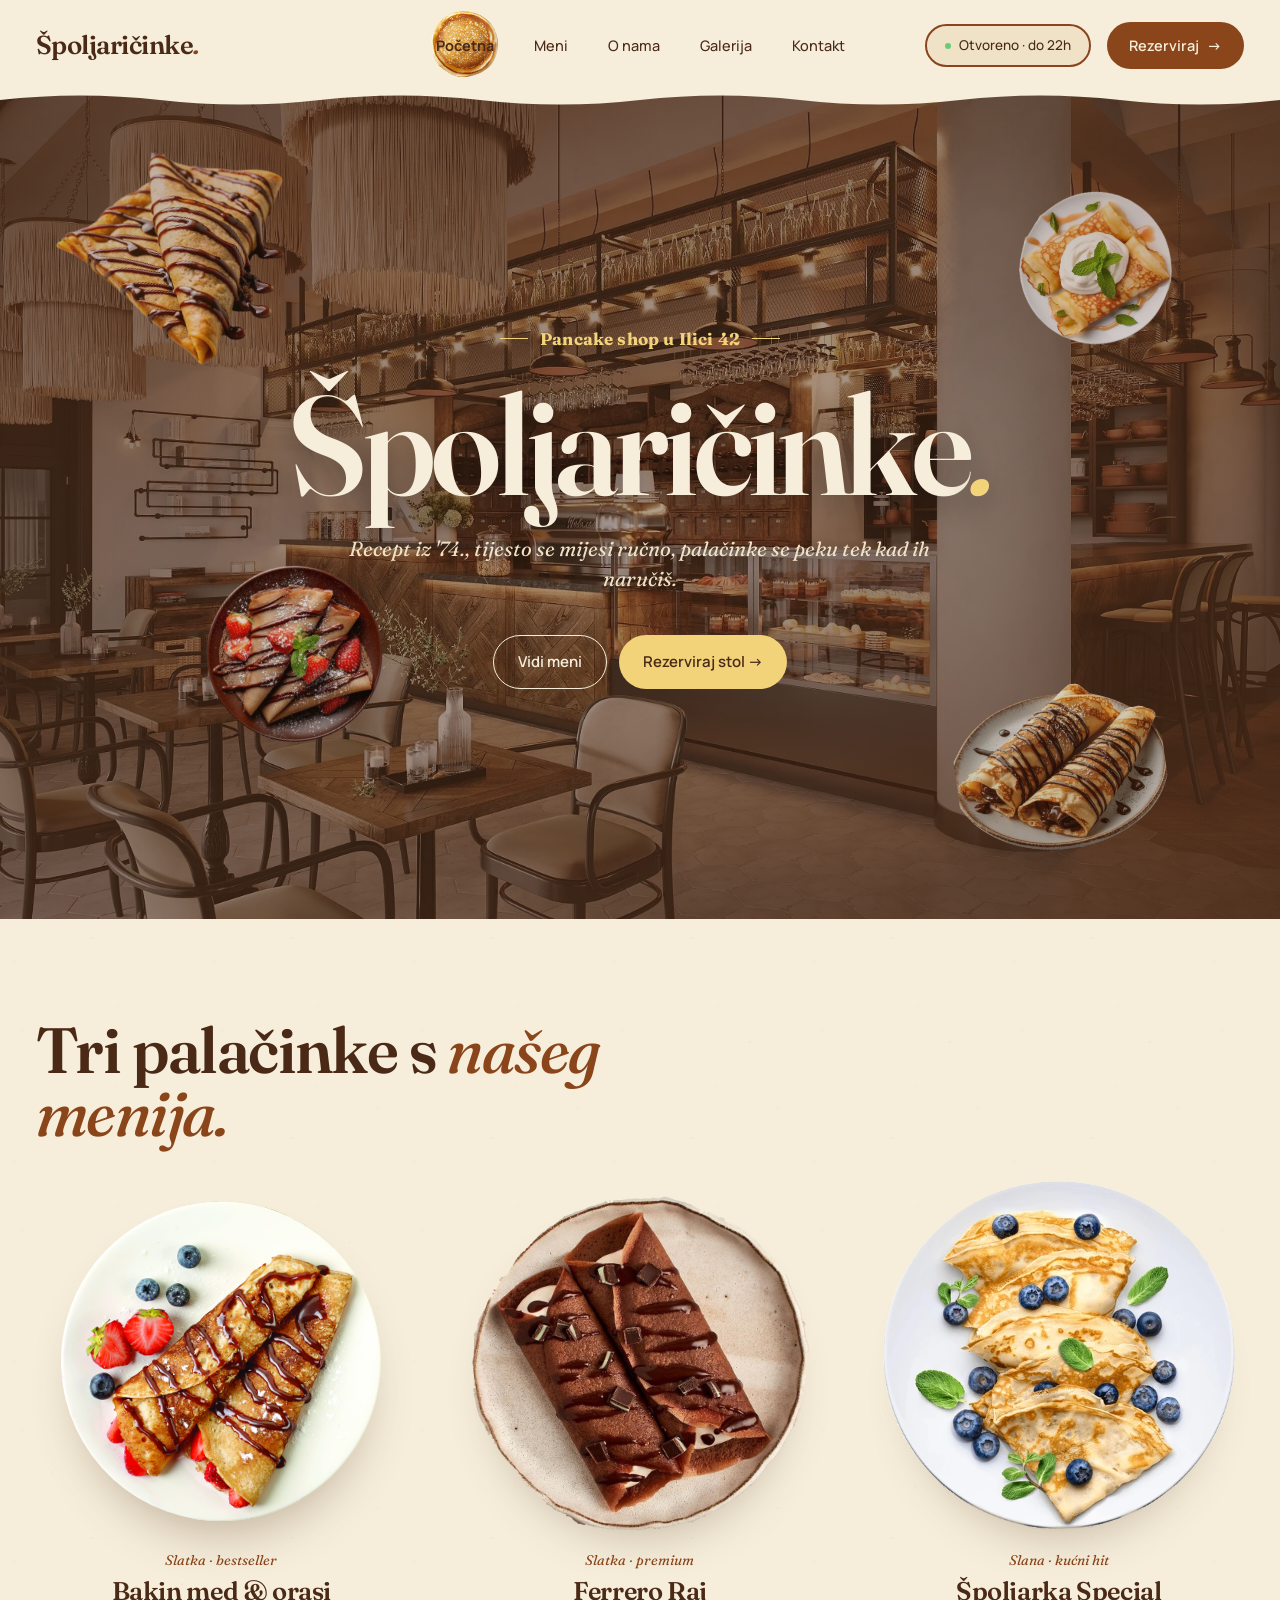
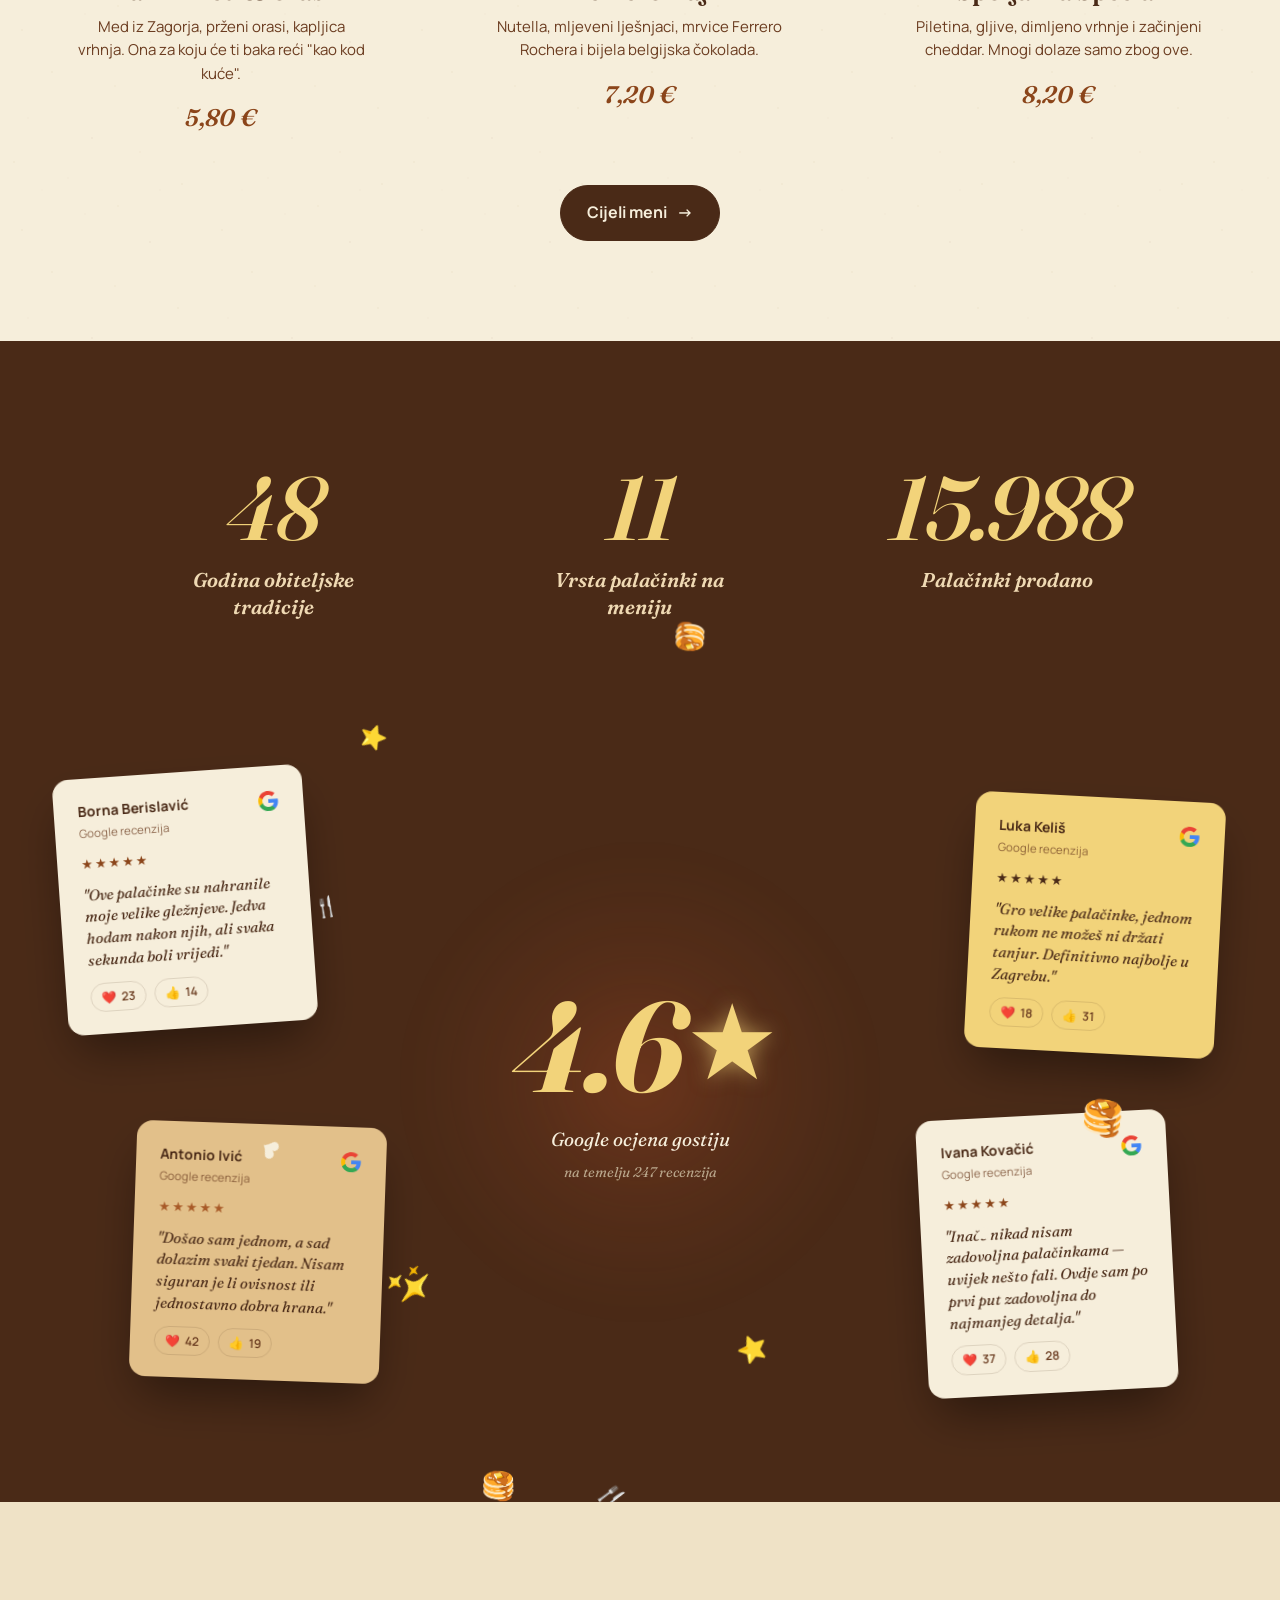
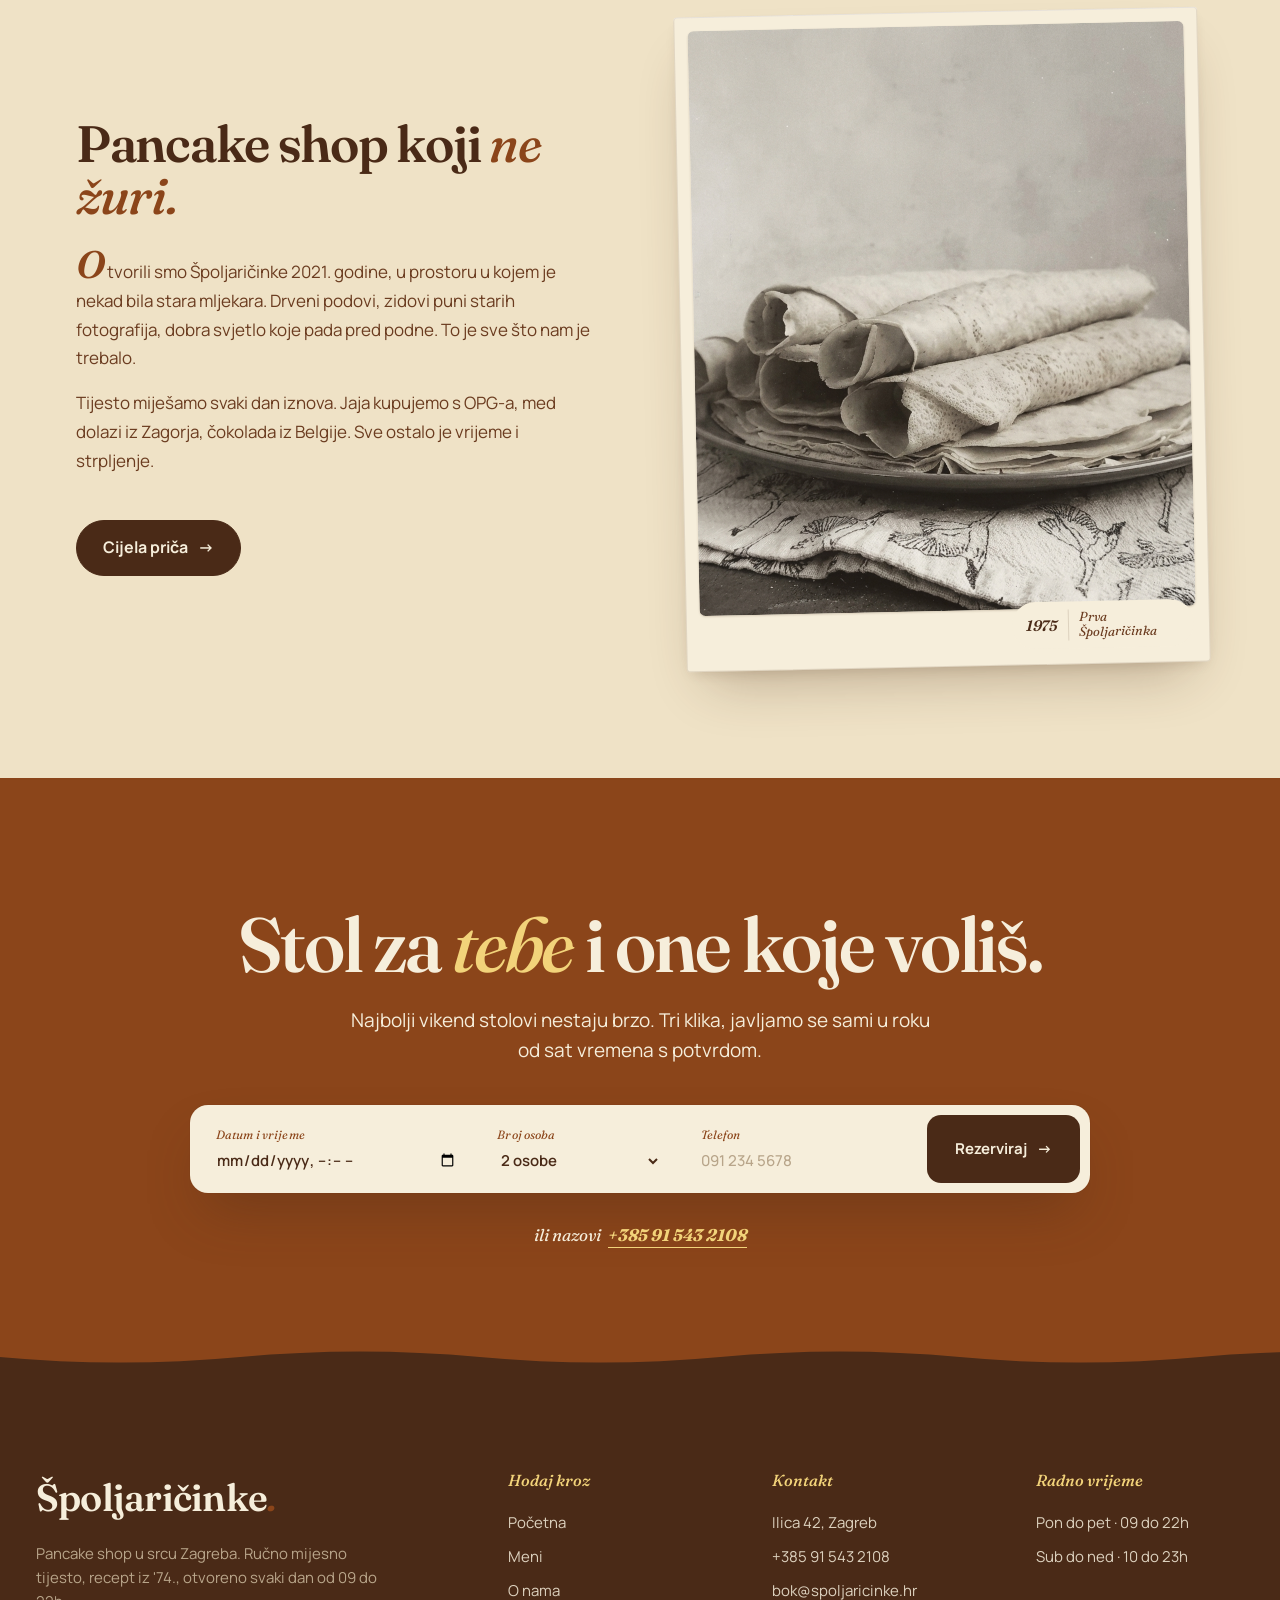
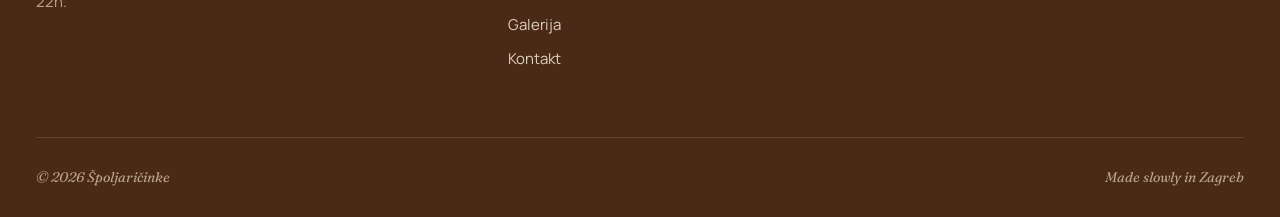
<file: index.html>
<!DOCTYPE html>
<html lang="hr">
<head>
  <meta charset="UTF-8" />
  <meta name="viewport" content="width=device-width, initial-scale=1.0" />
  <title>Špoljaričinke · Pancake shop u Ilici 42</title>
  <link rel="preconnect" href="https://fonts.googleapis.com">
  <link rel="preconnect" href="https://fonts.gstatic.com" crossorigin>
  <link href="https://fonts.googleapis.com/css2?family=Manrope:wght@400;500;600;700&family=Fraunces:ital,opsz,wght@0,9..144,400;0,9..144,500;0,9..144,600;0,9..144,700;1,9..144,500;1,9..144,600&display=swap" rel="stylesheet">
  <link rel="stylesheet" href="style.css" />
</head>
<body>

  <div class="fork-cursor" aria-hidden="true">🍴</div>

  <nav class="main">
    <a href="index.html" class="brand">Špoljaričinke<i>.</i></a>
    <ul class="menu">
      <li><a href="index.html" class="on">Početna</a></li>
      <li><a href="meni.html">Meni</a></li>
      <li><a href="o-nama.html">O nama</a></li>
      <li><a href="galerija.html">Galerija</a></li>
      <li><a href="kontakt.html">Kontakt</a></li>
    </ul>
    <div class="nav-right">
      <span class="nav-status"><span class="dot"></span><span class="status-text">Otvoreno · 09 do 22h</span></span>
      <a href="kontakt.html" class="book">Rezerviraj <span class="arr">→</span></a>
      <button class="hamburger" id="hamburger" aria-label="Otvori izbornik" aria-expanded="false"><span></span><span></span></button>
    </div>
  </nav>
  <div class="mobile-nav" id="mobile-nav" aria-hidden="true">
    <nav class="mobile-nav-links">
      <a href="index.html">Početna</a>
      <a href="meni.html">Meni</a>
      <a href="o-nama.html">O nama</a>
      <a href="galerija.html">Galerija</a>
      <a href="kontakt.html">Kontakt</a>
    </nav>
    <a href="kontakt.html" class="btn mobile-nav-cta">Rezerviraj stol →</a>
    <span class="mobile-nav-status"><span class="dot"></span><span class="status-text">Otvoreno · 09 do 22h</span></span>
  </div>

  <!-- HERO — centered spread -->
  <section class="hero">
    <img class="float p1" src="slike/hero-pg1.png" alt="">
    <img class="float p2" src="slike/hero-pg2.png" alt="">
    <img class="float p3" src="slike/hero-pg3.png" alt="">
    <img class="float p4" src="slike/hero-pg4.png" alt="">

    <div class="hero-content">
      <span class="hero-eyebrow">Pancake shop u Ilici 42</span>
      <h1 class="hero-title">Špoljaričinke<i>.</i></h1>
      <p class="hero-sub">Recept iz '74., tijesto se mijesi ručno, palačinke se peku tek kad ih naručiš.</p>
      <div class="hero-actions">
        <a href="meni.html" class="btn btn-ghost">Vidi meni</a>
        <a href="kontakt.html" class="btn btn-primary">Rezerviraj stol →</a>
      </div>
    </div>
  </section>

  <!-- TODAY (3 featured dishes) -->
  <section class="today">
    <div class="section-head fade-up">
      <h2>Tri palačinke s <i>našeg menija.</i></h2>
    </div>

    <div class="plates fade-up">
      <!-- Replace placeholder with <img loading="lazy" class="plate-img" src="plates/p1.png" alt=""> when ready -->
      <article class="plate">
        <div class="plate-circle">
          <img loading="lazy" class="plate-img" src="slike/palacinka1.png" alt="Bakin med i orasi">
        </div>
        <span class="plate-cat">Slatka · bestseller</span>
        <h3 class="plate-name">Bakin med &amp; orasi</h3>
        <p class="plate-desc">Med iz Zagorja, prženi orasi, kapljica vrhnja. Ona za koju će ti baka reći "kao kod kuće".</p>
        <span class="plate-price">5,80 €</span>
      </article>

      <article class="plate">
        <div class="plate-circle">
          <img loading="lazy" class="plate-img" src="slike/palacinka2.png" alt="Ferrero Raj">
        </div>
        <span class="plate-cat">Slatka · premium</span>
        <h3 class="plate-name">Ferrero Raj</h3>
        <p class="plate-desc">Nutella, mljeveni lješnjaci, mrvice Ferrero Rochera i bijela belgijska čokolada.</p>
        <span class="plate-price">7,20 €</span>
      </article>

      <article class="plate">
        <div class="plate-circle">
          <img loading="lazy" class="plate-img" src="slike/PALACINKA3.png" alt="Špoljarka Special">
        </div>
        <span class="plate-cat">Slana · kućni hit</span>
        <h3 class="plate-name">Špoljarka Special</h3>
        <p class="plate-desc">Piletina, gljive, dimljeno vrhnje i začinjeni cheddar. Mnogi dolaze samo zbog ove.</p>
        <span class="plate-price">8,20 €</span>
      </article>
    </div>

    <div class="today-foot fade-up">
      <a href="meni.html" class="see-all">Cijeli meni <span>→</span></a>
    </div>
  </section>

  <!-- STATS + RATING COLLAGE -->
  <section class="stats">
    <div class="stats-inner">
      <div class="stat fade-up">
        <span class="stat-num" id="stat-years">52</span>
        <span class="stat-label">Godina obiteljske tradicije</span>
      </div>
      <div class="stat fade-up">
        <span class="stat-num" id="stat-types">14</span>
        <span class="stat-label">Vrsta palačinki na meniju</span>
      </div>
      <div class="stat fade-up">
        <span class="stat-num counter" id="counter" data-start="40127">40.127</span>
        <span class="stat-label">Palačinki prodano</span>
      </div>
    </div>

    <div class="rating-block" id="rating-block">
      <div class="review review-1" data-rot="-4">
        <div class="rev-header">
          <div><span class="reviewer">Borna Berislavić</span><span class="rev-source">Google recenzija</span></div>
          <svg class="rev-g" viewBox="0 0 24 24" xmlns="http://www.w3.org/2000/svg"><path d="M22.56 12.25c0-.78-.07-1.53-.2-2.25H12v4.26h5.92c-.26 1.37-1.04 2.53-2.21 3.31v2.77h3.57c2.08-1.92 3.28-4.74 3.28-8.09z" fill="#4285F4"/><path d="M12 23c2.97 0 5.46-.98 7.28-2.66l-3.57-2.77c-.98.66-2.23 1.06-3.71 1.06-2.86 0-5.29-1.93-6.16-4.53H2.18v2.84C3.99 20.53 7.7 23 12 23z" fill="#34A853"/><path d="M5.84 14.09c-.22-.66-.35-1.36-.35-2.09s.13-1.43.35-2.09V7.07H2.18C1.43 8.55 1 10.22 1 12s.43 3.45 1.18 4.93l2.85-2.22.81-.62z" fill="#FBBC05"/><path d="M12 5.38c1.62 0 3.06.56 4.21 1.64l3.15-3.15C17.45 2.09 14.97 1 12 1 7.7 1 3.99 3.47 2.18 7.07l3.66 2.84c.87-2.6 3.3-4.53 6.16-4.53z" fill="#EA4335"/></svg>
        </div>
        <div class="stars">★★★★★</div>
        <p>"Ove palačinke su nahranile moje velike gležnjeve. Jedva hodam nakon njih, ali svaka sekunda boli vrijedi."</p>
        <div class="rev-reactions">
          <button class="rev-react" aria-label="Sviđa mi se">❤️ <span>23</span></button>
          <button class="rev-react" aria-label="Korisno">👍 <span>14</span></button>
        </div>
      </div>
      <div class="review review-2" data-rot="3">
        <div class="rev-header">
          <div><span class="reviewer">Luka Keliš</span><span class="rev-source">Google recenzija</span></div>
          <svg class="rev-g" viewBox="0 0 24 24" xmlns="http://www.w3.org/2000/svg"><path d="M22.56 12.25c0-.78-.07-1.53-.2-2.25H12v4.26h5.92c-.26 1.37-1.04 2.53-2.21 3.31v2.77h3.57c2.08-1.92 3.28-4.74 3.28-8.09z" fill="#4285F4"/><path d="M12 23c2.97 0 5.46-.98 7.28-2.66l-3.57-2.77c-.98.66-2.23 1.06-3.71 1.06-2.86 0-5.29-1.93-6.16-4.53H2.18v2.84C3.99 20.53 7.7 23 12 23z" fill="#34A853"/><path d="M5.84 14.09c-.22-.66-.35-1.36-.35-2.09s.13-1.43.35-2.09V7.07H2.18C1.43 8.55 1 10.22 1 12s.43 3.45 1.18 4.93l2.85-2.22.81-.62z" fill="#FBBC05"/><path d="M12 5.38c1.62 0 3.06.56 4.21 1.64l3.15-3.15C17.45 2.09 14.97 1 12 1 7.7 1 3.99 3.47 2.18 7.07l3.66 2.84c.87-2.6 3.3-4.53 6.16-4.53z" fill="#EA4335"/></svg>
        </div>
        <div class="stars">★★★★★</div>
        <p>"Gro velike palačinke, jednom rukom ne možeš ni držati tanjur. Definitivno najbolje u Zagrebu."</p>
        <div class="rev-reactions">
          <button class="rev-react" aria-label="Sviđa mi se">❤️ <span>18</span></button>
          <button class="rev-react" aria-label="Korisno">👍 <span>31</span></button>
        </div>
      </div>

      <div class="rating-center">
        <span class="rating-num"><span id="rating-value">0.0</span><span class="star">★</span></span>
        <div class="rating-label">Google ocjena gostiju</div>
        <div class="rating-sub">na temelju 247 recenzija</div>
      </div>

      <div class="review review-3" data-rot="2">
        <div class="rev-header">
          <div><span class="reviewer">Antonio Ivić</span><span class="rev-source">Google recenzija</span></div>
          <svg class="rev-g" viewBox="0 0 24 24" xmlns="http://www.w3.org/2000/svg"><path d="M22.56 12.25c0-.78-.07-1.53-.2-2.25H12v4.26h5.92c-.26 1.37-1.04 2.53-2.21 3.31v2.77h3.57c2.08-1.92 3.28-4.74 3.28-8.09z" fill="#4285F4"/><path d="M12 23c2.97 0 5.46-.98 7.28-2.66l-3.57-2.77c-.98.66-2.23 1.06-3.71 1.06-2.86 0-5.29-1.93-6.16-4.53H2.18v2.84C3.99 20.53 7.7 23 12 23z" fill="#34A853"/><path d="M5.84 14.09c-.22-.66-.35-1.36-.35-2.09s.13-1.43.35-2.09V7.07H2.18C1.43 8.55 1 10.22 1 12s.43 3.45 1.18 4.93l2.85-2.22.81-.62z" fill="#FBBC05"/><path d="M12 5.38c1.62 0 3.06.56 4.21 1.64l3.15-3.15C17.45 2.09 14.97 1 12 1 7.7 1 3.99 3.47 2.18 7.07l3.66 2.84c.87-2.6 3.3-4.53 6.16-4.53z" fill="#EA4335"/></svg>
        </div>
        <div class="stars">★★★★★</div>
        <p>"Došao sam jednom, a sad dolazim svaki tjedan. Nisam siguran je li ovisnost ili jednostavno dobra hrana."</p>
        <div class="rev-reactions">
          <button class="rev-react" aria-label="Sviđa mi se">❤️ <span>42</span></button>
          <button class="rev-react" aria-label="Korisno">👍 <span>19</span></button>
        </div>
      </div>
      <div class="review review-4" data-rot="-3">
        <div class="rev-header">
          <div><span class="reviewer">Ivana Kovačić</span><span class="rev-source">Google recenzija</span></div>
          <svg class="rev-g" viewBox="0 0 24 24" xmlns="http://www.w3.org/2000/svg"><path d="M22.56 12.25c0-.78-.07-1.53-.2-2.25H12v4.26h5.92c-.26 1.37-1.04 2.53-2.21 3.31v2.77h3.57c2.08-1.92 3.28-4.74 3.28-8.09z" fill="#4285F4"/><path d="M12 23c2.97 0 5.46-.98 7.28-2.66l-3.57-2.77c-.98.66-2.23 1.06-3.71 1.06-2.86 0-5.29-1.93-6.16-4.53H2.18v2.84C3.99 20.53 7.7 23 12 23z" fill="#34A853"/><path d="M5.84 14.09c-.22-.66-.35-1.36-.35-2.09s.13-1.43.35-2.09V7.07H2.18C1.43 8.55 1 10.22 1 12s.43 3.45 1.18 4.93l2.85-2.22.81-.62z" fill="#FBBC05"/><path d="M12 5.38c1.62 0 3.06.56 4.21 1.64l3.15-3.15C17.45 2.09 14.97 1 12 1 7.7 1 3.99 3.47 2.18 7.07l3.66 2.84c.87-2.6 3.3-4.53 6.16-4.53z" fill="#EA4335"/></svg>
        </div>
        <div class="stars">★★★★★</div>
        <p>"Inače nikad nisam zadovoljna palačinkama — uvijek nešto fali. Ovdje sam po prvi put zadovoljna do najmanjeg detalja."</p>
        <div class="rev-reactions">
          <button class="rev-react" aria-label="Sviđa mi se">❤️ <span>37</span></button>
          <button class="rev-react" aria-label="Korisno">👍 <span>28</span></button>
        </div>
      </div>
    </div>
  </section>

  <!-- STORY PREVIEW -->
  <section class="story">
    <div class="story-text fade-up">
      <h2>Pancake shop koji <i>ne žuri.</i></h2>
      <p>Otvorili smo Špoljaričinke 2021. godine, u prostoru u kojem je nekad bila stara mljekara. Drveni podovi, zidovi puni starih fotografija, dobra svjetlo koje pada pred podne. To je sve što nam je trebalo.</p>
      <p>Tijesto miješamo svaki dan iznova. Jaja kupujemo s OPG-a, med dolazi iz Zagorja, čokolada iz Belgije. Sve ostalo je vrijeme i strpljenje.</p>
      <a href="o-nama.html" class="see-all story-cta">Cijela priča <span>→</span></a>
    </div>

    <div class="story-media fade-up">
      <div class="story-photo">
        <img src="slike/prva-palacinka.png" alt="Prva Špoljaričinka, 1975." style="width:100%;height:100%;object-fit:cover;border-radius:6px;">
        <div class="photo-stamp" aria-hidden="true">
          <span class="stamp-year">1975</span>
          <span class="stamp-label">Prva Špoljaričinka</span>
        </div>
      </div>
    </div>
  </section>

  <!-- CTA — inline reservation -->
  <section class="cta">
    <div class="cta-inner">

      <h2 class="fade-up">Stol za <i>tebe</i> i one koje voliš.</h2>
      <p class="fade-up">Najbolji vikend stolovi nestaju brzo. Tri klika, javljamo se sami u roku od sat vremena s potvrdom.</p>

      <form class="quick-form fade-up" onsubmit="handleQuickBook(event)" novalidate>
        <div class="qf-row">
          <div class="qf-field">
            <label for="qf-date">Datum i vrijeme</label>
            <input type="datetime-local" id="qf-date" required>
          </div>
          <div class="qf-field">
            <label for="qf-people">Broj osoba</label>
            <select id="qf-people">
              <option>1 osoba</option>
              <option selected>2 osobe</option>
              <option>3 osobe</option>
              <option>4 osobe</option>
              <option>5+ osoba</option>
            </select>
          </div>
          <div class="qf-field">
            <label for="qf-phone">Telefon</label>
            <input type="tel" id="qf-phone" placeholder="091 234 5678" required>
          </div>
          <button type="submit" class="qf-submit">
            Rezerviraj
            <span class="qf-arr" aria-hidden="true">→</span>
          </button>
        </div>
        <div class="qf-success" role="status" aria-live="polite">
          ✓ Hvala! Javljamo ti se uskoro s potvrdom.
        </div>
      </form>

      <div class="cta-alt fade-up">
        ili nazovi <a href="tel:+385915432108">+385 91 543 2108</a>
      </div>
    </div>
  </section>

  <!-- FOOTER -->
  <footer>
    <div class="foot-grid">
      <div>
        <div class="foot-brand">Špoljaričinke<i>.</i></div>
        <p class="foot-tag">Pancake shop u srcu Zagreba. Ručno mijesno tijesto, recept iz '74., otvoreno svaki dan od 09 do 22h.</p>
      </div>
      <div class="foot-col">
        <h4>Hodaj kroz</h4>
        <a href="index.html">Početna</a>
        <a href="meni.html">Meni</a>
        <a href="o-nama.html">O nama</a>
        <a href="galerija.html">Galerija</a>
        <a href="kontakt.html">Kontakt</a>
      </div>
      <div class="foot-col">
        <h4>Kontakt</h4>
        <p>Ilica 42, Zagreb</p>
        <p>+385 91 543 2108</p>
        <p>bok@spoljaricinke.hr</p>
      </div>
      <div class="foot-col">
        <h4>Radno vrijeme</h4>
        <p>Pon do pet · 09 do 22h</p>
        <p>Sub do ned · 10 do 23h</p>
      </div>
    </div>
    <div class="foot-bottom">
      <span>© 2026 Špoljaričinke</span>
      <span>Made slowly in Zagreb</span>
    </div>
  </footer>

  <script>
    // Fork cursor — 1:1 follow + pop animation on plate enter
    (function () {
      const fork = document.querySelector('.fork-cursor');
      const plates = document.querySelectorAll('.plate-circle');
      if (!fork || !plates.length) return;

      function setPos(x, y) {
        fork.style.transform = `translate(${x}px, ${y}px) translate(-50%, -55%)`;
      }

      document.addEventListener('mousemove', (e) => setPos(e.clientX, e.clientY));

      plates.forEach(plate => {
        plate.addEventListener('mouseenter', (e) => {
          setPos(e.clientX, e.clientY);
          fork.classList.add('active');
        });
        plate.addEventListener('mouseleave', () => fork.classList.remove('active'));
      });
    })();

    // Inline reservation form submit
    function handleQuickBook(e) {
      e.preventDefault();
      const form = e.target;
      const success = form.querySelector('.qf-success');
      const date = form.querySelector('#qf-date');
      const phone = form.querySelector('#qf-phone');

      if (!date.value || !phone.value) {
        if (!date.value) date.focus();
        else phone.focus();
        return;
      }

      success.classList.add('show');
      form.querySelector('.qf-submit').disabled = true;
      form.querySelector('.qf-submit').textContent = '✓ Poslano';

      setTimeout(() => {
        form.reset();
        success.classList.remove('show');
        const btn = form.querySelector('.qf-submit');
        btn.disabled = false;
        btn.innerHTML = 'Rezerviraj <span class="qf-arr" aria-hidden="true">→</span>';
      }, 4500);
    }

    // Scroll reveals
    const io = new IntersectionObserver((entries) => {
      entries.forEach(e => {
        if (e.isIntersecting) {
          e.target.classList.add('in');
          io.unobserve(e.target);
        }
      });
    }, { threshold: 0.12, rootMargin: '0px 0px -60px 0px' });
    document.querySelectorAll('.fade-up').forEach(el => io.observe(el));

    // Rating count-up + reviews explode from center
    (function () {
      const ratingBlock = document.getElementById('rating-block');
      if (!ratingBlock) return;
      const reduced = window.matchMedia('(prefers-reduced-motion: reduce)').matches;

      function animateRating() {
        const el = document.getElementById('rating-value');
        if (!el) return;
        if (reduced) { el.textContent = '4.9'; return; }
        const target = 4.9;
        const duration = 1600;
        const start = performance.now();
        function step(now) {
          const t = Math.min((now - start) / duration, 1);
          const eased = 1 - Math.pow(1 - t, 3);
          el.textContent = (target * eased).toFixed(1);
          if (t < 1) requestAnimationFrame(step);
          else el.textContent = target.toFixed(1);
        }
        requestAnimationFrame(step);
      }

      function explode() {
        const center = ratingBlock.querySelector('.rating-center');
        const reviews = ratingBlock.querySelectorAll('.review');
        if (reduced) {
          reviews.forEach(r => {
            const rot = r.dataset.rot || 0;
            r.style.transform = `rotate(${rot}deg)`;
            r.style.opacity = '1';
            r.classList.add('placed');
          });
          return;
        }
        const centerRect = center.getBoundingClientRect();
        const cx = centerRect.left + centerRect.width / 2;
        const cy = centerRect.top + centerRect.height / 2;

        reviews.forEach((review, i) => {
          const r = review.getBoundingClientRect();
          const rx = r.left + r.width / 2;
          const ry = r.top + r.height / 2;
          const dx = cx - rx;
          const dy = cy - ry;
          const rot = review.dataset.rot || 0;

          // Initial: at center, scale 0, no rotation
          review.style.transition = 'none';
          review.style.transform = `translate(${dx}px, ${dy}px) scale(0.2) rotate(0deg)`;
          review.style.opacity = '0';
          void review.offsetWidth;

          // Trigger explode after stagger
          setTimeout(() => {
            review.style.transition =
              'transform 1100ms cubic-bezier(0.34, 1.42, 0.56, 1), opacity 480ms ease-out';
            review.style.transform = `translate(0, 0) scale(1) rotate(${rot}deg)`;
            review.style.opacity = '1';
            setTimeout(() => {
              review.classList.add('placed');
              review.style.transition = '';
              review.style.transform = `rotate(${rot}deg)`;
            }, 1120);
          }, 220 + i * 90);
        });

        // Emoji burst
        const emojis = ['🥞','❤️','⭐','🍴','🥞','✨','❤️','🍴','⭐','🥞','✨','🍴'];
        emojis.forEach((emoji, i) => {
          const el = document.createElement('span');
          el.className = 'emoji-particle';
          el.textContent = emoji;
          ratingBlock.appendChild(el);

          const angle = (i / emojis.length) * 360 + (Math.random() * 24 - 12);
          const dist  = 280 + Math.random() * 200;
          const rad   = angle * Math.PI / 180;
          const tx    = Math.cos(rad) * dist;
          const ty    = Math.sin(rad) * dist;
          const rot   = Math.random() * 360 - 180;
          const scale = 0.7 + Math.random() * 0.7;
          const delay = 280 + i * 55 + Math.random() * 80;
          const dur   = 700 + Math.random() * 400;

          el.style.transition = 'none';
          el.style.transform  = 'translate(-50%, -50%) scale(0)';
          el.style.opacity    = '0';
          void el.offsetWidth;

          setTimeout(() => {
            el.style.transition = `transform ${dur}ms cubic-bezier(0.22,1,0.36,1), opacity 280ms ease-out`;
            el.style.transform  = `translate(calc(-50% + ${tx}px), calc(-50% + ${ty}px)) scale(${scale}) rotate(${rot}deg)`;
            el.style.opacity    = '1';
            setTimeout(() => {
              el.style.transition = 'opacity 500ms ease-out';
              el.style.opacity    = '0';
              setTimeout(() => el.remove(), 550);
            }, dur + 600 + Math.random() * 300);
          }, delay);
        });
      }

      const ratingObserver = new IntersectionObserver((entries) => {
        entries.forEach(e => {
          if (e.isIntersecting) {
            animateRating();
            explode();
            ratingObserver.disconnect();
          }
        });
      }, { threshold: 0.25 });

      ratingObserver.observe(ratingBlock);
    })();

    // Stats — count-up + slot machine + live counter
    (function () {
      const statsSection = document.querySelector('.stats-inner');
      const yearEl    = document.getElementById('stat-years');
      const typeEl    = document.getElementById('stat-types');
      const counterEl = document.getElementById('counter');
      if (!statsSection) return;

      const fmt = x => x.toLocaleString('hr-HR');
      let animated = false;

      function countUp(el, target, duration, format, onDone) {
        const t0 = performance.now();
        function step(now) {
          const t = Math.min((now - t0) / duration, 1);
          const e = 1 - Math.pow(1 - t, 3);
          el.textContent = format ? format(Math.round(target * e)) : Math.round(target * e);
          if (t < 1) requestAnimationFrame(step);
          else { el.textContent = format ? format(target) : target; onDone && onDone(); }
        }
        requestAnimationFrame(step);
      }

      function slotMachine(el, target) {
        const nums   = [47, 8, 31, 23, 7, 16, 29, 19, 11, 17, 13, 12, 14];
        const delays = [60, 60, 65, 65, 70, 75, 85, 100, 130, 175, 230, 320, 500];
        let i = 0;
        function next() {
          el.textContent = nums[i];
          if (++i < nums.length) setTimeout(next, delays[i - 1]);
          else el.textContent = target;
        }
        next();
      }

      function startLiveTick(n) {
        function tick() {
          n += 1;
          counterEl.textContent = fmt(n);
          counterEl.classList.remove('tick');
          void counterEl.offsetWidth;
          counterEl.classList.add('tick');
          setTimeout(tick, 45000 + Math.random() * 60000);
        }
        setTimeout(tick, 12000);
      }

      function animate() {
        if (animated) return;
        animated = true;
        if (yearEl)    { yearEl.textContent = '0'; countUp(yearEl, 52, 1600); }
        if (typeEl)    setTimeout(() => { typeEl.textContent = '0'; slotMachine(typeEl, 14); }, 260);
        if (counterEl) {
          const target = parseInt(counterEl.dataset.start, 10);
          counterEl.textContent = '0';
          setTimeout(() => countUp(counterEl, target, 2400, fmt, () => startLiveTick(target)), 520);
        }
      }

      const ob = new IntersectionObserver(entries => {
        if (entries[0].isIntersecting) { animate(); ob.disconnect(); }
      }, { threshold: 0.4 });
      ob.observe(statsSection);
    })();
  </script>

  <script>
    document.querySelectorAll('.rev-react').forEach(btn => {
      btn.addEventListener('click', () => {
        const count = btn.querySelector('span');
        const active = btn.classList.toggle('active');
        count.textContent = parseInt(count.textContent) + (active ? 1 : -1);
      });
    });
  </script>
  <script src="nav.js"></script>
</body>
</html>
</file>
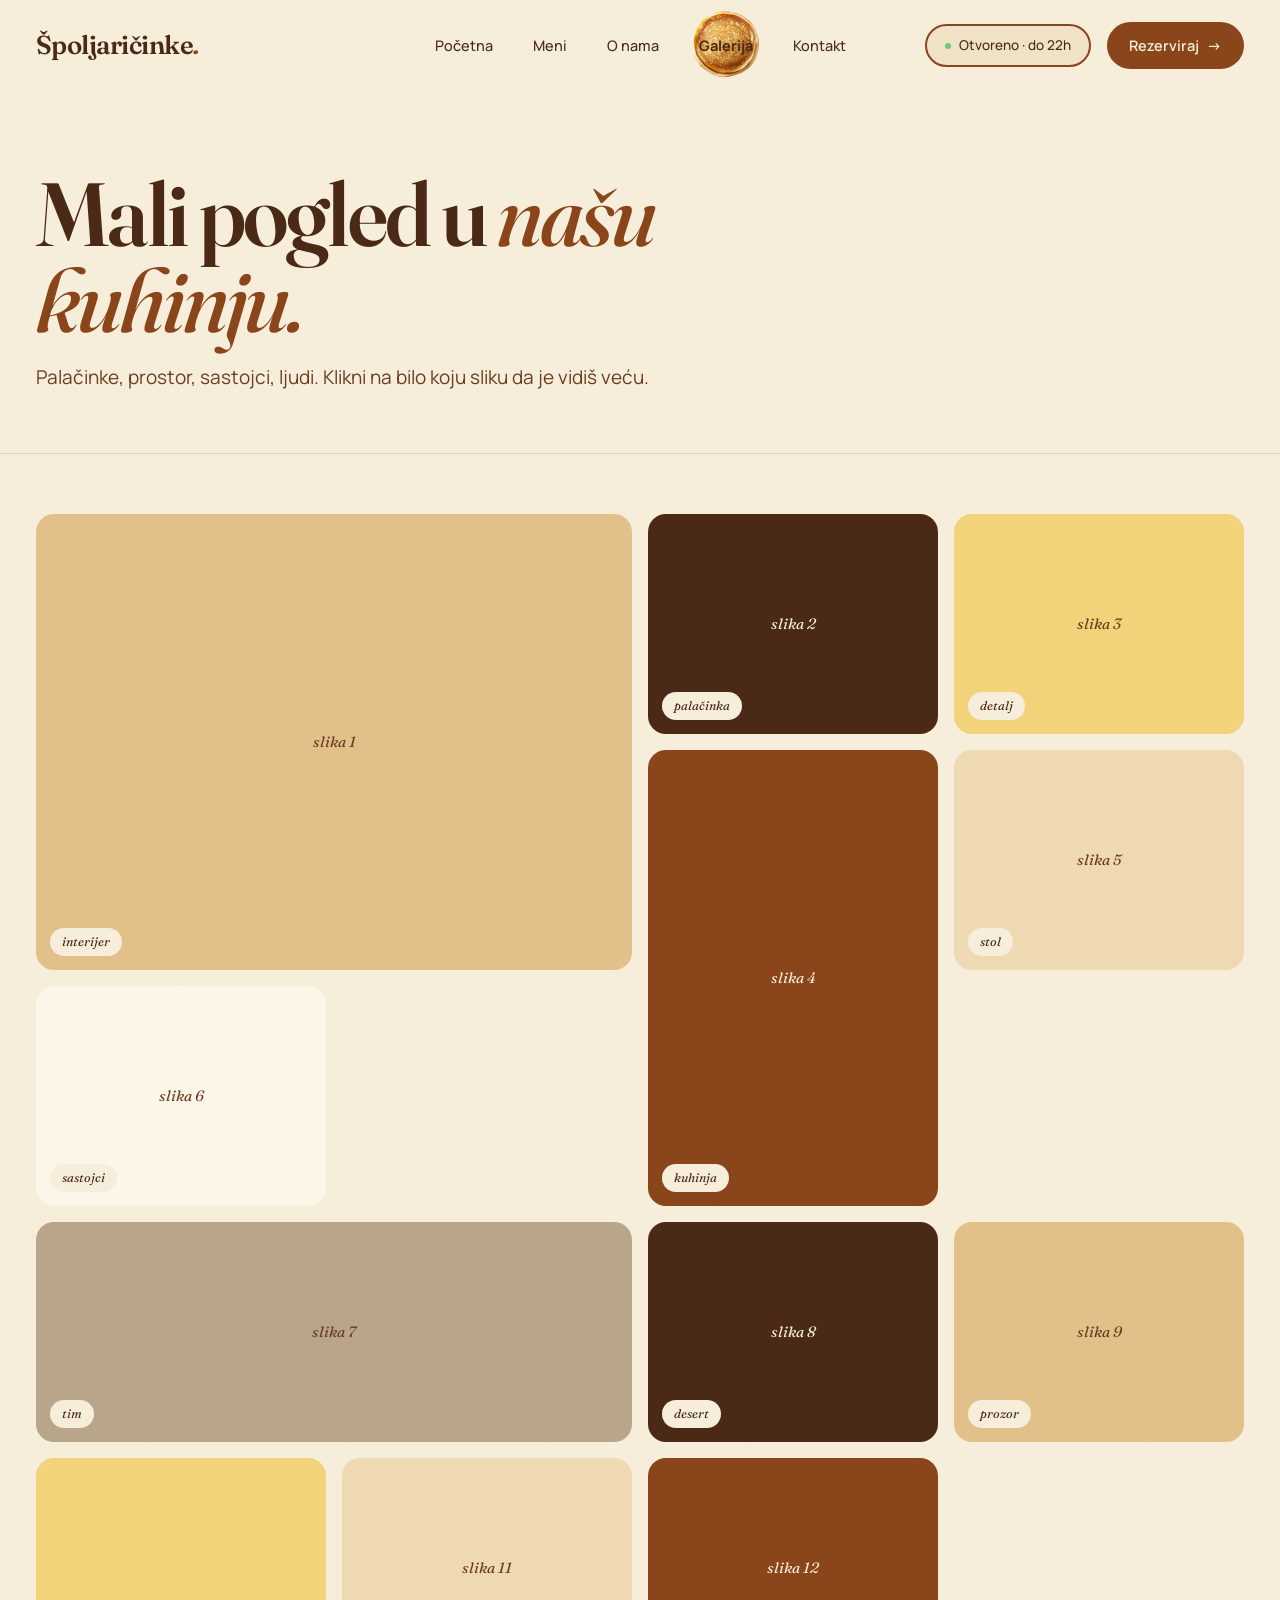
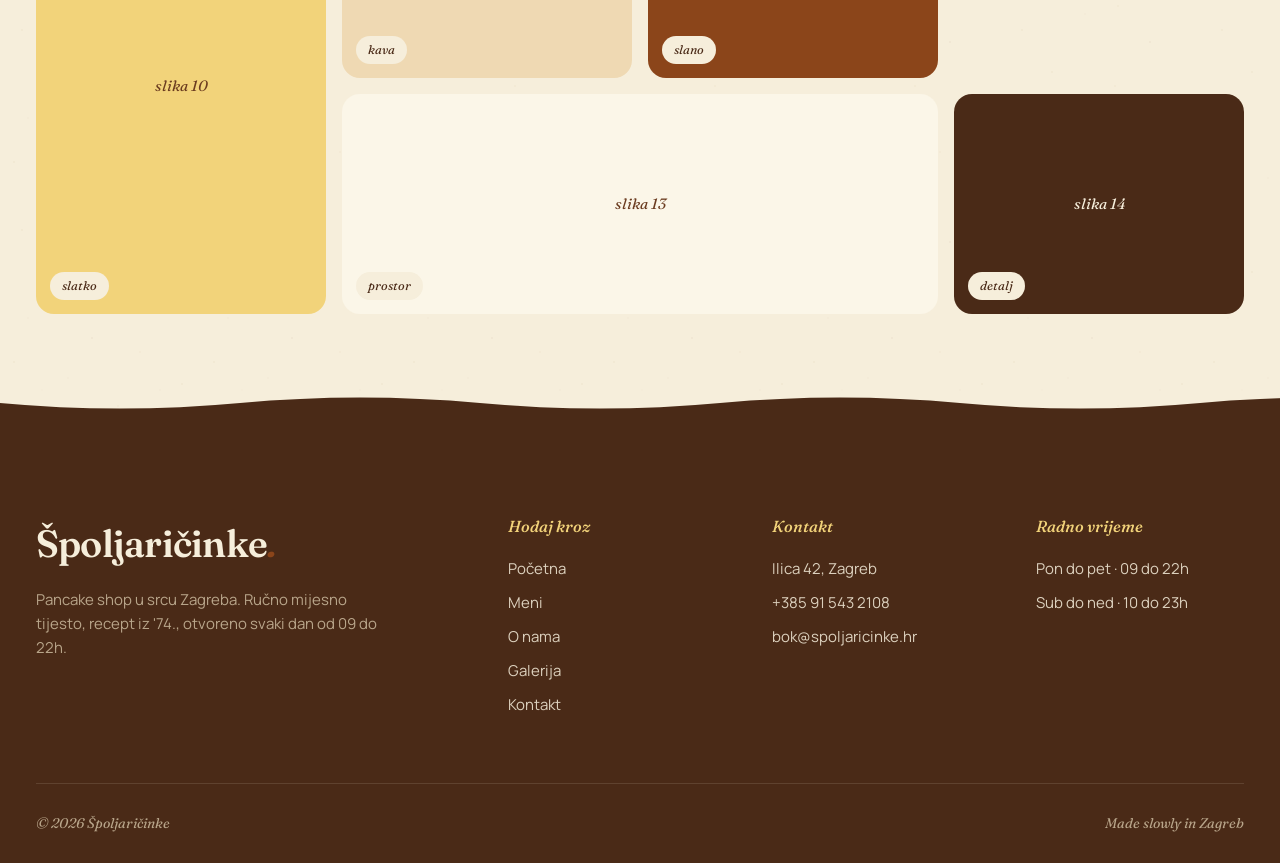
<file: galerija.html>
<!DOCTYPE html>
<html lang="hr">
<head>
  <meta charset="UTF-8" />
  <meta name="viewport" content="width=device-width, initial-scale=1.0" />
  <title>Galerija · Špoljaričinke</title>
  <link rel="preconnect" href="https://fonts.googleapis.com">
  <link rel="preconnect" href="https://fonts.gstatic.com" crossorigin>
  <link href="https://fonts.googleapis.com/css2?family=Manrope:wght@400;500;600;700&family=Fraunces:ital,opsz,wght@0,9..144,400;0,9..144,500;0,9..144,600;0,9..144,700;1,9..144,500;1,9..144,600&display=swap" rel="stylesheet">
  <link rel="stylesheet" href="style.css" />
</head>
<body>

  <nav class="main">
    <a href="index.html" class="brand">Špoljaričinke<i>.</i></a>
    <ul class="menu">
      <li><a href="index.html">Početna</a></li>
      <li><a href="meni.html">Meni</a></li>
      <li><a href="o-nama.html">O nama</a></li>
      <li><a href="galerija.html" class="on">Galerija</a></li>
      <li><a href="kontakt.html">Kontakt</a></li>
    </ul>
    <div class="nav-right">
      <span class="nav-status"><span class="dot"></span><span class="status-text">Otvoreno · 09 do 22h</span></span>
      <a href="kontakt.html" class="book">Rezerviraj <span class="arr">→</span></a>
      <button class="hamburger" id="hamburger" aria-label="Otvori izbornik" aria-expanded="false"><span></span><span></span></button>
    </div>
  </nav>
  <div class="mobile-nav" id="mobile-nav" aria-hidden="true">
    <nav class="mobile-nav-links">
      <a href="index.html">Početna</a>
      <a href="meni.html">Meni</a>
      <a href="o-nama.html">O nama</a>
      <a href="galerija.html">Galerija</a>
      <a href="kontakt.html">Kontakt</a>
    </nav>
    <a href="kontakt.html" class="btn mobile-nav-cta">Rezerviraj stol →</a>
    <span class="mobile-nav-status"><span class="dot"></span><span class="status-text">Otvoreno · 09 do 22h</span></span>
  </div>

  <header class="page-hero">
    <h1>Mali pogled u <i>našu kuhinju.</i></h1>
    <p>Palačinke, prostor, sastojci, ljudi. Klikni na bilo koju sliku da je vidiš veću.</p>
  </header>

  <main class="gallery-page">
    <div class="gallery-grid" id="gallery">

      <div class="gallery-item big tone-sand fade-up" data-tag="Interijer" data-caption="Veliki stol u sredini, gdje svjetlo pada pred podne.">
        <span>slika 1</span>
        <span class="gallery-tag">interijer</span>
      </div>
      <div class="gallery-item tone-ink fade-up" data-tag="Palačinka" data-caption="Ferrero Raj, svježe spremljen.">
        <span>slika 2</span>
        <span class="gallery-tag">palačinka</span>
      </div>
      <div class="gallery-item tone-butter fade-up" data-tag="Detalj" data-caption="Kapljica meda iz Zagorja.">
        <span>slika 3</span>
        <span class="gallery-tag">detalj</span>
      </div>
      <div class="gallery-item tall tone-caramel fade-up" data-tag="Kuhinja" data-caption="Tijesto miješamo svaki dan iznova.">
        <span>slika 4</span>
        <span class="gallery-tag">kuhinja</span>
      </div>
      <div class="gallery-item tone-soft fade-up" data-tag="Stol" data-caption="Drveni podovi koji škripe na pravim mjestima.">
        <span>slika 5</span>
        <span class="gallery-tag">stol</span>
      </div>
      <div class="gallery-item tone-cream fade-up" data-tag="Sastojci" data-caption="Med iz Zagorja, jaja s OPG-a.">
        <span>slika 6</span>
        <span class="gallery-tag">sastojci</span>
      </div>
      <div class="gallery-item wide tone-muted fade-up" data-tag="Tim" data-caption="Tim koji ostaje u kuhinji i nakon smjene.">
        <span>slika 7</span>
        <span class="gallery-tag">tim</span>
      </div>
      <div class="gallery-item tone-ink fade-up" data-tag="Desert" data-caption="Banana Split, kao u djetinjstvu.">
        <span>slika 8</span>
        <span class="gallery-tag">desert</span>
      </div>
      <div class="gallery-item tone-sand fade-up" data-tag="Prozor" data-caption="Pogled prema Ilici, ujutro.">
        <span>slika 9</span>
        <span class="gallery-tag">prozor</span>
      </div>
      <div class="gallery-item tall tone-butter fade-up" data-tag="Slatko" data-caption="Šumsko voće, malo šlaga, savršen ljetni tanjur.">
        <span>slika 10</span>
        <span class="gallery-tag">slatko</span>
      </div>
      <div class="gallery-item tone-soft fade-up" data-tag="Kava" data-caption="Cappuccino sa svježom pjenom.">
        <span>slika 11</span>
        <span class="gallery-tag">kava</span>
      </div>
      <div class="gallery-item tone-caramel fade-up" data-tag="Slano" data-caption="Špoljarka Special, kućni hit od prvog dana.">
        <span>slika 12</span>
        <span class="gallery-tag">slano</span>
      </div>
      <div class="gallery-item wide tone-cream fade-up" data-tag="Prostor" data-caption="Mali stolovi za one koji dolaze sami, s knjigom.">
        <span>slika 13</span>
        <span class="gallery-tag">prostor</span>
      </div>
      <div class="gallery-item tone-ink fade-up" data-tag="Detalj" data-caption="Svjetlost preko drvenih ploča stola.">
        <span>slika 14</span>
        <span class="gallery-tag">detalj</span>
      </div>

    </div>
  </main>

  <!-- LIGHTBOX -->
  <div class="lightbox" id="lightbox" role="dialog" aria-modal="true" aria-hidden="true">
    <button class="lb-close" id="lb-close" aria-label="Zatvori">✕</button>
    <button class="lb-prev" id="lb-prev" aria-label="Prethodna">←</button>
    <button class="lb-next" id="lb-next" aria-label="Sljedeća">→</button>
    <div class="lb-counter"><b id="lb-current">1</b> / <span id="lb-total">14</span></div>
    <div class="lb-stage">
      <div class="lb-image" id="lb-image"></div>
      <div class="lb-tag" id="lb-tag"></div>
      <div class="lb-caption" id="lb-caption"></div>
    </div>
  </div>

  <footer>
    <div class="foot-grid">
      <div>
        <div class="foot-brand">Špoljaričinke<i>.</i></div>
        <p class="foot-tag">Pancake shop u srcu Zagreba. Ručno mijesno tijesto, recept iz '74., otvoreno svaki dan od 09 do 22h.</p>
      </div>
      <div class="foot-col">
        <h4>Hodaj kroz</h4>
        <a href="index.html">Početna</a>
        <a href="meni.html">Meni</a>
        <a href="o-nama.html">O nama</a>
        <a href="galerija.html">Galerija</a>
        <a href="kontakt.html">Kontakt</a>
      </div>
      <div class="foot-col">
        <h4>Kontakt</h4>
        <p>Ilica 42, Zagreb</p>
        <p>+385 91 543 2108</p>
        <p>bok@spoljaricinke.hr</p>
      </div>
      <div class="foot-col">
        <h4>Radno vrijeme</h4>
        <p>Pon do pet · 09 do 22h</p>
        <p>Sub do ned · 10 do 23h</p>
      </div>
    </div>
    <div class="foot-bottom">
      <span>© 2026 Špoljaričinke</span>
      <span>Made slowly in Zagreb</span>
    </div>
  </footer>

  <script>
    // Scroll reveal
    const io = new IntersectionObserver((entries) => {
      entries.forEach((e, i) => {
        if (e.isIntersecting) {
          setTimeout(() => e.target.classList.add('in'), i * 40);
          io.unobserve(e.target);
        }
      });
    }, { threshold: 0.1, rootMargin: '0px 0px -40px 0px' });
    document.querySelectorAll('.fade-up').forEach(el => io.observe(el));

    // Lightbox
    (function () {
      const items = document.querySelectorAll('.gallery-item');
      const lb = document.getElementById('lightbox');
      if (!items.length || !lb) return;

      const lbImage = document.getElementById('lb-image');
      const lbCaption = document.getElementById('lb-caption');
      const lbTag = document.getElementById('lb-tag');
      const lbCurrent = document.getElementById('lb-current');
      const lbTotal = document.getElementById('lb-total');
      const lbClose = document.getElementById('lb-close');
      const lbPrev = document.getElementById('lb-prev');
      const lbNext = document.getElementById('lb-next');

      let currentIndex = 0;
      lbTotal.textContent = items.length;

      function update() {
        const item = items[currentIndex];
        const tag = item.dataset.tag || '';
        const caption = item.dataset.caption || '';
        const imgEl = item.querySelector('img');

        // Force reflow for re-animation
        lbImage.style.animation = 'none';
        void lbImage.offsetWidth;
        lbImage.style.animation = '';

        if (imgEl) {
          lbImage.innerHTML = `<img src="${imgEl.src}" alt="${tag}">`;
        } else {
          // Carry the tone class from original to placeholder
          const toneClass = Array.from(item.classList).find(c => c.startsWith('tone-')) || 'tone-sand';
          lbImage.innerHTML = `<div class="lb-placeholder ${toneClass}" style="width:100%;height:100%;display:flex;align-items:center;justify-content:center;background:${getComputedStyle(item).backgroundColor};color:${getComputedStyle(item).color};">[ slika ${currentIndex + 1} ]</div>`;
        }

        lbTag.textContent = tag;
        lbCaption.textContent = caption;
        lbCurrent.textContent = currentIndex + 1;
      }

      function open(i) {
        currentIndex = i;
        update();
        lb.classList.add('open');
        lb.setAttribute('aria-hidden', 'false');
        document.body.classList.add('lb-open');
        lbClose.focus();
      }

      function close() {
        lb.classList.remove('open');
        lb.setAttribute('aria-hidden', 'true');
        document.body.classList.remove('lb-open');
      }

      function prev() {
        currentIndex = (currentIndex - 1 + items.length) % items.length;
        update();
      }

      function next() {
        currentIndex = (currentIndex + 1) % items.length;
        update();
      }

      items.forEach((item, i) => {
        item.addEventListener('click', () => open(i));
      });

      lbClose.addEventListener('click', close);
      lbPrev.addEventListener('click', prev);
      lbNext.addEventListener('click', next);

      lb.addEventListener('click', (e) => {
        if (e.target === lb) close();
      });

      document.addEventListener('keydown', (e) => {
        if (!lb.classList.contains('open')) return;
        if (e.key === 'Escape') close();
        if (e.key === 'ArrowLeft') prev();
        if (e.key === 'ArrowRight') next();
      });
    })();
  </script>

  <script src="nav.js"></script>
</body>
</html>
</file>
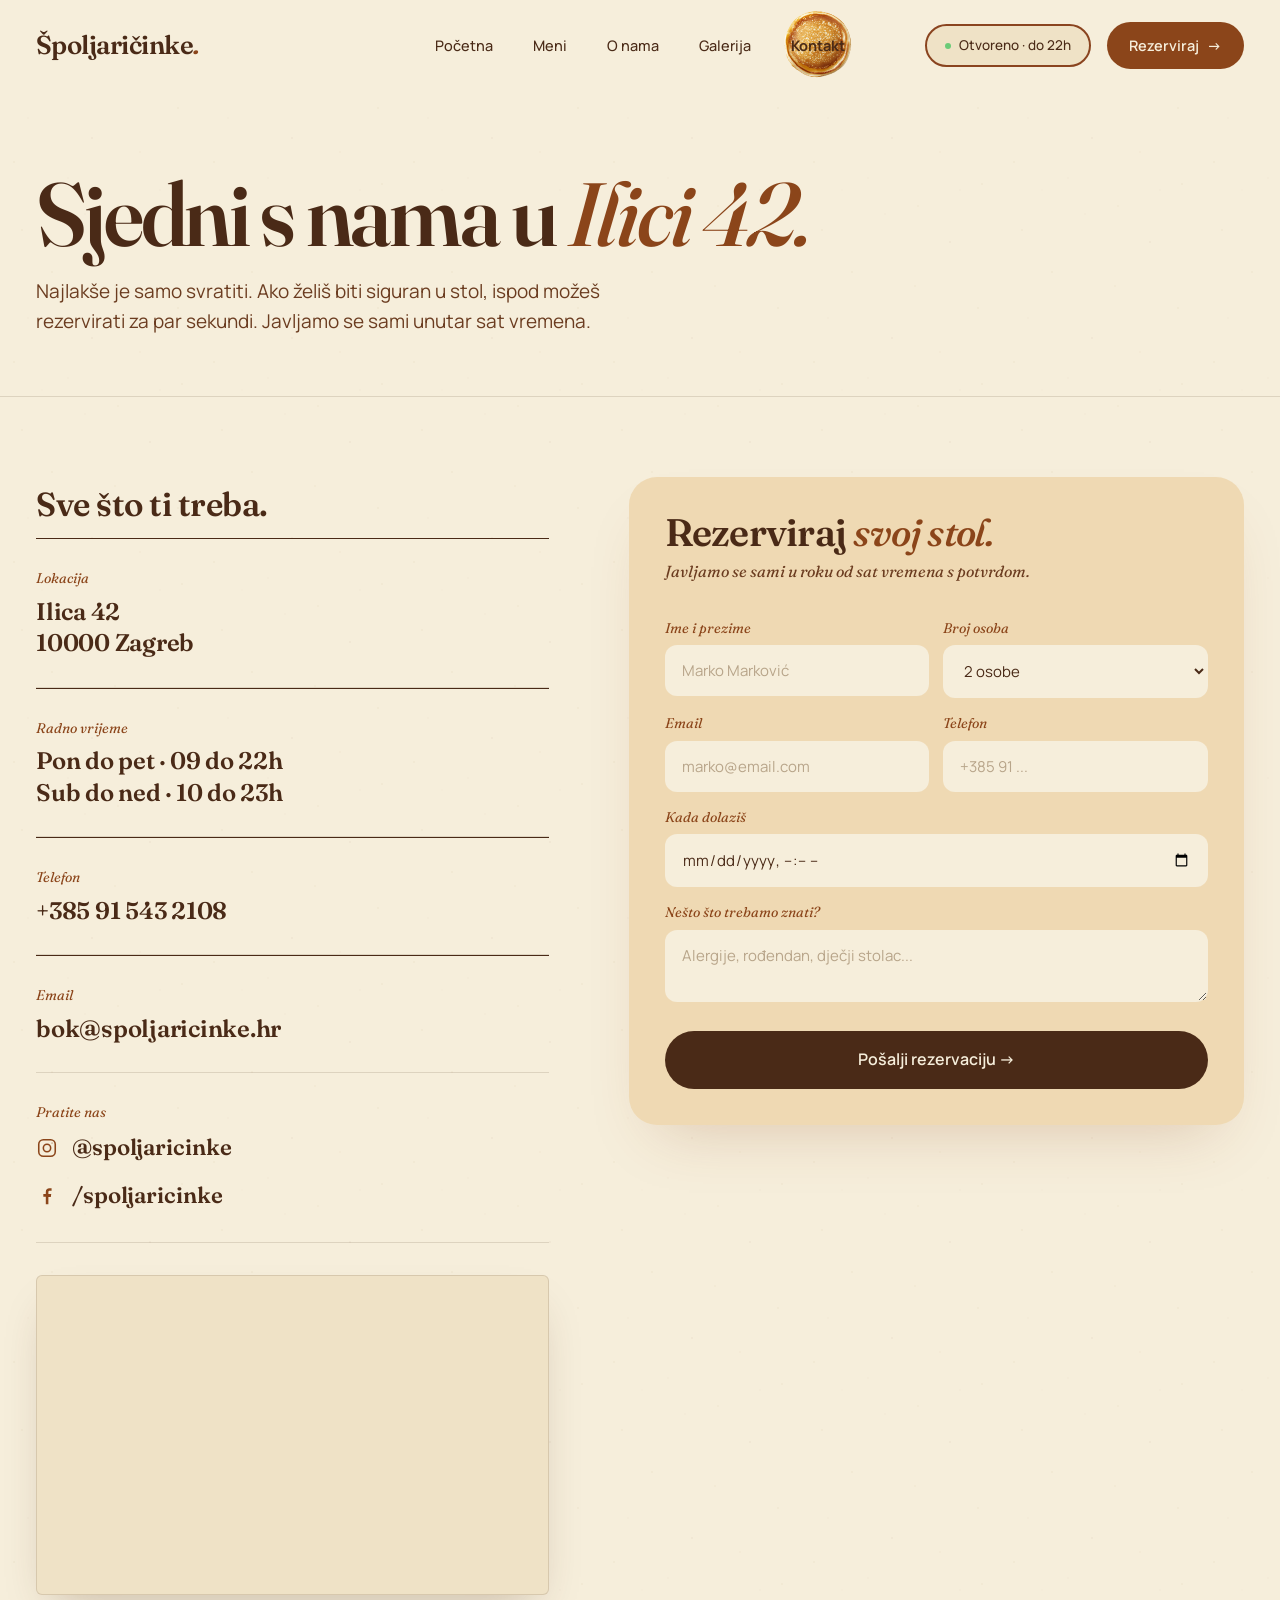
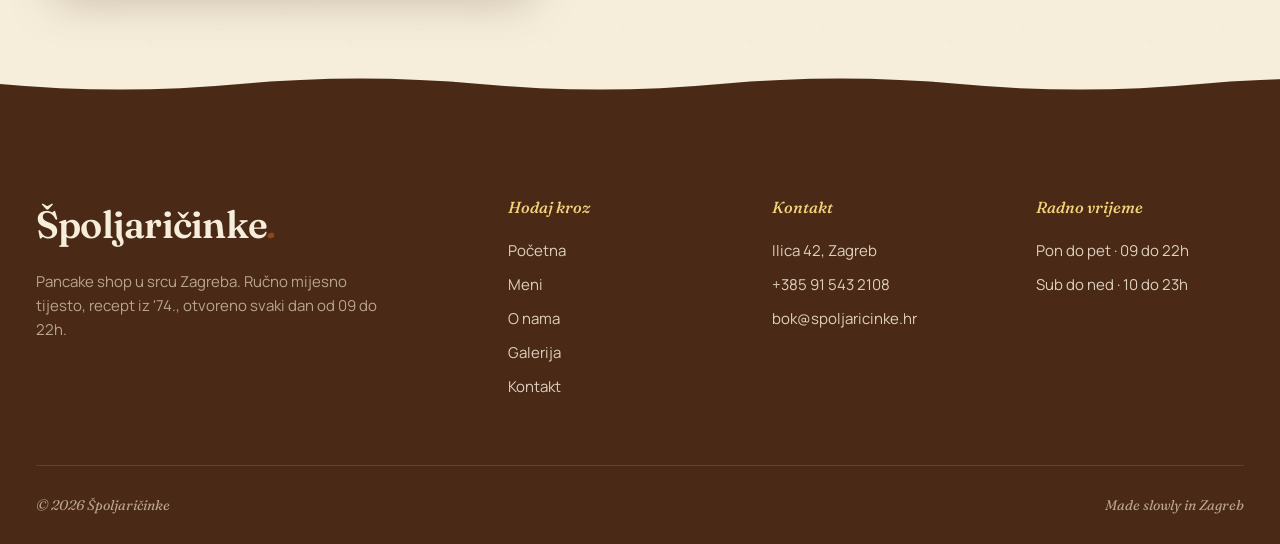
<file: kontakt.html>
<!DOCTYPE html>
<html lang="hr">
<head>
  <meta charset="UTF-8" />
  <meta name="viewport" content="width=device-width, initial-scale=1.0" />
  <title>Kontakt · Špoljaričinke</title>
  <link rel="preconnect" href="https://fonts.googleapis.com">
  <link rel="preconnect" href="https://fonts.gstatic.com" crossorigin>
  <link href="https://fonts.googleapis.com/css2?family=Manrope:wght@400;500;600;700&family=Fraunces:ital,opsz,wght@0,9..144,400;0,9..144,500;0,9..144,600;0,9..144,700;1,9..144,500;1,9..144,600&display=swap" rel="stylesheet">
  <link rel="stylesheet" href="style.css" />
</head>
<body>

  <nav class="main">
    <a href="index.html" class="brand">Špoljaričinke<i>.</i></a>
    <ul class="menu">
      <li><a href="index.html">Početna</a></li>
      <li><a href="meni.html">Meni</a></li>
      <li><a href="o-nama.html">O nama</a></li>
      <li><a href="galerija.html">Galerija</a></li>
      <li><a href="kontakt.html" class="on">Kontakt</a></li>
    </ul>
    <div class="nav-right">
      <span class="nav-status"><span class="dot"></span><span class="status-text">Otvoreno · 09 do 22h</span></span>
      <a href="#form" class="book">Rezerviraj <span class="arr">→</span></a>
    </div>
  </nav>
  <div class="mobile-nav" id="mobile-nav" aria-hidden="true">
    <nav class="mobile-nav-links">
      <a href="index.html">Početna</a>
      <a href="meni.html">Meni</a>
      <a href="o-nama.html">O nama</a>
      <a href="galerija.html">Galerija</a>
      <a href="kontakt.html">Kontakt</a>
    </nav>
    <a href="kontakt.html" class="btn mobile-nav-cta">Rezerviraj stol →</a>
    <span class="mobile-nav-status"><span class="dot"></span><span class="status-text">Otvoreno · 09 do 22h</span></span>
  </div>

  <header class="page-hero">
    <h1>Sjedni s nama u <i>Ilici 42.</i></h1>
    <p>Najlakše je samo svratiti. Ako želiš biti siguran u stol, ispod možeš rezervirati za par sekundi. Javljamo se sami unutar sat vremena.</p>
  </header>

  <main class="contact-page">

    <section class="contact-info fade-up">
      <h2>Sve što ti treba.</h2>

      <a href="https://maps.google.com" target="_blank" rel="noopener">
        <div class="contact-block">
          <span class="k">Lokacija</span>
          <span class="v">Ilica 42<br>10000 Zagreb</span>
        </div>
      </a>

      <div class="contact-block">
        <span class="k">Radno vrijeme</span>
        <span class="v">Pon do pet · 09 do 22h<br>Sub do ned · 10 do 23h</span>
      </div>

      <a href="tel:+385915432108">
        <div class="contact-block">
          <span class="k">Telefon</span>
          <span class="v">+385 91 543 2108</span>
        </div>
      </a>

      <a href="mailto:bok@spoljaricinke.hr">
        <div class="contact-block">
          <span class="k">Email</span>
          <span class="v">bok@spoljaricinke.hr</span>
        </div>
      </a>

      <div class="contact-block">
        <span class="k">Pratite nas</span>
        <div class="socials">
          <a href="https://instagram.com/spoljaricinke" target="_blank" rel="noopener" class="social">
            <svg viewBox="0 0 24 24" fill="none" stroke="currentColor" stroke-width="1.7" stroke-linecap="round" stroke-linejoin="round" aria-hidden="true">
              <rect x="3" y="3" width="18" height="18" rx="5"/>
              <circle cx="12" cy="12" r="4"/>
              <circle cx="17.5" cy="6.5" r="0.6" fill="currentColor" stroke="none"/>
            </svg>
            <span>@spoljaricinke</span>
          </a>
          <a href="https://facebook.com/spoljaricinke" target="_blank" rel="noopener" class="social">
            <svg viewBox="0 0 24 24" fill="currentColor" aria-hidden="true">
              <path d="M13.5 21v-8h2.7l.4-3.1h-3.1V7.9c0-.9.25-1.5 1.55-1.5H17V3.6c-.3-.04-1.25-.13-2.36-.13-2.34 0-3.94 1.43-3.94 4.06v2.27H8v3.1h2.7V21h2.8z"/>
            </svg>
            <span>/spoljaricinke</span>
          </a>
        </div>
      </div>

      <div class="map-embed">
        <iframe
          src="https://maps.google.com/maps?q=Ilica%2042%2C%20Zagreb&t=&z=16&ie=UTF8&iwloc=&output=embed"
          loading="lazy"
          referrerpolicy="no-referrer-when-downgrade"
          title="Špoljaričinke · Ilica 42, Zagreb"
          allowfullscreen></iframe>
      </div>
    </section>

    <section id="form" class="form-card fade-up">
      <h2>Rezerviraj <i>svoj stol.</i></h2>
      <p class="form-sub">Javljamo se sami u roku od sat vremena s potvrdom.</p>

      <form id="resv-form" onsubmit="event.preventDefault(); this.hidden=true; var s=document.getElementById('resv-success'); s.hidden=false; s.focus(); s.scrollIntoView({behavior:'smooth',block:'nearest'});">
        <div class="form-row">
          <div class="form-group">
            <label for="name">Ime i prezime</label>
            <input type="text" id="name" required placeholder="Marko Marković" />
          </div>
          <div class="form-group">
            <label for="people">Broj osoba</label>
            <select id="people">
              <option>1 osoba</option>
              <option selected>2 osobe</option>
              <option>3 osobe</option>
              <option>4 osobe</option>
              <option>5+ osoba</option>
            </select>
          </div>
        </div>

        <div class="form-row">
          <div class="form-group">
            <label for="email">Email</label>
            <input type="email" id="email" required placeholder="marko@email.com" />
          </div>
          <div class="form-group">
            <label for="phone">Telefon</label>
            <input type="tel" id="phone" placeholder="+385 91 ..." />
          </div>
        </div>

        <div class="form-group">
          <label for="date">Kada dolaziš</label>
          <input type="datetime-local" id="date" required />
        </div>

        <div class="form-group">
          <label for="message">Nešto što trebamo znati?</label>
          <textarea id="message" placeholder="Alergije, rođendan, dječji stolac..."></textarea>
        </div>

        <button type="submit" class="form-submit">Pošalji rezervaciju →</button>
      </form>

      <div id="resv-success" class="form-success" hidden tabindex="-1" role="status" aria-live="polite">
        <h3>Hvala!</h3>
        <p>Javljamo ti se uskoro s potvrdom rezervacije.</p>
      </div>
    </section>

  </main>

  <footer>
    <div class="foot-grid">
      <div>
        <div class="foot-brand">Špoljaričinke<i>.</i></div>
        <p class="foot-tag">Pancake shop u srcu Zagreba. Ručno mijesno tijesto, recept iz '74., otvoreno svaki dan od 09 do 22h.</p>
      </div>
      <div class="foot-col">
        <h4>Hodaj kroz</h4>
        <a href="index.html">Početna</a>
        <a href="meni.html">Meni</a>
        <a href="o-nama.html">O nama</a>
        <a href="galerija.html">Galerija</a>
        <a href="kontakt.html">Kontakt</a>
      </div>
      <div class="foot-col">
        <h4>Kontakt</h4>
        <p>Ilica 42, Zagreb</p>
        <p>+385 91 543 2108</p>
        <p>bok@spoljaricinke.hr</p>
      </div>
      <div class="foot-col">
        <h4>Radno vrijeme</h4>
        <p>Pon do pet · 09 do 22h</p>
        <p>Sub do ned · 10 do 23h</p>
      </div>
    </div>
    <div class="foot-bottom">
      <span>© 2026 Špoljaričinke</span>
      <span>Made slowly in Zagreb</span>
    </div>
  </footer>

  <script>
    const io = new IntersectionObserver((entries) => {
      entries.forEach(e => {
        if (e.isIntersecting) { e.target.classList.add('in'); io.unobserve(e.target); }
      });
    }, { threshold: 0.12, rootMargin: '0px 0px -60px 0px' });
    document.querySelectorAll('.fade-up').forEach(el => io.observe(el));
  </script>

  <script src="nav.js"></script>
</body>
</html>
</file>
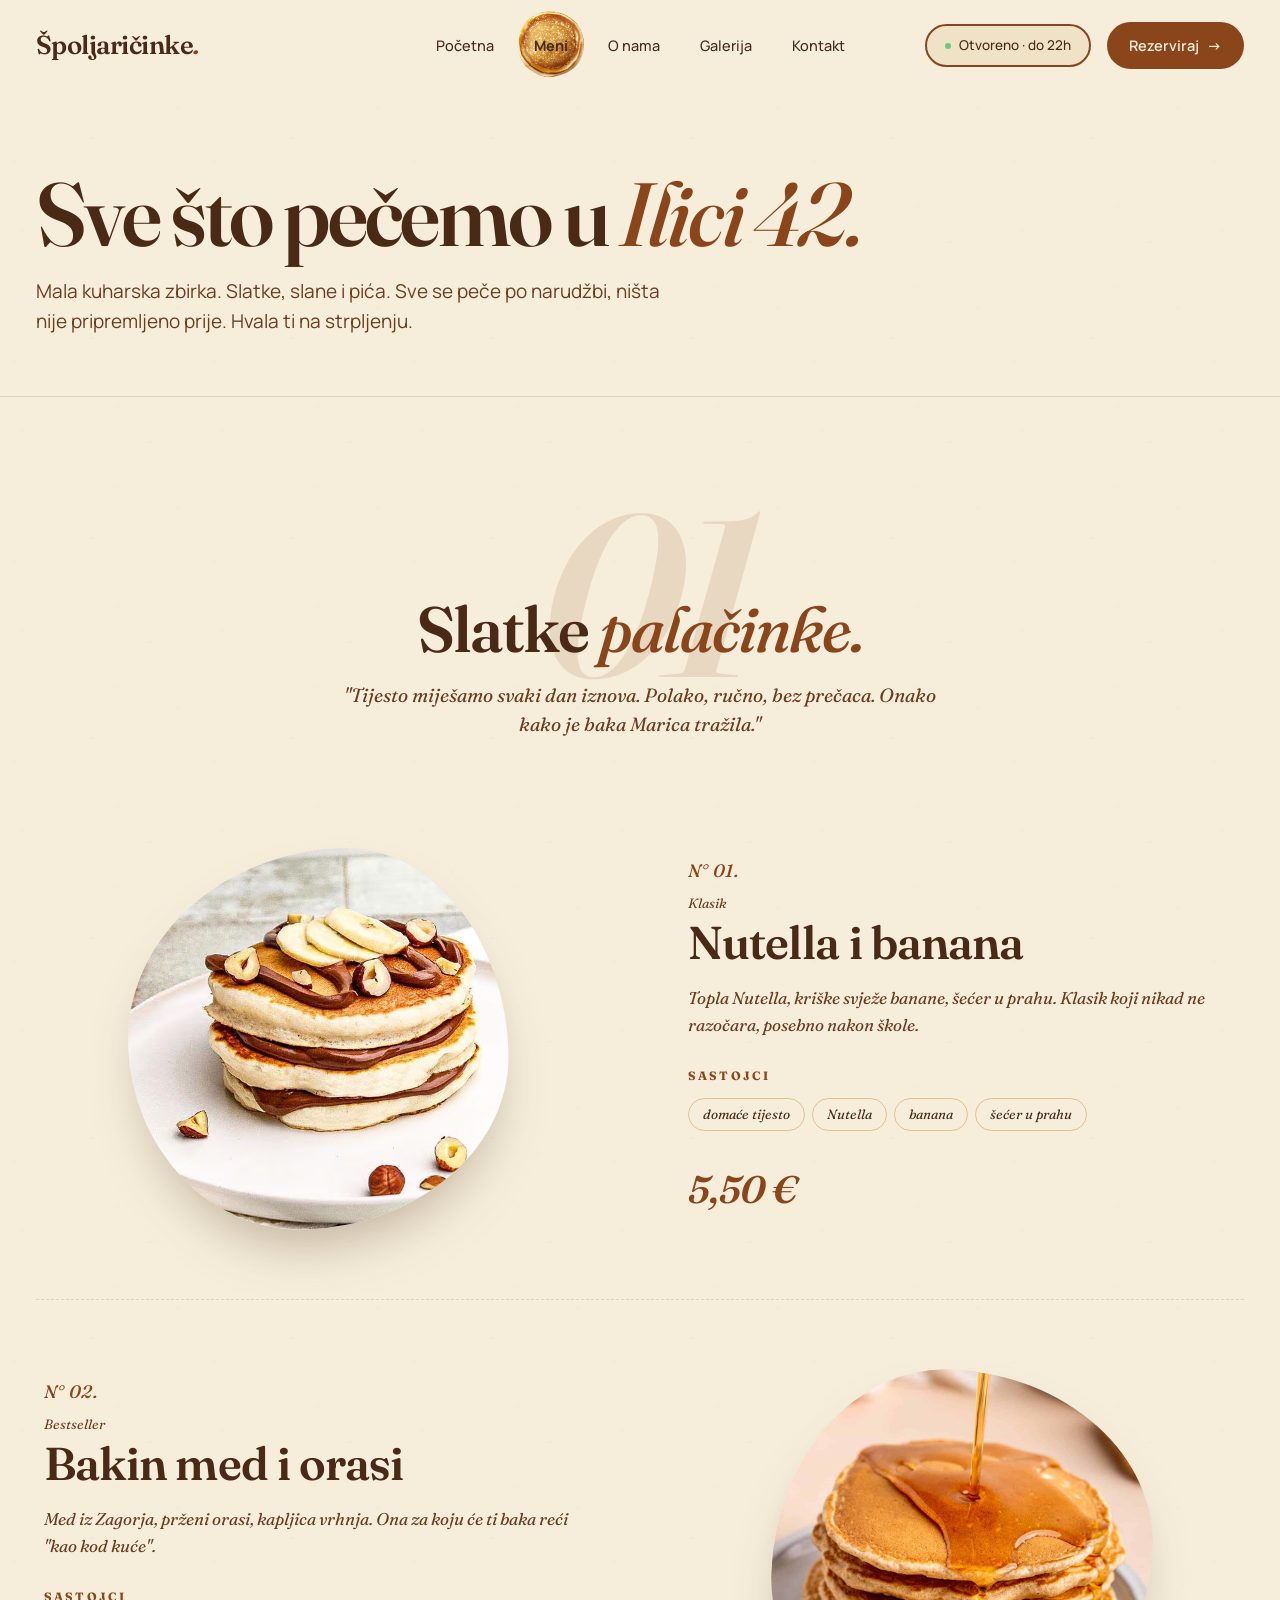
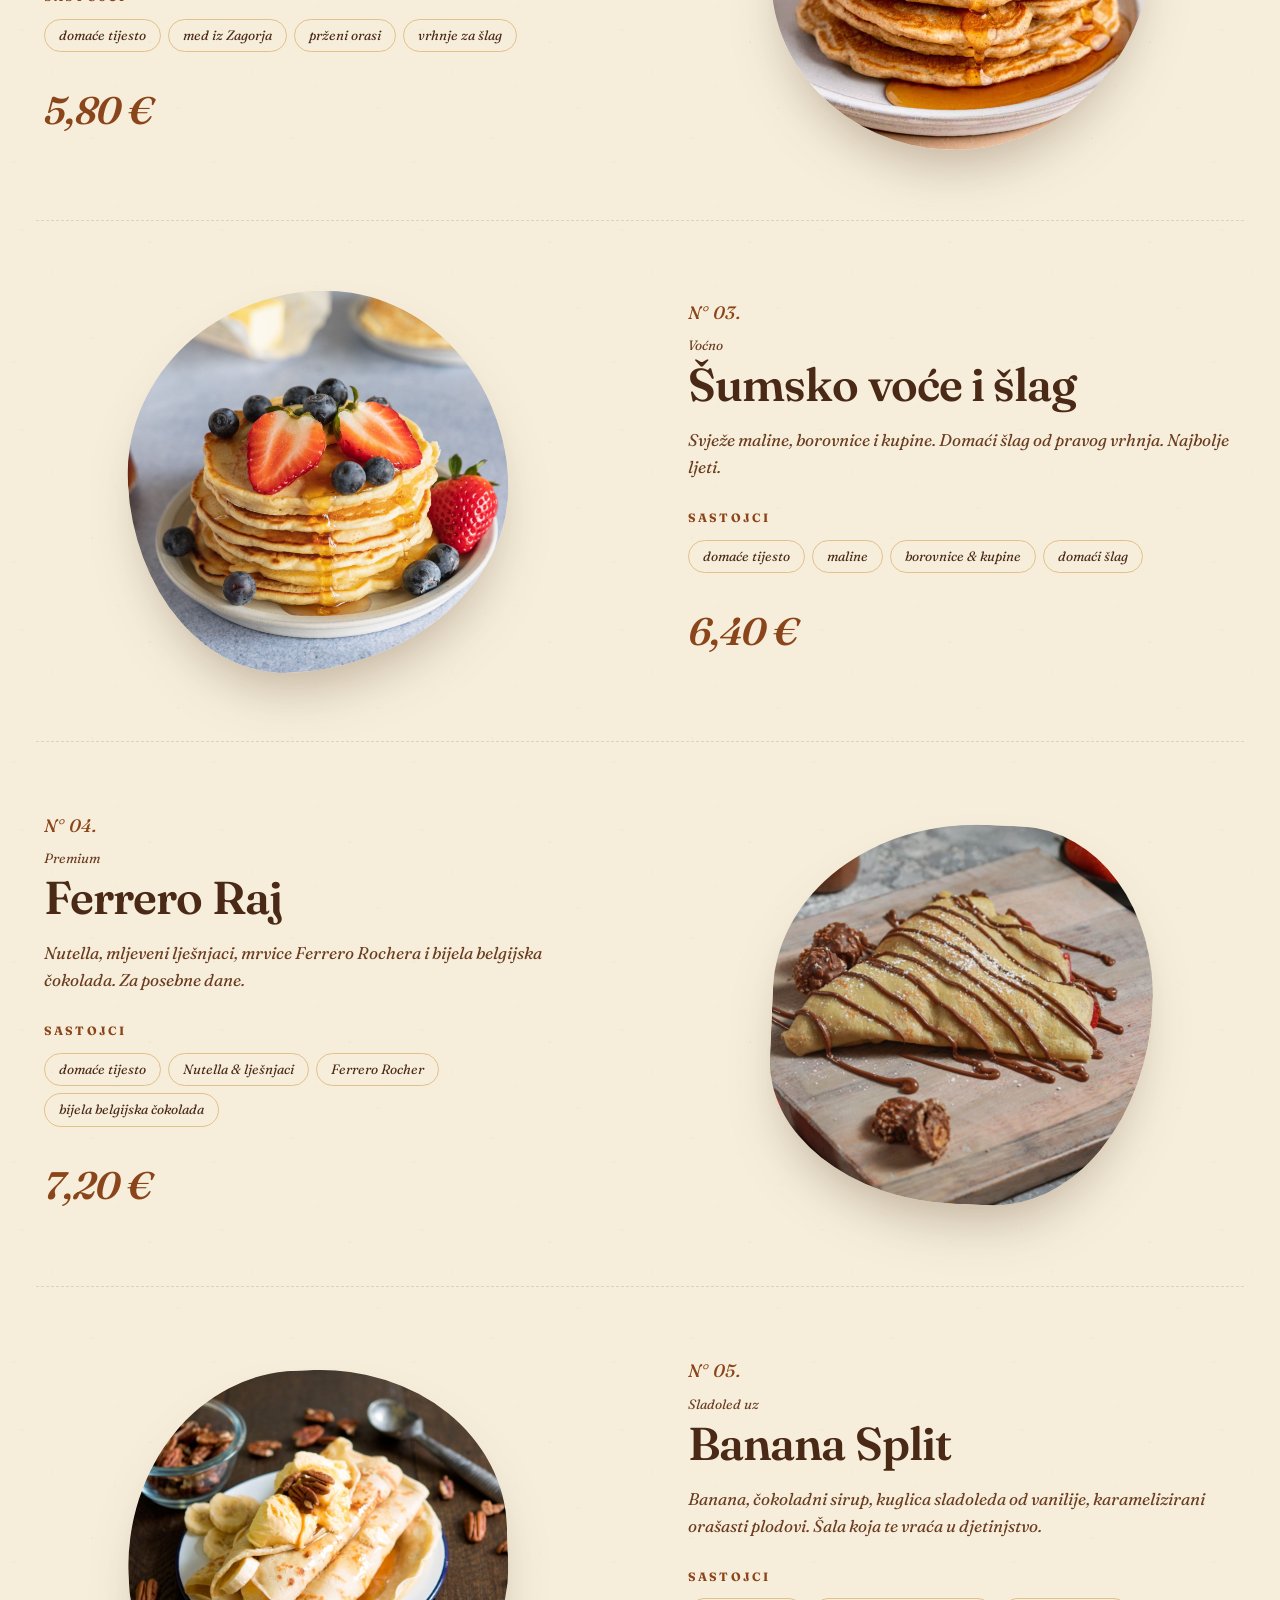
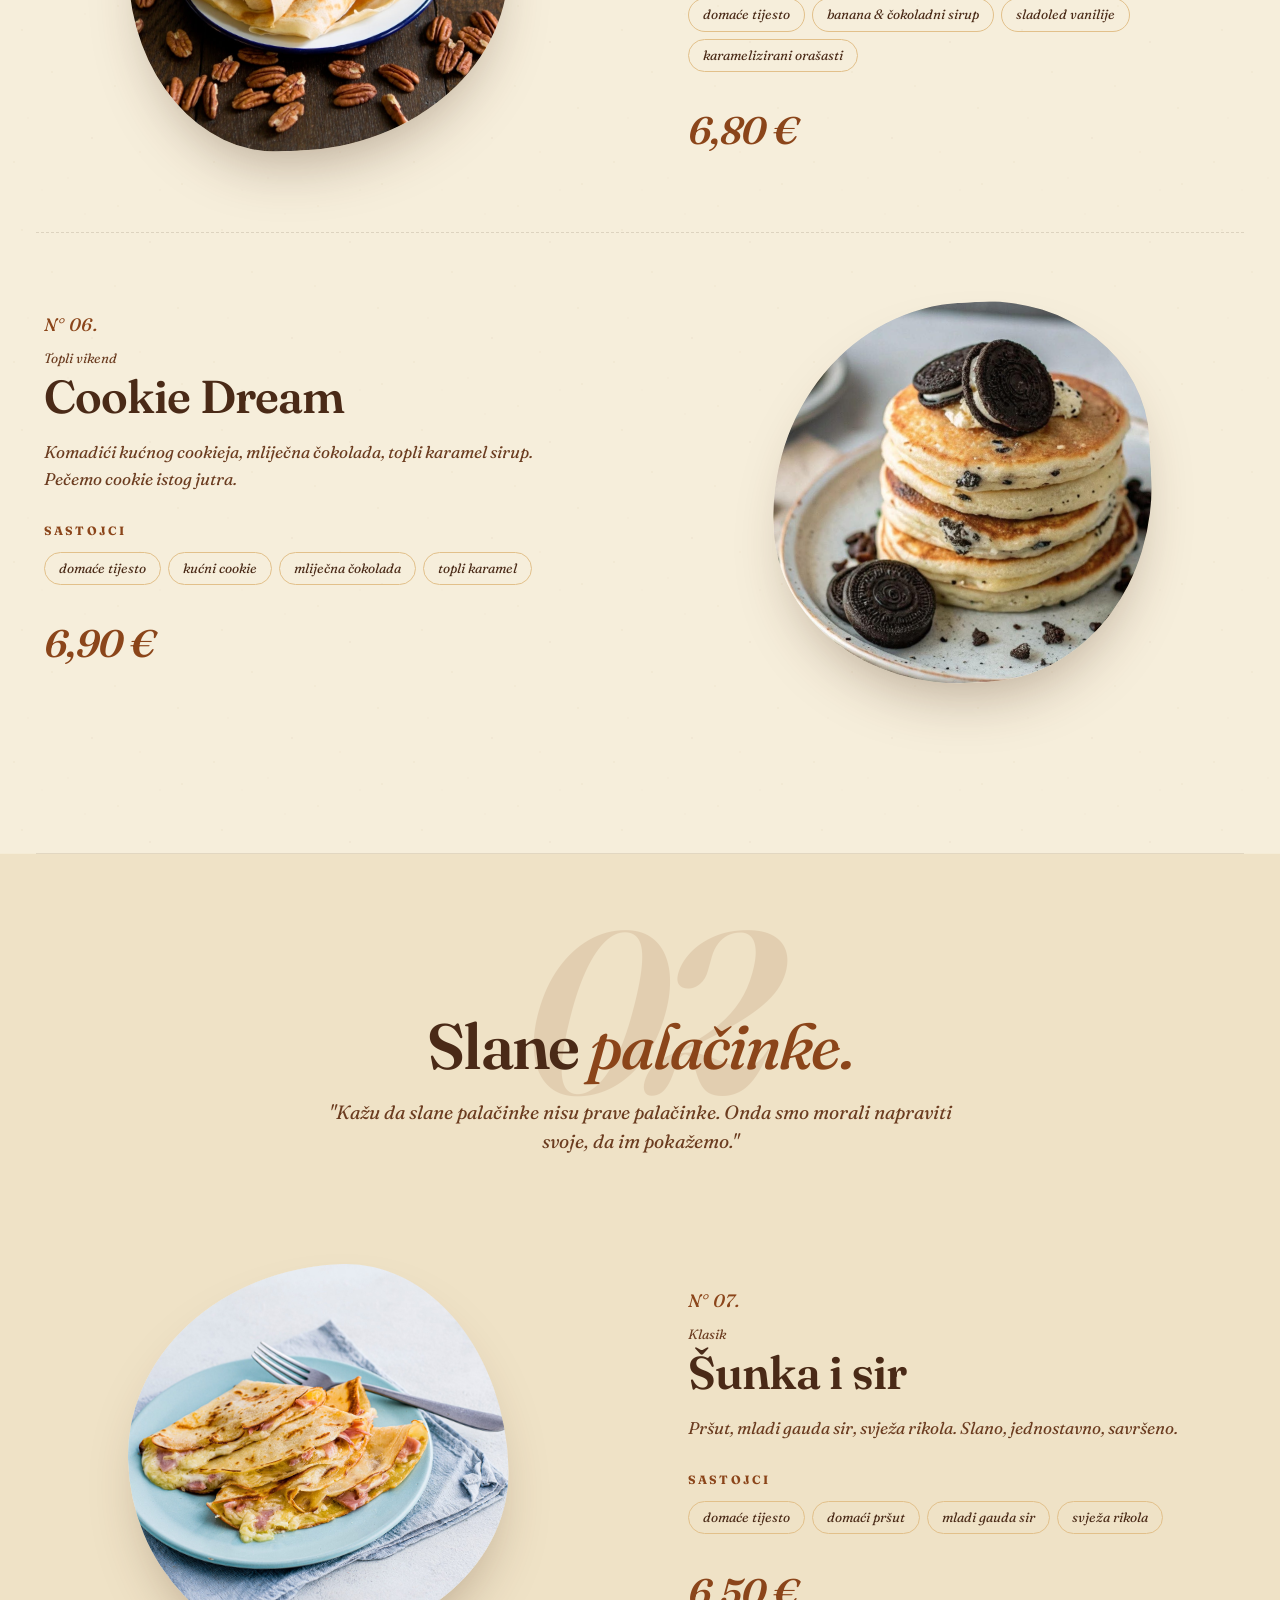
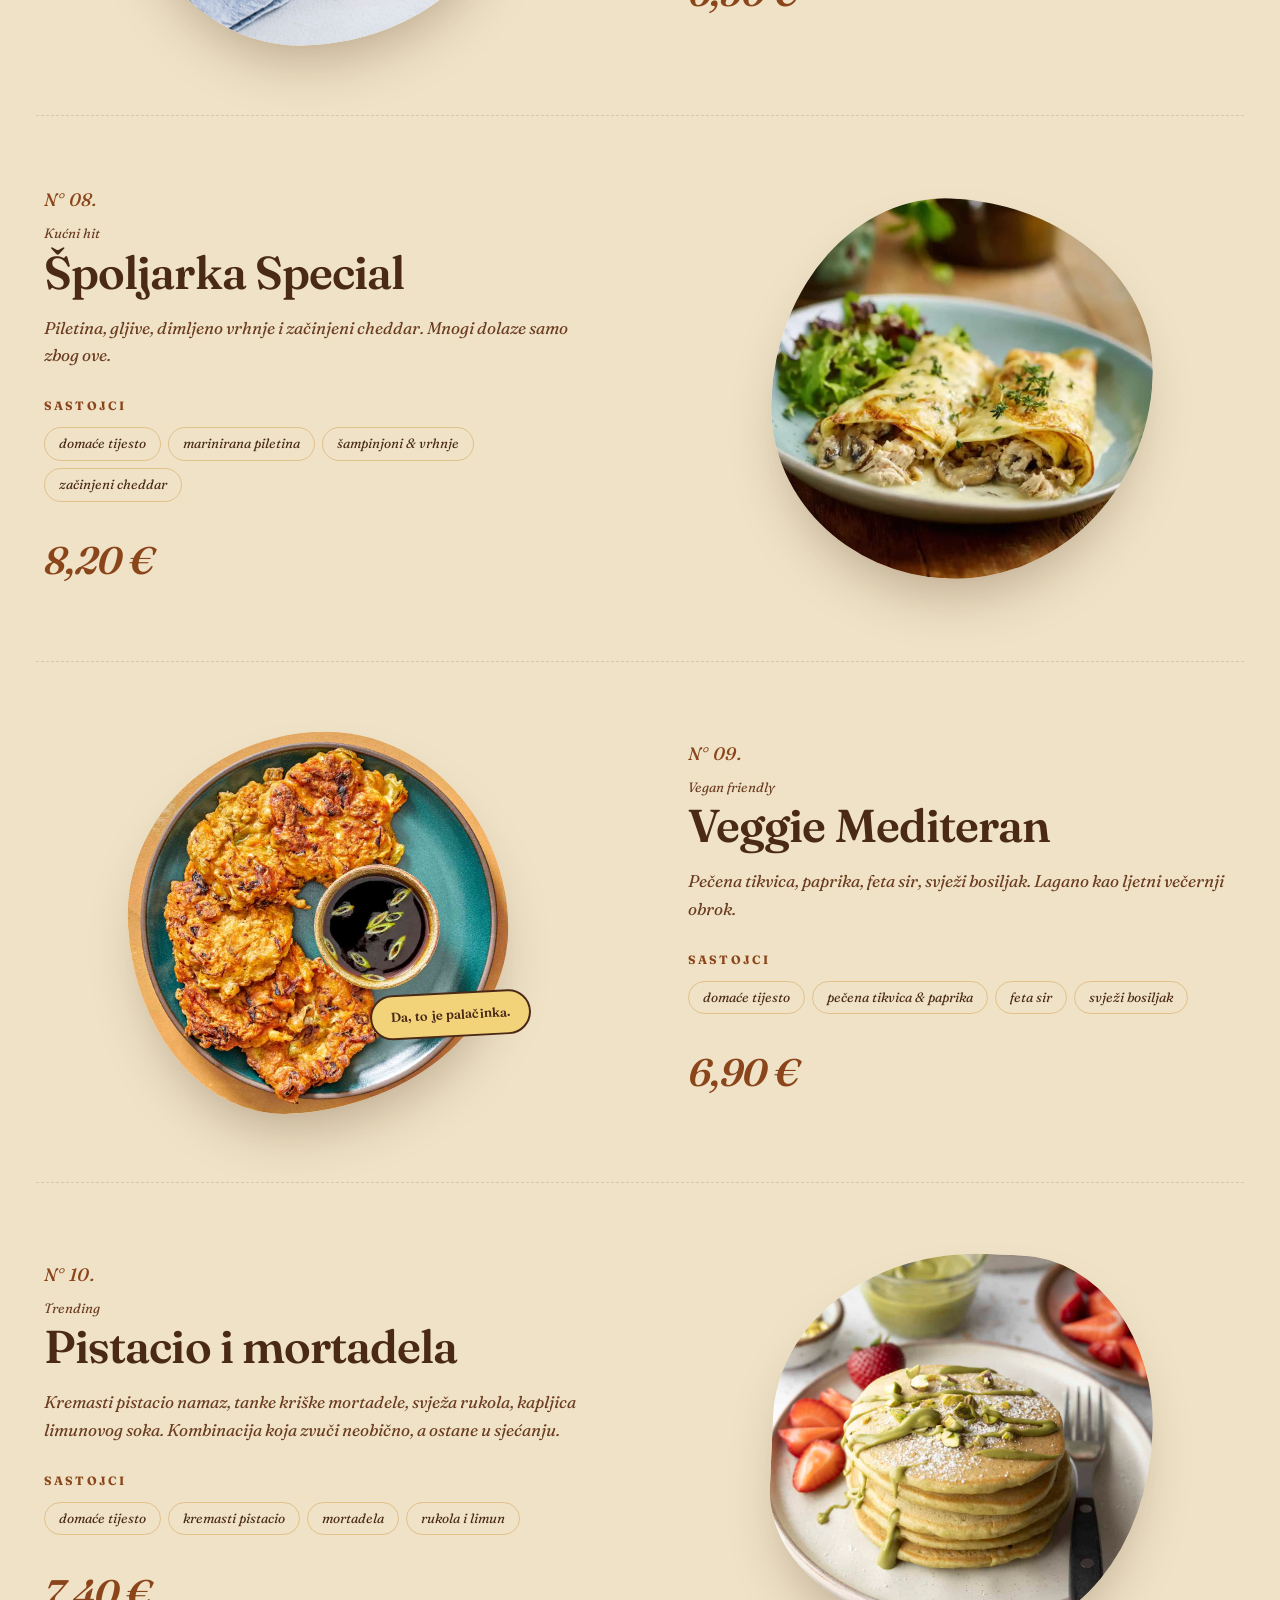
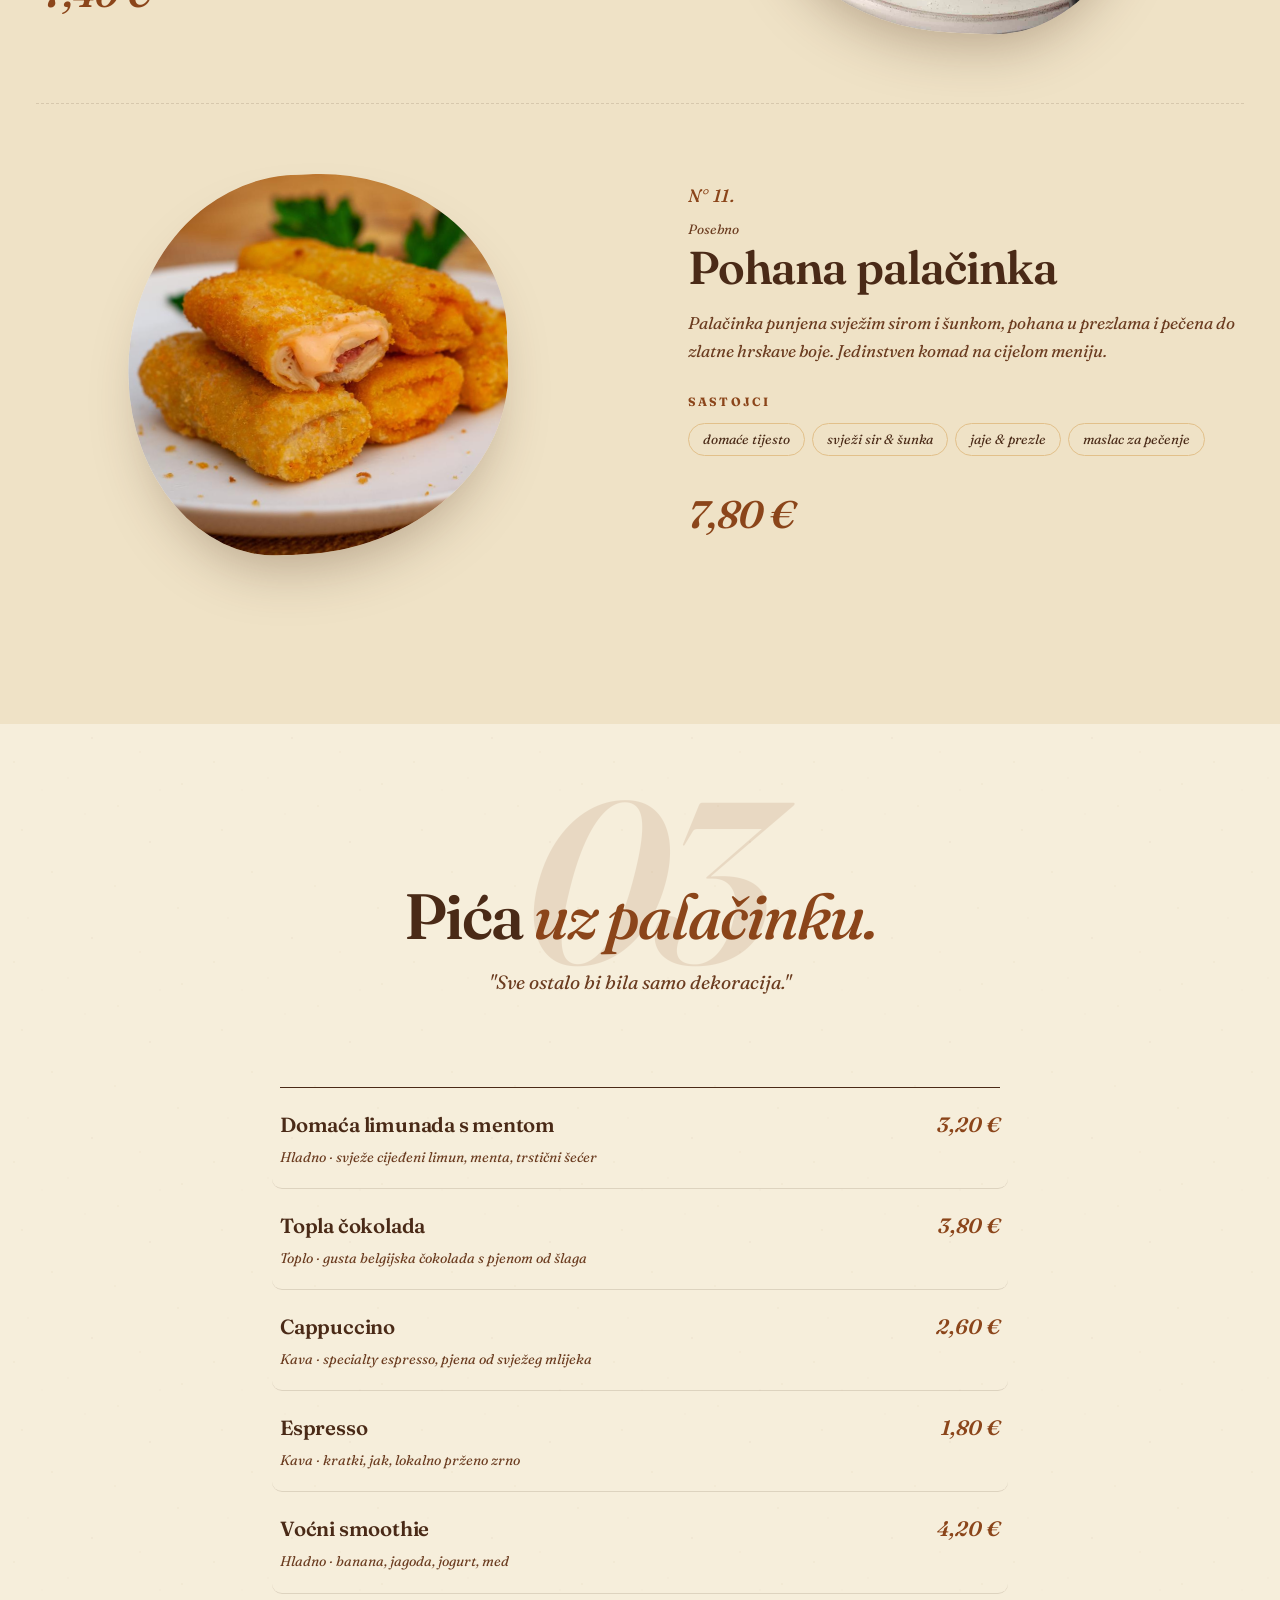
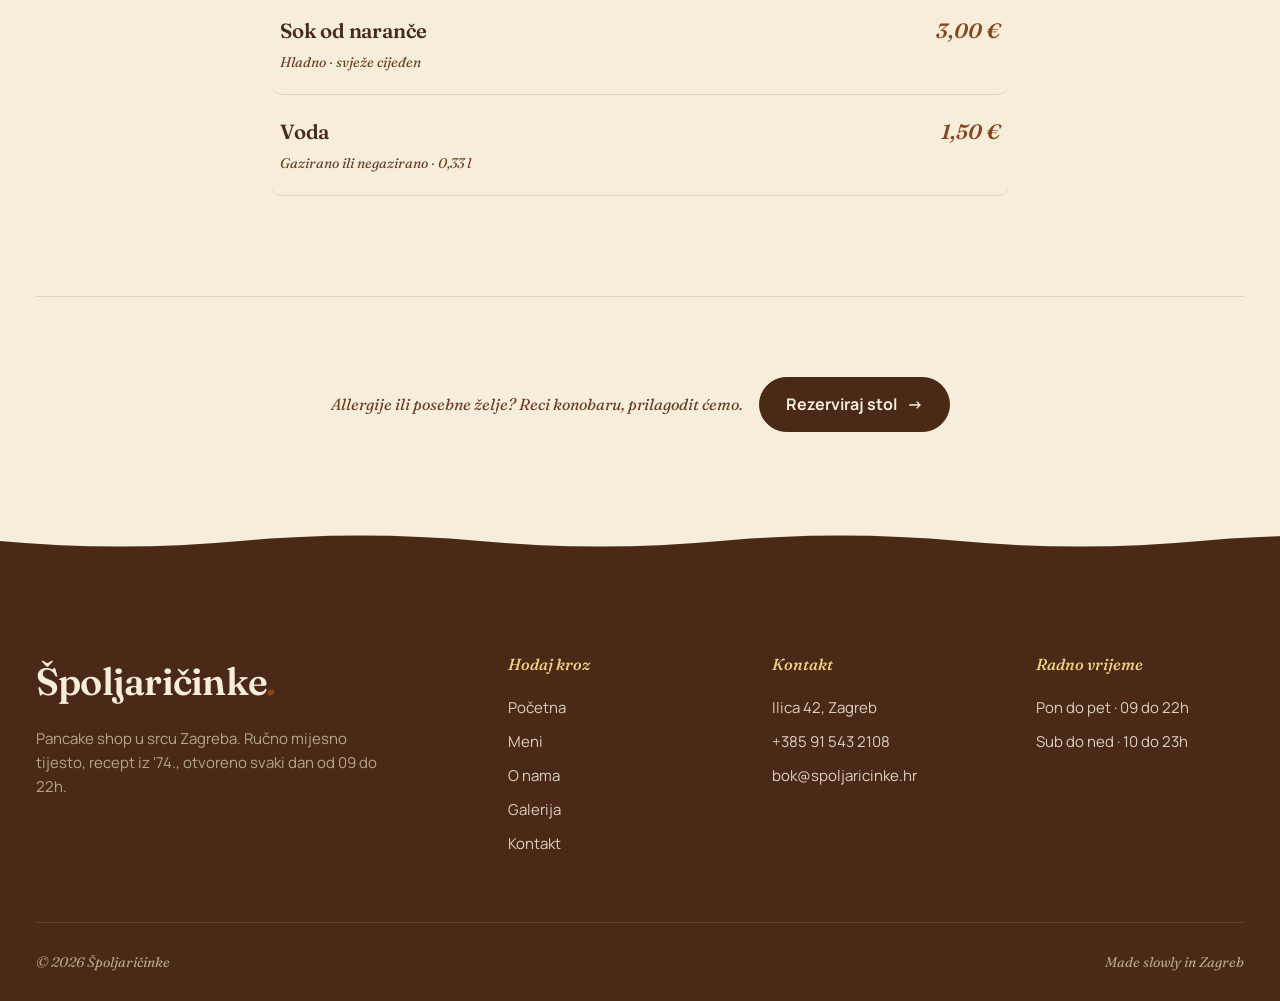
<file: meni.html>
<!DOCTYPE html>
<html lang="hr">
<head>
  <meta charset="UTF-8" />
  <meta name="viewport" content="width=device-width, initial-scale=1.0" />
  <title>Meni · Špoljaričinke</title>
  <link rel="preconnect" href="https://fonts.googleapis.com">
  <link rel="preconnect" href="https://fonts.gstatic.com" crossorigin>
  <link href="https://fonts.googleapis.com/css2?family=Manrope:wght@400;500;600;700&family=Fraunces:ital,opsz,wght@0,9..144,400;0,9..144,500;0,9..144,600;0,9..144,700;1,9..144,500;1,9..144,600&display=swap" rel="stylesheet">
  <link rel="stylesheet" href="style.css" />
</head>
<body>

  <nav class="main">
    <a href="index.html" class="brand">Špoljaričinke<i>.</i></a>
    <ul class="menu">
      <li><a href="index.html">Početna</a></li>
      <li><a href="meni.html" class="on">Meni</a></li>
      <li><a href="o-nama.html">O nama</a></li>
      <li><a href="galerija.html">Galerija</a></li>
      <li><a href="kontakt.html">Kontakt</a></li>
    </ul>
    <div class="nav-right">
      <span class="nav-status"><span class="dot"></span><span class="status-text">Otvoreno · 09 do 22h</span></span>
      <a href="kontakt.html" class="book">Rezerviraj <span class="arr">→</span></a>
      <button class="hamburger" id="hamburger" aria-label="Otvori izbornik" aria-expanded="false"><span></span><span></span></button>
    </div>
  </nav>
  <div class="mobile-nav" id="mobile-nav" aria-hidden="true">
    <nav class="mobile-nav-links">
      <a href="index.html">Početna</a>
      <a href="meni.html">Meni</a>
      <a href="o-nama.html">O nama</a>
      <a href="galerija.html">Galerija</a>
      <a href="kontakt.html">Kontakt</a>
    </nav>
    <a href="kontakt.html" class="btn mobile-nav-cta">Rezerviraj stol →</a>
    <span class="mobile-nav-status"><span class="dot"></span><span class="status-text">Otvoreno · 09 do 22h</span></span>
  </div>

  <header class="page-hero">
    <h1>Sve što pečemo u <i>Ilici 42.</i></h1>
    <p>Mala kuharska zbirka. Slatke, slane i pića. Sve se peče po narudžbi, ništa nije pripremljeno prije. Hvala ti na strpljenju.</p>
  </header>

  <main class="cookbook">

    <!-- 01 — SLATKE -->
    <section class="cb-section fade-up">
      <div class="cb-section-head">
        <span class="cb-section-num">01</span>
        <h2>Slatke <i>palačinke.</i></h2>
        <p class="quote">"Tijesto miješamo svaki dan iznova. Polako, ručno, bez prečaca. Onako kako je baka Marica tražila."</p>
      </div>

      <article class="cb-recipe">
        <div class="cb-recipe-img"><img src="slike/meni-nutella.avif" alt="Nutella i banana" loading="lazy" style="object-position: 35% center;"></div>
        <div class="cb-recipe-body">
          <span class="cb-recipe-num">N° 01.</span>
          <span class="cb-recipe-cat">Klasik</span>
          <h3>Nutella i banana</h3>
          <p class="cb-recipe-desc">Topla Nutella, kriške svježe banane, šećer u prahu. Klasik koji nikad ne razočara, posebno nakon škole.</p>
          <div class="cb-ingredients">
            <span class="cb-ing-title">Sastojci</span>
            <ul>
              <li>domaće tijesto</li>
              <li>Nutella</li>
              <li>banana</li>
              <li>šećer u prahu</li>
            </ul>
          </div>
          <span class="cb-price">5,50 €</span>
        </div>
      </article>

      <article class="cb-recipe">
        <div class="cb-recipe-img"><img src="slike/meni-med.jpg" alt="Bakin med i orasi" loading="lazy"></div>
        <div class="cb-recipe-body">
          <span class="cb-recipe-num">N° 02.</span>
          <span class="cb-recipe-cat">Bestseller</span>
          <h3>Bakin med i orasi</h3>
          <p class="cb-recipe-desc">Med iz Zagorja, prženi orasi, kapljica vrhnja. Ona za koju će ti baka reći "kao kod kuće".</p>
          <div class="cb-ingredients">
            <span class="cb-ing-title">Sastojci</span>
            <ul>
              <li>domaće tijesto</li>
              <li>med iz Zagorja</li>
              <li>prženi orasi</li>
              <li>vrhnje za šlag</li>
            </ul>
          </div>
          <span class="cb-price">5,80 €</span>
        </div>
      </article>

      <article class="cb-recipe">
        <div class="cb-recipe-img"><img src="slike/meni-sumsko.jpg" alt="Sumsko voce i slag" loading="lazy" style="object-position: 75% center;"></div>
        <div class="cb-recipe-body">
          <span class="cb-recipe-num">N° 03.</span>
          <span class="cb-recipe-cat">Voćno</span>
          <h3>Šumsko voće i šlag</h3>
          <p class="cb-recipe-desc">Svježe maline, borovnice i kupine. Domaći šlag od pravog vrhnja. Najbolje ljeti.</p>
          <div class="cb-ingredients">
            <span class="cb-ing-title">Sastojci</span>
            <ul>
              <li>domaće tijesto</li>
              <li>maline</li>
              <li>borovnice &amp; kupine</li>
              <li>domaći šlag</li>
            </ul>
          </div>
          <span class="cb-price">6,40 €</span>
        </div>
      </article>

      <article class="cb-recipe">
        <div class="cb-recipe-img"><img src="slike/meni-ferrero.png" alt="Ferrero Raj" loading="lazy"></div>
        <div class="cb-recipe-body">
          <span class="cb-recipe-num">N° 04.</span>
          <span class="cb-recipe-cat">Premium</span>
          <h3>Ferrero Raj</h3>
          <p class="cb-recipe-desc">Nutella, mljeveni lješnjaci, mrvice Ferrero Rochera i bijela belgijska čokolada. Za posebne dane.</p>
          <div class="cb-ingredients">
            <span class="cb-ing-title">Sastojci</span>
            <ul>
              <li>domaće tijesto</li>
              <li>Nutella &amp; lješnjaci</li>
              <li>Ferrero Rocher</li>
              <li>bijela belgijska čokolada</li>
            </ul>
          </div>
          <span class="cb-price">7,20 €</span>
        </div>
      </article>

      <article class="cb-recipe">
        <div class="cb-recipe-img"><img src="slike/meni-banana.jpg" alt="Banana Split" loading="lazy"></div>
        <div class="cb-recipe-body">
          <span class="cb-recipe-num">N° 05.</span>
          <span class="cb-recipe-cat">Sladoled uz</span>
          <h3>Banana Split</h3>
          <p class="cb-recipe-desc">Banana, čokoladni sirup, kuglica sladoleda od vanilije, karamelizirani orašasti plodovi. Šala koja te vraća u djetinjstvo.</p>
          <div class="cb-ingredients">
            <span class="cb-ing-title">Sastojci</span>
            <ul>
              <li>domaće tijesto</li>
              <li>banana &amp; čokoladni sirup</li>
              <li>sladoled vanilije</li>
              <li>karamelizirani orašasti</li>
            </ul>
          </div>
          <span class="cb-price">6,80 €</span>
        </div>
      </article>

      <article class="cb-recipe">
        <div class="cb-recipe-img"><img src="slike/meni-cookie.png" alt="Cookie Dream" loading="lazy" style="object-position: 30% center;"></div>
        <div class="cb-recipe-body">
          <span class="cb-recipe-num">N° 06.</span>
          <span class="cb-recipe-cat">Topli vikend</span>
          <h3>Cookie Dream</h3>
          <p class="cb-recipe-desc">Komadići kućnog cookieja, mliječna čokolada, topli karamel sirup. Pečemo cookie istog jutra.</p>
          <div class="cb-ingredients">
            <span class="cb-ing-title">Sastojci</span>
            <ul>
              <li>domaće tijesto</li>
              <li>kućni cookie</li>
              <li>mliječna čokolada</li>
              <li>topli karamel</li>
            </ul>
          </div>
          <span class="cb-price">6,90 €</span>
        </div>
      </article>
    </section>

    <!-- 02 — SLANE -->
    <section class="cb-section fade-up">
      <div class="cb-section-head">
        <span class="cb-section-num">02</span>
        <h2>Slane <i>palačinke.</i></h2>
        <p class="quote">"Kažu da slane palačinke nisu prave palačinke. Onda smo morali napraviti svoje, da im pokažemo."</p>
      </div>

      <article class="cb-recipe">
        <div class="cb-recipe-img"><img src="slike/meni-sunka.jpg" alt="Sunka i sir" loading="lazy"></div>
        <div class="cb-recipe-body">
          <span class="cb-recipe-num">N° 07.</span>
          <span class="cb-recipe-cat">Klasik</span>
          <h3>Šunka i sir</h3>
          <p class="cb-recipe-desc">Pršut, mladi gauda sir, svježa rikola. Slano, jednostavno, savršeno.</p>
          <div class="cb-ingredients">
            <span class="cb-ing-title">Sastojci</span>
            <ul>
              <li>domaće tijesto</li>
              <li>domaći pršut</li>
              <li>mladi gauda sir</li>
              <li>svježa rikola</li>
            </ul>
          </div>
          <span class="cb-price">6,50 €</span>
        </div>
      </article>

      <article class="cb-recipe">
        <div class="cb-recipe-img"><img src="slike/meni-spoljaricinka.webp" alt="Spoljarka Special" loading="lazy"></div>
        <div class="cb-recipe-body">
          <span class="cb-recipe-num">N° 08.</span>
          <span class="cb-recipe-cat">Kućni hit</span>
          <h3>Špoljarka Special</h3>
          <p class="cb-recipe-desc">Piletina, gljive, dimljeno vrhnje i začinjeni cheddar. Mnogi dolaze samo zbog ove.</p>
          <div class="cb-ingredients">
            <span class="cb-ing-title">Sastojci</span>
            <ul>
              <li>domaće tijesto</li>
              <li>marinirana piletina</li>
              <li>šampinjoni &amp; vrhnje</li>
              <li>začinjeni cheddar</li>
            </ul>
          </div>
          <span class="cb-price">8,20 €</span>
        </div>
      </article>

      <article class="cb-recipe">
        <div class="cb-recipe-img" style="position:relative;">
          <img src="slike/meni-veggie.jpg" alt="Veggie Mediteran" loading="lazy">
          <span class="recipe-badge">Da, to je palačinka.</span>
        </div>
        <div class="cb-recipe-body">
          <span class="cb-recipe-num">N° 09.</span>
          <span class="cb-recipe-cat">Vegan friendly</span>
          <h3>Veggie Mediteran</h3>
          <p class="cb-recipe-desc">Pečena tikvica, paprika, feta sir, svježi bosiljak. Lagano kao ljetni večernji obrok.</p>
          <div class="cb-ingredients">
            <span class="cb-ing-title">Sastojci</span>
            <ul>
              <li>domaće tijesto</li>
              <li>pečena tikvica &amp; paprika</li>
              <li>feta sir</li>
              <li>svježi bosiljak</li>
            </ul>
          </div>
          <span class="cb-price">6,90 €</span>
        </div>
      </article>

      <article class="cb-recipe">
        <div class="cb-recipe-img"><img src="slike/meni-pistacio.jpg" alt="Pistacio i mortadela" loading="lazy"></div>
        <div class="cb-recipe-body">
          <span class="cb-recipe-num">N° 10.</span>
          <span class="cb-recipe-cat">Trending</span>
          <h3>Pistacio i mortadela</h3>
          <p class="cb-recipe-desc">Kremasti pistacio namaz, tanke kriške mortadele, svježa rukola, kapljica limunovog soka. Kombinacija koja zvuči neobično, a ostane u sjećanju.</p>
          <div class="cb-ingredients">
            <span class="cb-ing-title">Sastojci</span>
            <ul>
              <li>domaće tijesto</li>
              <li>kremasti pistacio</li>
              <li>mortadela</li>
              <li>rukola i limun</li>
            </ul>
          </div>
          <span class="cb-price">7,40 €</span>
        </div>
      </article>

      <article class="cb-recipe">
        <div class="cb-recipe-img"><img src="slike/meni-pohana.jpg" alt="Pohana palacinka" loading="lazy"></div>
        <div class="cb-recipe-body">
          <span class="cb-recipe-num">N° 11.</span>
          <span class="cb-recipe-cat">Posebno</span>
          <h3>Pohana palačinka</h3>
          <p class="cb-recipe-desc">Palačinka punjena svježim sirom i šunkom, pohana u prezlama i pečena do zlatne hrskave boje. Jedinstven komad na cijelom meniju.</p>
          <div class="cb-ingredients">
            <span class="cb-ing-title">Sastojci</span>
            <ul>
              <li>domaće tijesto</li>
              <li>svježi sir &amp; šunka</li>
              <li>jaje &amp; prezle</li>
              <li>maslac za pečenje</li>
            </ul>
          </div>
          <span class="cb-price">7,80 €</span>
        </div>
      </article>
    </section>

    <!-- 03 — PIĆA -->
    <section class="cb-section fade-up">
      <div class="cb-section-head">
        <span class="cb-section-num">03</span>
        <h2>Pića <i>uz palačinku.</i></h2>
        <p class="quote">"Sve ostalo bi bila samo dekoracija."</p>
      </div>

      <div class="drink-list">
        <div class="drink-item">
          <div class="drink-info">
            <h4>Domaća limunada s mentom</h4>
            <p>Hladno · svježe cijeđeni limun, menta, trstični šećer</p>
          </div>
          <span class="drink-price">3,20 €</span>
        </div>
        <div class="drink-item">
          <div class="drink-info">
            <h4>Topla čokolada</h4>
            <p>Toplo · gusta belgijska čokolada s pjenom od šlaga</p>
          </div>
          <span class="drink-price">3,80 €</span>
        </div>
        <div class="drink-item">
          <div class="drink-info">
            <h4>Cappuccino</h4>
            <p>Kava · specialty espresso, pjena od svježeg mlijeka</p>
          </div>
          <span class="drink-price">2,60 €</span>
        </div>
        <div class="drink-item">
          <div class="drink-info">
            <h4>Espresso</h4>
            <p>Kava · kratki, jak, lokalno prženo zrno</p>
          </div>
          <span class="drink-price">1,80 €</span>
        </div>
        <div class="drink-item">
          <div class="drink-info">
            <h4>Voćni smoothie</h4>
            <p>Hladno · banana, jagoda, jogurt, med</p>
          </div>
          <span class="drink-price">4,20 €</span>
        </div>
        <div class="drink-item">
          <div class="drink-info">
            <h4>Sok od naranče</h4>
            <p>Hladno · svježe cijeđen</p>
          </div>
          <span class="drink-price">3,00 €</span>
        </div>
        <div class="drink-item">
          <div class="drink-info">
            <h4>Voda</h4>
            <p>Gazirano ili negazirano · 0,33 l</p>
          </div>
          <span class="drink-price">1,50 €</span>
        </div>
      </div>
    </section>

    <div class="today-foot fade-up" style="margin-top: 80px;">
      <span class="note">Allergije ili posebne želje? Reci konobaru, prilagodit ćemo.</span>
      <a href="kontakt.html" class="see-all">Rezerviraj stol <span>→</span></a>
    </div>

  </main>

  <footer>
    <div class="foot-grid">
      <div>
        <div class="foot-brand">Špoljaričinke<i>.</i></div>
        <p class="foot-tag">Pancake shop u srcu Zagreba. Ručno mijesno tijesto, recept iz '74., otvoreno svaki dan od 09 do 22h.</p>
      </div>
      <div class="foot-col">
        <h4>Hodaj kroz</h4>
        <a href="index.html">Početna</a>
        <a href="meni.html">Meni</a>
        <a href="o-nama.html">O nama</a>
        <a href="galerija.html">Galerija</a>
        <a href="kontakt.html">Kontakt</a>
      </div>
      <div class="foot-col">
        <h4>Kontakt</h4>
        <p>Ilica 42, Zagreb</p>
        <p>+385 91 543 2108</p>
        <p>bok@spoljaricinke.hr</p>
      </div>
      <div class="foot-col">
        <h4>Radno vrijeme</h4>
        <p>Pon do pet · 09 do 22h</p>
        <p>Sub do ned · 10 do 23h</p>
      </div>
    </div>
    <div class="foot-bottom">
      <span>© 2026 Špoljaričinke</span>
      <span>Made slowly in Zagreb</span>
    </div>
  </footer>

  <script>
    const io = new IntersectionObserver((entries) => {
      entries.forEach(e => {
        if (e.isIntersecting) { e.target.classList.add('in'); io.unobserve(e.target); }
      });
    }, { threshold: 0.05, rootMargin: '0px 0px -40px 0px' });
    document.querySelectorAll('.fade-up').forEach(el => io.observe(el));
  </script>

  <script src="nav.js"></script>
</body>
</html>
</file>
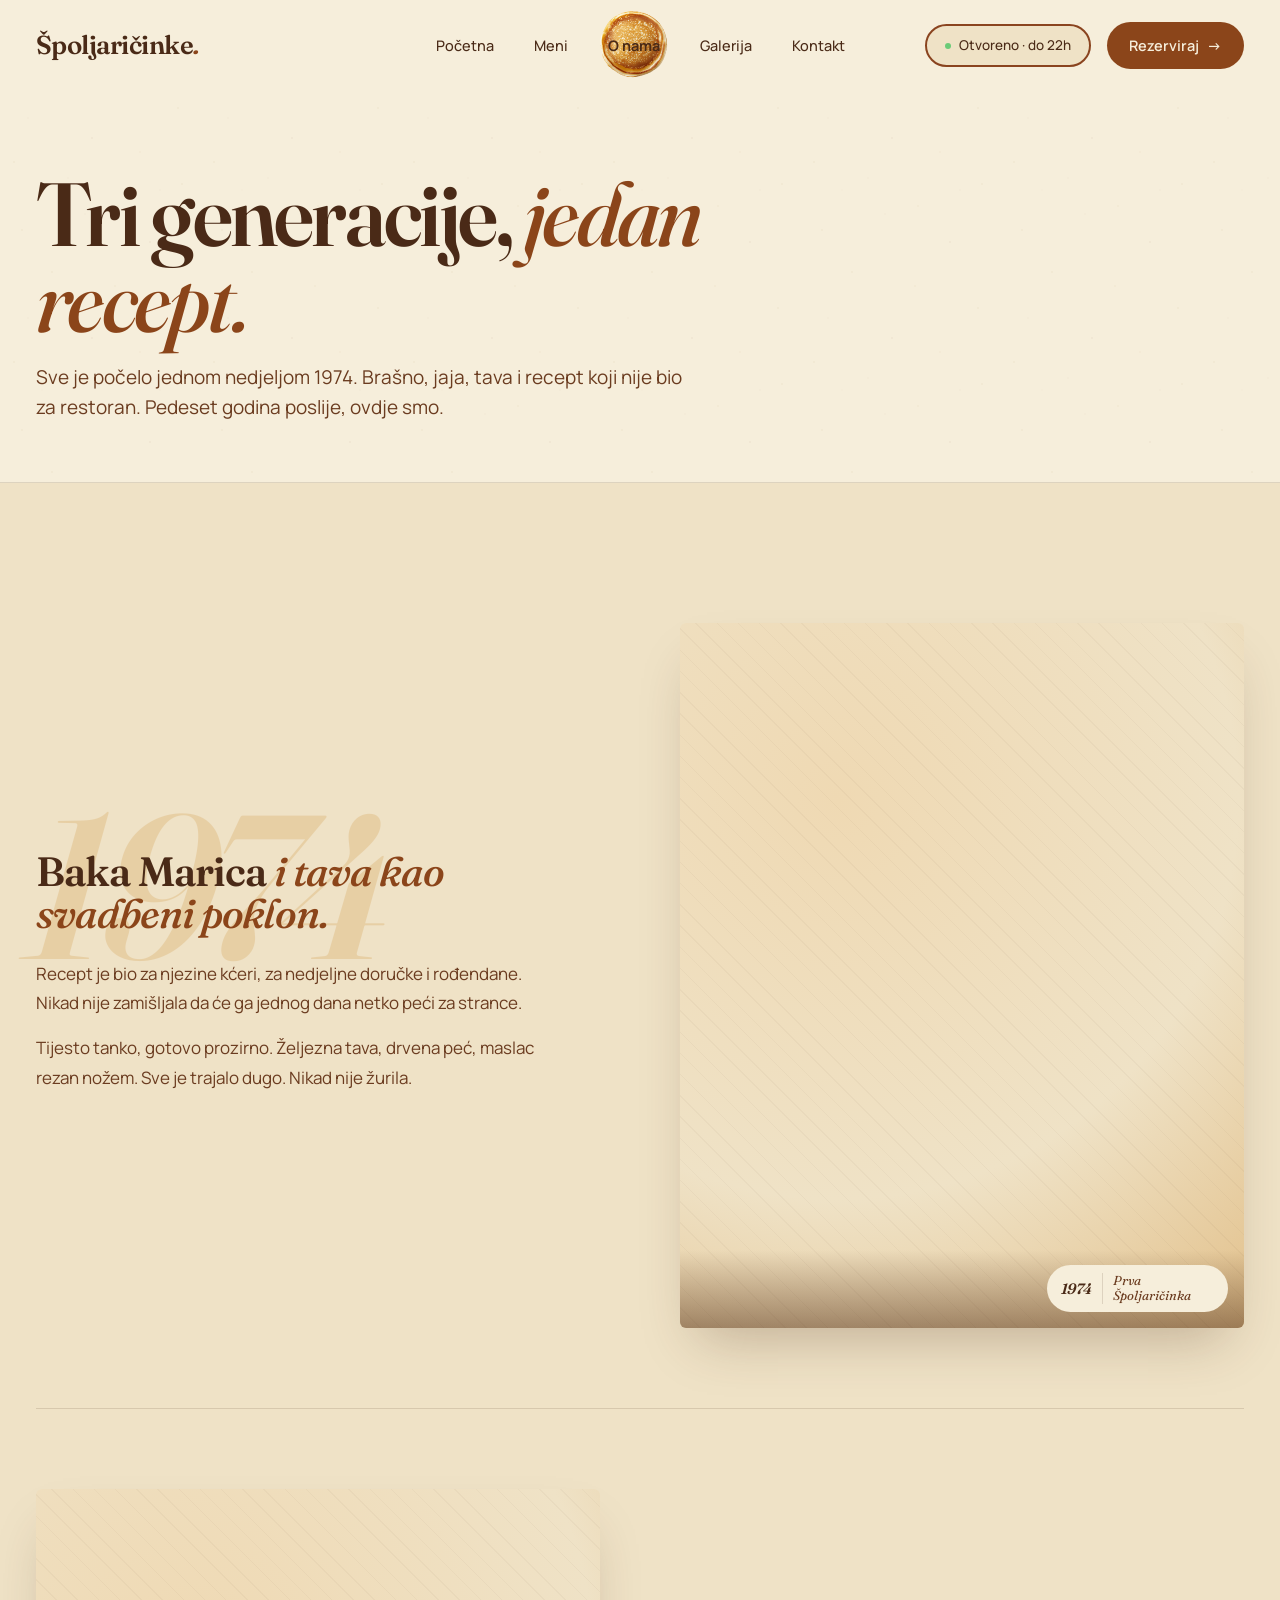
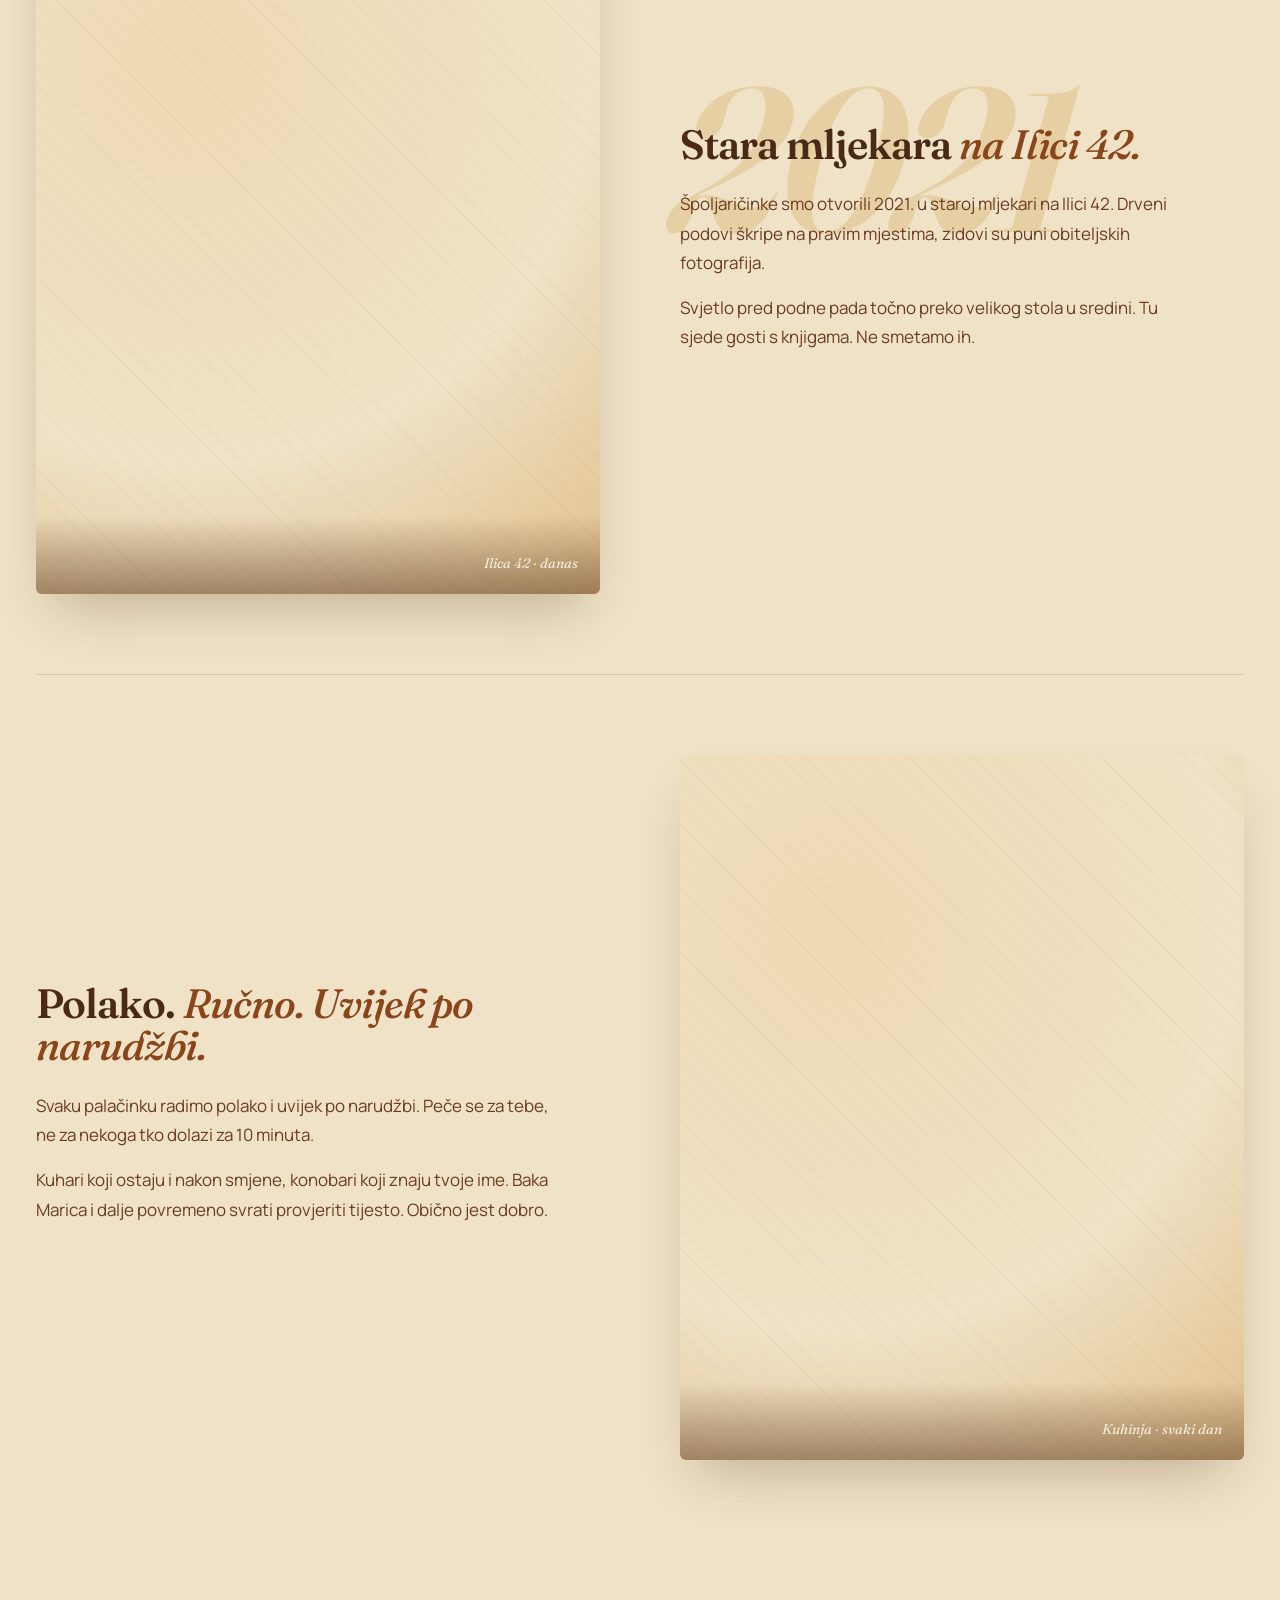
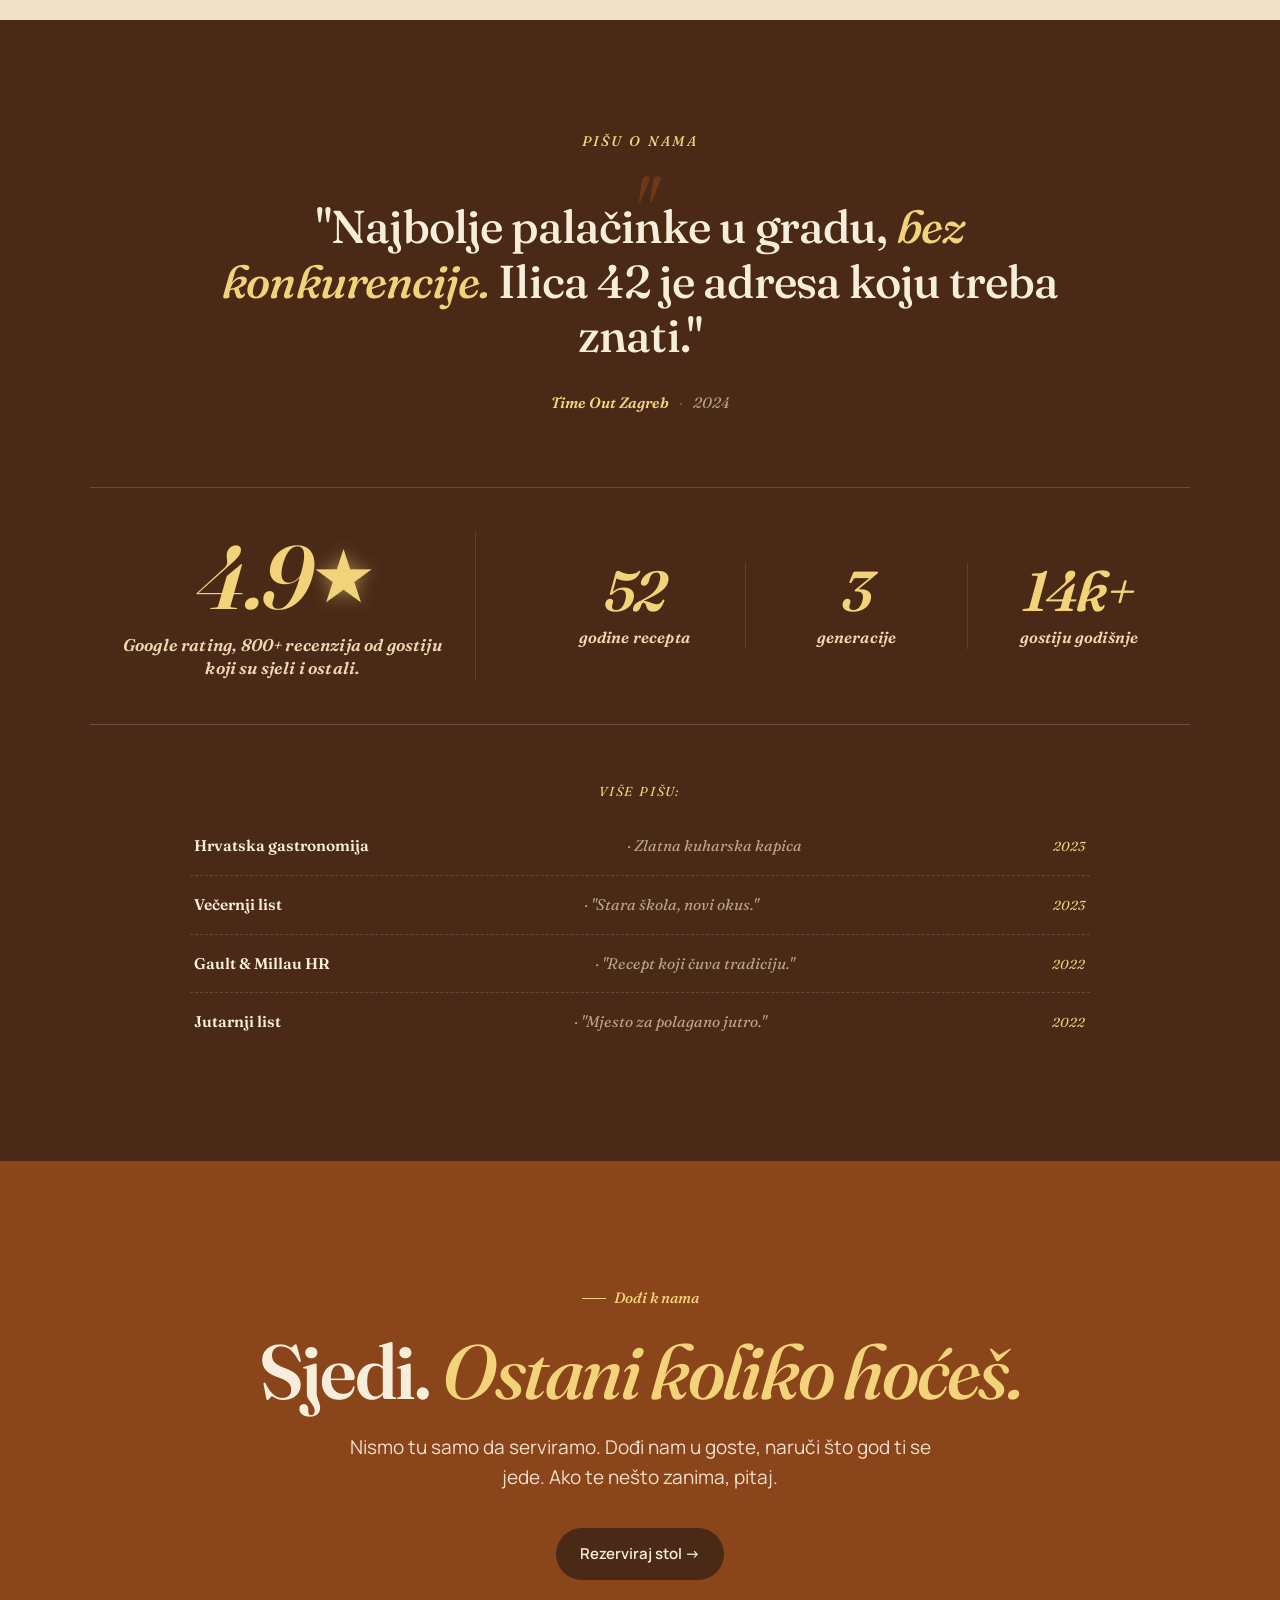
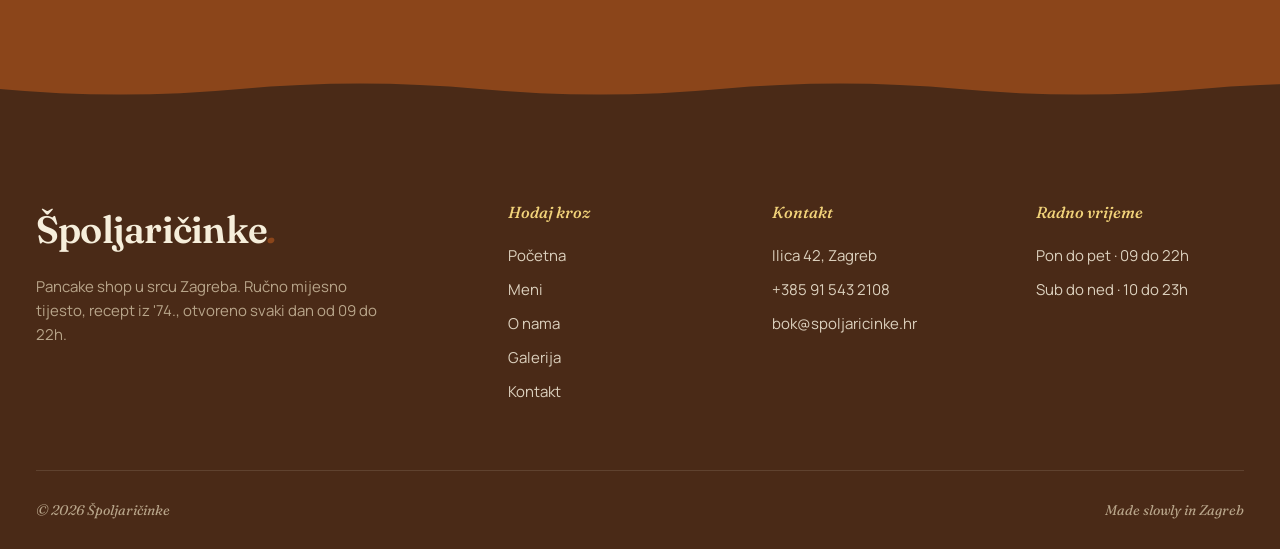
<file: o-nama.html>
<!DOCTYPE html>
<html lang="hr">
<head>
  <meta charset="UTF-8" />
  <meta name="viewport" content="width=device-width, initial-scale=1.0" />
  <title>O nama · Špoljaričinke</title>
  <link rel="preconnect" href="https://fonts.googleapis.com">
  <link rel="preconnect" href="https://fonts.gstatic.com" crossorigin>
  <link href="https://fonts.googleapis.com/css2?family=Manrope:wght@400;500;600;700&family=Fraunces:ital,opsz,wght@0,9..144,400;0,9..144,500;0,9..144,600;0,9..144,700;1,9..144,500;1,9..144,600&display=swap" rel="stylesheet">
  <link rel="stylesheet" href="style.css" />
</head>
<body>

  <nav class="main">
    <a href="index.html" class="brand">Špoljaričinke<i>.</i></a>
    <ul class="menu">
      <li><a href="index.html">Početna</a></li>
      <li><a href="meni.html">Meni</a></li>
      <li><a href="o-nama.html" class="on">O nama</a></li>
      <li><a href="galerija.html">Galerija</a></li>
      <li><a href="kontakt.html">Kontakt</a></li>
    </ul>
    <div class="nav-right">
      <span class="nav-status"><span class="dot"></span><span class="status-text">Otvoreno · 09 do 22h</span></span>
      <a href="kontakt.html" class="book">Rezerviraj <span class="arr">→</span></a>
      <button class="hamburger" id="hamburger" aria-label="Otvori izbornik" aria-expanded="false"><span></span><span></span></button>
    </div>
  </nav>
  <div class="mobile-nav" id="mobile-nav" aria-hidden="true">
    <nav class="mobile-nav-links">
      <a href="index.html">Početna</a>
      <a href="meni.html">Meni</a>
      <a href="o-nama.html">O nama</a>
      <a href="galerija.html">Galerija</a>
      <a href="kontakt.html">Kontakt</a>
    </nav>
    <a href="kontakt.html" class="btn mobile-nav-cta">Rezerviraj stol →</a>
    <span class="mobile-nav-status"><span class="dot"></span><span class="status-text">Otvoreno · 09 do 22h</span></span>
  </div>

  <header class="page-hero">
    <h1>Tri generacije, <i>jedan recept.</i></h1>
    <p>Sve je počelo jednom nedjeljom 1974. Brašno, jaja, tava i recept koji nije bio za restoran. Pedeset godina poslije, ovdje smo.</p>
  </header>

  <!-- Alternating story splits -->
  <div class="story-splits-wrap">

    <!-- 1974: Baka Marica -->
    <section class="story-split-row fade-up">
      <div class="split-text">
        <span class="split-year" aria-hidden="true">1974</span>
        <h2>Baka Marica <i>i tava kao svadbeni poklon.</i></h2>
        <p>Recept je bio za njezine kćeri, za nedjeljne doručke i rođendane. Nikad nije zamišljala da će ga jednog dana netko peći za strance.</p>
        <p>Tijesto tanko, gotovo prozirno. Željezna tava, drvena peć, maslac rezan nožem. Sve je trajalo dugo. Nikad nije žurila.</p>
      </div>
      <figure class="split-photo">
        <div class="about-photo">
          <span class="ph-label">Baka Marica · 1974.</span>
        </div>
        <div class="photo-stamp" aria-hidden="true">
          <span class="stamp-year">1974</span>
          <span class="stamp-label">Prva Špoljaričinka</span>
        </div>
      </figure>
    </section>

    <!-- 2021: Prostor — photo left, text right -->
    <section class="story-split-row flip fade-up">
      <div class="split-text">
        <span class="split-year" aria-hidden="true">2021</span>
        <h2>Stara mljekara <i>na Ilici 42.</i></h2>
        <p>Špoljaričinke smo otvorili 2021. u staroj mljekari na Ilici 42. Drveni podovi škripe na pravim mjestima, zidovi su puni obiteljskih fotografija.</p>
        <p>Svjetlo pred podne pada točno preko velikog stola u sredini. Tu sjede gosti s knjigama. Ne smetamo ih.</p>
      </div>
      <figure class="split-photo">
        <div class="about-photo">
          <span class="ph-label">Ilica 42 · danas</span>
        </div>
      </figure>
    </section>

    <!-- Filozofija + Tim -->
    <section class="story-split-row fade-up">
      <div class="split-text">
        <h2>Polako. <i>Ručno. Uvijek po narudžbi.</i></h2>
        <p>Svaku palačinku radimo polako i uvijek po narudžbi. Peče se za tebe, ne za nekoga tko dolazi za 10 minuta.</p>
        <p>Kuhari koji ostaju i nakon smjene, konobari koji znaju tvoje ime. Baka Marica i dalje povremeno svrati provjeriti tijesto. Obično jest dobro.</p>
      </div>
      <figure class="split-photo">
        <div class="about-photo">
          <span class="ph-label">Kuhinja · svaki dan</span>
        </div>
      </figure>
    </section>

  </div>

  <!-- Pišu o nama — layered with hero quote + numbers + press list -->
  <div class="recognitions fade-up">
    <div class="recog-inner">
      <span class="recog-eyebrow">Pišu o nama</span>

      <!-- Hero quote -->
      <blockquote class="recog-hero">
        <p>"Najbolje palačinke u gradu, <i>bez konkurencije.</i> Ilica 42 je adresa koju treba znati."</p>
        <cite><span class="recog-pub">Time Out Zagreb</span><span class="recog-dot">·</span><span class="recog-year">2024</span></cite>
      </blockquote>

      <!-- Numbers row — featured rating + 3 supporting stats -->
      <div class="recog-numbers">
        <div class="recog-stat recog-stat--featured">
          <span class="recog-stat-num">4.9<span class="recog-stat-star">★</span></span>
          <span class="recog-stat-label">Google rating, 800+ recenzija od gostiju koji su sjeli i ostali.</span>
        </div>
        <div class="recog-stat-group">
          <div class="recog-stat">
            <span class="recog-stat-num">52</span>
            <span class="recog-stat-label">godine recepta</span>
          </div>
          <div class="recog-stat">
            <span class="recog-stat-num">3</span>
            <span class="recog-stat-label">generacije</span>
          </div>
          <div class="recog-stat">
            <span class="recog-stat-num">14k+</span>
            <span class="recog-stat-label">gostiju godišnje</span>
          </div>
        </div>
      </div>

      <!-- Press list -->
      <div class="recog-list">
        <span class="recog-list-label">Više pišu:</span>
        <ul>
          <li><b>Hrvatska gastronomija</b> · Zlatna kuharska kapica <span>2023</span></li>
          <li><b>Večernji list</b> · "Stara škola, novi okus." <span>2023</span></li>
          <li><b>Gault &amp; Millau HR</b> · "Recept koji čuva tradiciju." <span>2022</span></li>
          <li><b>Jutarnji list</b> · "Mjesto za polagano jutro." <span>2022</span></li>
        </ul>
      </div>
    </div>
  </div>

  <!-- CTA -->
  <div class="cta">
    <div class="cta-inner">
      <span class="eyebrow">Dođi k nama</span>
      <h2>Sjedi. <i>Ostani koliko hoćeš.</i></h2>
      <p>Nismo tu samo da serviramo. Dođi nam u goste, naruči što god ti se jede. Ako te nešto zanima, pitaj.</p>
      <a href="kontakt.html" class="btn btn-primary">Rezerviraj stol →</a>
    </div>
  </div>

  <footer>
    <div class="foot-grid">
      <div>
        <div class="foot-brand">Špoljaričinke<i>.</i></div>
        <p class="foot-tag">Pancake shop u srcu Zagreba. Ručno mijesno tijesto, recept iz '74., otvoreno svaki dan od 09 do 22h.</p>
      </div>
      <div class="foot-col">
        <h4>Hodaj kroz</h4>
        <a href="index.html">Početna</a>
        <a href="meni.html">Meni</a>
        <a href="o-nama.html">O nama</a>
        <a href="galerija.html">Galerija</a>
        <a href="kontakt.html">Kontakt</a>
      </div>
      <div class="foot-col">
        <h4>Kontakt</h4>
        <p>Ilica 42, Zagreb</p>
        <p>+385 91 543 2108</p>
        <p>bok@spoljaricinke.hr</p>
      </div>
      <div class="foot-col">
        <h4>Radno vrijeme</h4>
        <p>Pon do pet · 09 do 22h</p>
        <p>Sub do ned · 10 do 23h</p>
      </div>
    </div>
    <div class="foot-bottom">
      <span>© 2026 Špoljaričinke</span>
      <span>Made slowly in Zagreb</span>
    </div>
  </footer>

  <script>
    const io = new IntersectionObserver((entries) => {
      entries.forEach(e => {
        if (e.isIntersecting) { e.target.classList.add('in'); io.unobserve(e.target); }
      });
    }, { threshold: 0.12, rootMargin: '0px 0px -60px 0px' });
    document.querySelectorAll('.fade-up').forEach(el => io.observe(el));
  </script>

  <script src="nav.js"></script>
</body>
</html>
</file>
<file: style.css>
/* =====================================
   ŠPOLJARIČINKE — Pancake bistro
   ===================================== */

:root {
  /* Brand palette */
  --bone:      #F6EEDB;   /* cream page background */
  --bone-2:    #EFE2C6;   /* darker cream / card bg */
  --cream:     #FBF6E8;   /* lightest tint */
  --ink:       #4A2A17;   /* dark brown text + dark sections */
  --ink-2:     #6B3C20;   /* slightly lighter brown text */
  --persim:    #8B451A;   /* caramel accent (replaces orange) */
  --persim-2:  #A85A28;   /* caramel hover */
  --butter:    #F2D37A;   /* gold highlight */
  --peach:     #E2C08A;   /* sand accent */
  --peach-2:   #EFD9B3;   /* soft sand for hover/cards */
  --mint:      #B8A58A;   /* muted secondary */
  --soft:      #B8A58A;
  --line:      rgba(74, 42, 23, 0.14);
  --line-2:    rgba(74, 42, 23, 0.08);

  --r-sm: 10px;
  --r-md: 18px;
  --r-lg: 28px;

  --ease: cubic-bezier(0.22, 1, 0.36, 1);
}

* { margin: 0; padding: 0; box-sizing: border-box; }

html { scroll-behavior: smooth; overflow-x: clip; }

body {
  font-family: 'Manrope', system-ui, sans-serif;
  background-color: var(--bone);
  background-image:
    url("data:image/svg+xml;utf8,<svg xmlns='http://www.w3.org/2000/svg' width='200' height='200' viewBox='0 0 200 200'><g fill='%238A441F'><circle cx='22' cy='30' r='1' opacity='0.045'/><circle cx='85' cy='14' r='0.8' opacity='0.04'/><circle cx='150' cy='42' r='1.1' opacity='0.05'/><circle cx='52' cy='72' r='1' opacity='0.045'/><circle cx='115' cy='86' r='0.9' opacity='0.045'/><circle cx='178' cy='108' r='1' opacity='0.045'/><circle cx='28' cy='118' r='0.8' opacity='0.04'/><circle cx='92' cy='138' r='1.1' opacity='0.05'/><circle cx='140' cy='152' r='0.9' opacity='0.04'/><circle cx='14' cy='162' r='1' opacity='0.045'/><circle cx='68' cy='178' r='0.8' opacity='0.04'/><circle cx='182' cy='184' r='1' opacity='0.045'/><circle cx='42' cy='190' r='0.7' opacity='0.04'/><circle cx='118' cy='6' r='0.9' opacity='0.045'/><circle cx='160' cy='190' r='0.8' opacity='0.04'/></g></svg>");
  background-repeat: repeat;
  background-size: 200px 200px;
  color: var(--ink);
  line-height: 1.6;
  -webkit-font-smoothing: antialiased;
}


.serif { font-family: 'Fraunces', serif; font-weight: 600; }

a { color: inherit; text-decoration: none; }
button { font: inherit; border: none; background: none; cursor: pointer; }

/* Keyboard focus — visible across all interactive elements */
a:focus-visible,
button:focus-visible,
input:focus-visible,
select:focus-visible,
textarea:focus-visible,
[tabindex]:focus-visible {
  outline: 2px solid var(--persim);
  outline-offset: 3px;
  border-radius: 4px;
}

.book:focus-visible,
.btn:focus-visible,
.form-submit:focus-visible,
.qf-submit:focus-visible,
.menu a:focus-visible {
  outline-offset: 4px;
}

/* =====================================
   NAV
   ===================================== */
nav.main {
  position: sticky;
  top: 0;
  z-index: 50;
  background: var(--bone);
  padding: 22px 36px;
  display: grid;
  grid-template-columns: 1fr auto 1fr;
  align-items: center;
  gap: 24px;
  transition: box-shadow 320ms var(--ease);
  animation: nav-enter 480ms var(--ease) both;
}

nav.main.scrolled {
  box-shadow: 0 4px 28px -8px rgba(74, 42, 23, 0.14);
}

@keyframes nav-enter {
  from { opacity: 0; transform: translateY(-10px); }
  to   { opacity: 1; transform: translateY(0); }
}

nav.main::after {
  content: '';
  position: absolute;
  left: 0;
  right: 0;
  top: 100%;
  height: 18px;
  background-image: url("data:image/svg+xml,<svg xmlns='http://www.w3.org/2000/svg' viewBox='0 0 320 18' preserveAspectRatio='none'><path fill='%23F6EEDB' d='M0,0 H320 V9 Q240,18 160,9 Q80,0 0,9 Z'/></svg>");
  background-repeat: repeat-x;
  background-size: 320px 18px;
  pointer-events: none;
}

.brand {
  font-family: 'Fraunces', serif;
  font-weight: 600;
  font-size: 26px;
  letter-spacing: -0.02em;
  transition: opacity 220ms var(--ease);
}

.brand:hover { opacity: 0.72; }

.brand i { font-style: italic; color: var(--persim); }

.menu {
  display: flex;
  gap: 4px;
  list-style: none;
}

.menu a {
  position: relative;
  font-size: 14.5px;
  font-weight: 500;
  padding: 8px 18px;
  border-radius: 999px;
  transition: background 220ms var(--ease), color 220ms var(--ease), transform 260ms var(--ease);
  z-index: 1;
}

.menu a:hover { background: var(--bone-2); transform: translateY(-1px); }

.menu a.on {
  background: transparent;
  color: var(--ink);
  font-weight: 700;
}

.menu a.on::before {
  content: '';
  position: absolute;
  left: 50%;
  top: 50%;
  width: calc(100% + 28px);
  min-width: 74px;
  max-width: 92px;
  aspect-ratio: 1 / 1;
  transform: translate(-50%, -50%) rotate(-4deg) scale(1);
  background-image: url('slike/navbar_selector.png');
  background-repeat: no-repeat;
  background-position: center;
  background-size: contain;
  mix-blend-mode: multiply;
  z-index: -1;
  pointer-events: none;
  animation: pancake-pop 620ms cubic-bezier(0.34, 1.56, 0.64, 1) both;
}

@keyframes pancake-pop {
  0%   { transform: translate(-50%, -50%) rotate(20deg) scale(0); opacity: 0; }
  60%  { opacity: 1; }
  100% { transform: translate(-50%, -50%) rotate(-4deg) scale(1); opacity: 1; }
}

@media (prefers-reduced-motion: reduce) {
  .menu a.on::before { animation: none; }
}

.nav-right {
  display: flex;
  align-items: center;
  gap: 16px;
  justify-content: flex-end;
}

.nav-status {
  display: inline-flex;
  align-items: center;
  gap: 8px;
  padding: 9px 18px;
  border: 2px solid #8A441F;
  border-radius: 999px;
  font-family: 'Manrope', sans-serif;
  font-weight: 500;
  font-size: 13.5px;
  color: var(--ink);
  background: var(--bone-2);
  transition: border-color 280ms var(--ease), background 280ms var(--ease), color 280ms var(--ease);
  white-space: nowrap;
}

.nav-status.closed {
  border-color: #8A441F;
  background: var(--bone-2);
  color: var(--persim);
}

.nav-status .dot {
  width: 6px;
  height: 6px;
  background: #6BCB77;
  border-radius: 50%;
  flex-shrink: 0;
  animation: pulse 2s var(--ease) infinite;
  transition: background 280ms var(--ease);
}

.nav-status.closed .dot {
  background: #E85D2F;
  animation: none;
}

@keyframes pulse { 50% { opacity: 0.4; } }

.book {
  background: var(--persim);
  color: var(--bone);
  padding: 12px 22px;
  border-radius: 999px;
  font-weight: 600;
  font-size: 14.5px;
  display: inline-flex;
  align-items: center;
  gap: 8px;
  transition: transform 280ms var(--ease), background 280ms var(--ease);
}

.book:hover { background: var(--ink); transform: translateY(-1px); }
.book .arr { display: inline-block; transition: transform 280ms var(--ease); }
.book:hover .arr { transform: translateX(3px); }

/* =====================================
   COMMON
   ===================================== */
.wrap {
  max-width: 1320px;
  margin: 0 auto;
  padding: 0 36px;
}

.eyebrow {
  display: inline-flex;
  align-items: center;
  gap: 8px;
  font-family: 'Fraunces', serif;
  font-style: italic;
  font-weight: 500;
  font-size: 15px;
  color: var(--persim);
  margin-bottom: 14px;
}

.eyebrow::before {
  content: '';
  width: 24px;
  height: 1.5px;
  background: var(--persim);
  display: inline-block;
}

.btn {
  display: inline-flex;
  align-items: center;
  gap: 8px;
  padding: 14px 24px;
  border-radius: 999px;
  font-weight: 600;
  font-size: 15px;
  transition: background 280ms var(--ease), color 280ms var(--ease), transform 280ms var(--ease);
}

.btn-primary { background: var(--ink); color: var(--bone); }
.btn-primary:hover { background: var(--persim); transform: translateY(-2px); }

.btn-ghost { background: transparent; color: var(--ink); border: 1.5px solid var(--ink); }
.btn-ghost:hover { background: var(--ink); color: var(--bone); transform: translateY(-2px); }

/* =====================================
   HOME — HERO (centered spread, photo bg)
   ===================================== */
.hero {
  position: relative;
  padding: 120px 36px 120px;
  margin: 0;
  min-height: 92vh;
  display: flex;
  flex-direction: column;
  align-items: center;
  justify-content: center;
  text-align: center;
  overflow: hidden;
  color: var(--bone);

  background:
    linear-gradient(135deg, rgba(74, 42, 23, 0.62), rgba(74, 42, 23, 0.40) 50%, rgba(74, 42, 23, 0.72)),
    url('slike/hero-bg.webp') center/cover no-repeat,
    linear-gradient(135deg, #3A1F0F 0%, #5C2E16 45%, #8B451A 100%);
}

/* Soft vignette for focus on the title */
.hero::after {
  content: '';
  position: absolute;
  inset: 0;
  background: radial-gradient(ellipse 70% 50% at 50% 50%, transparent 0%, rgba(74, 42, 23, 0.35) 100%);
  pointer-events: none;
  z-index: 2;
}

.hero-content { position: relative; z-index: 4; }

.hero-content {
  position: relative;
  z-index: 3;
}

.hero-eyebrow {
  display: inline-flex;
  align-items: center;
  gap: 12px;
  font-family: 'Fraunces', serif;
  font-style: normal;
  font-weight: 700;
  font-size: 17px;
  letter-spacing: 0.01em;
  color: var(--butter);
  margin-bottom: 28px;
}

.hero-eyebrow::before,
.hero-eyebrow::after {
  content: '';
  width: 28px;
  height: 1.5px;
  background: var(--butter);
}

.hero-title {
  font-family: 'Fraunces', serif;
  font-weight: 600;
  font-size: clamp(3.6rem, 11vw, 12rem);
  line-height: 0.92;
  letter-spacing: -0.035em;
  color: var(--bone);
  margin: 0 auto 24px;
  max-width: 18ch;
  text-shadow: 0 8px 30px rgba(0, 0, 0, 0.35);
}

.hero-title i {
  font-style: italic;
  color: var(--butter);
  font-weight: 500;
}

.hero-sub {
  font-family: 'Fraunces', serif;
  font-style: italic;
  font-size: clamp(1.1rem, 1.6vw, 1.35rem);
  color: var(--bone-2);
  margin: 0 auto 40px;
  max-width: 48ch;
  line-height: 1.5;
  text-shadow: 0 2px 12px rgba(0, 0, 0, 0.3);
}

/* Hero buttons reversed for dark photo bg */
.hero .btn-primary { background: var(--butter); color: var(--ink); }
.hero .btn-primary:hover { background: var(--bone); color: var(--ink); }
.hero .btn-ghost { color: var(--bone); border-color: var(--bone); }
.hero .btn-ghost:hover { background: var(--bone); color: var(--ink); }

/* Float placeholders: cream styling on dark bg */
.float-placeholder {
  background:
    radial-gradient(circle at 30% 30%, rgba(246, 238, 219, 0.22), rgba(246, 238, 219, 0.04) 70%);
  border-color: rgba(246, 238, 219, 0.55);
}

.float-placeholder::after {
  color: rgba(246, 238, 219, 0.8);
}

.hero-actions {
  display: inline-flex;
  gap: 12px;
  flex-wrap: wrap;
  justify-content: center;
}

/* Floating pancake placeholders */
.float {
  position: absolute;
  width: var(--w, 180px);
  height: auto;
  aspect-ratio: 1;
  pointer-events: none;
  transform: rotate(var(--rot, 0deg));
  animation: float-y 7s ease-in-out infinite;
  animation-delay: var(--delay, 0s);
  z-index: 1;
}

img.float { aspect-ratio: auto; height: auto; object-fit: contain; }

/* Placeholder visual: dashed circle with label, hidden when real <img> is used */
.float-placeholder {
  background:
    radial-gradient(circle at 30% 30%, rgba(139, 69, 26, 0.18), rgba(139, 69, 26, 0.04) 70%);
  border: 1.5px dashed rgba(139, 69, 26, 0.45);
  border-radius: 50%;
  display: flex;
  align-items: center;
  justify-content: center;
}

.float-placeholder::after {
  content: attr(data-n);
  font-family: 'Fraunces', serif;
  font-style: italic;
  font-size: 14px;
  color: rgba(139, 69, 26, 0.7);
  transform: rotate(calc(var(--rot, 0deg) * -1));
}

@keyframes float-y {
  0%, 100% { transform: rotate(var(--rot, 0deg)) translateY(0); }
  50%      { transform: rotate(var(--rot, 0deg)) translateY(-14px); }
}

/* Position presets — 6 pancakes scattered around the title */
.float.p1 { --w: 240px; --rot: -14deg;  --delay: 0s;   top: 6%;   left: 5%; }
.float.p2 { --w: 190px; --rot: 10deg;   --delay: 1.4s; top: 10%;  right: 7%; }
.float.p3 { --w: 230px; --rot: 20deg;   --delay: 2.6s; bottom: 18%; left: 14%; }
.float.p4 { --w: 210px; --rot: -8deg;   --delay: 0.6s; bottom: 6%;  right: 9%; }
.float.p5 { --w: 110px; --rot: 26deg;   --delay: 2s;   top: 44%;  left: 1%; }
.float.p6 { --w: 130px; --rot: -22deg;  --delay: 3.4s; top: 38%;  right: 2%; }

@media (max-width: 900px) {
  .float.p5, .float.p6 { display: none; }
  .float.p1 { --w: 150px; top: 2%; }
  .float.p2 { --w: 130px; top: 4%; }
  .float.p3 { --w: 90px; }
  .float.p4 { --w: 130px; }
}

@media (max-width: 600px) {
  .float.p3 { display: none; }
}

@media (prefers-reduced-motion: reduce) {
  .float { animation: none; }
}

/* =====================================
   SECTION HEAD (shared)
   ===================================== */
.section-head {
  display: flex;
  justify-content: space-between;
  align-items: end;
  margin-bottom: 56px;
  gap: 40px;
  flex-wrap: wrap;
}

.section-head h2 {
  font-family: 'Fraunces', serif;
  font-weight: 600;
  font-size: clamp(2.4rem, 5vw, 4.4rem);
  line-height: 0.98;
  letter-spacing: -0.025em;
  max-width: 18ch;
}

.section-head h2 i {
  font-style: italic;
  color: var(--persim);
  font-weight: 500;
}

.section-head .head-right {
  font-size: 16px;
  max-width: 38ch;
  color: var(--ink-2);
  line-height: 1.55;
}

/* =====================================
   PLATES (today's featured — circular)
   ===================================== */
.plates {
  display: grid;
  grid-template-columns: repeat(3, 1fr);
  gap: 48px;
}

.plate {
  display: flex;
  flex-direction: column;
  align-items: center;
  text-align: center;
}

.plate-circle {
  position: relative;
  width: 100%;
  max-width: 320px;
  aspect-ratio: 1;
  margin-bottom: 28px;
  border-radius: 50%;
  background:
    radial-gradient(circle, transparent 76%, rgba(74, 42, 23, 0.08) 78%, transparent 80%),
    radial-gradient(circle at 30% 30%, var(--cream) 0%, var(--bone-2) 100%);
  display: flex;
  align-items: center;
  justify-content: center;
  box-shadow:
    0 30px 50px -20px rgba(74, 42, 23, 0.32),
    inset 0 0 0 1px rgba(74, 42, 23, 0.05);
  --rot: 0deg;
  --y: 0px;
  transform: rotate(var(--rot)) translateY(var(--y));
  transition: transform 520ms var(--ease), box-shadow 520ms var(--ease);
  cursor: none;
}

/* Custom fork cursor with pop animation */
.fork-cursor {
  position: fixed;
  top: 0;
  left: 0;
  font-size: 30px;
  line-height: 1;
  pointer-events: none;
  z-index: 9999;
  user-select: none;
  opacity: 0;
  scale: 0;
  transition: opacity 180ms ease, scale 360ms cubic-bezier(0.34, 1.6, 0.64, 1);
  will-change: transform, scale, opacity;
}

.fork-cursor.active {
  opacity: 1;
  scale: 1;
}

/* Per-image zoom adjustments to equalize pancake sizes */
.plate:nth-child(2) .plate-img { transform: translateY(10px) scale(1.5); }
.plate:nth-child(3) .plate-img { transform: translateY(-4px) scale(1.1); }

.plate:nth-child(1) .plate-circle { --rot: -2.5deg; }
.plate:nth-child(2) .plate-circle { --rot:  1.5deg; }
.plate:nth-child(3) .plate-circle { --rot: -1deg;   }

.plate:hover .plate-circle {
  --y: -10px;
  box-shadow:
    0 40px 60px -20px rgba(74, 42, 23, 0.4),
    inset 0 0 0 1px rgba(74, 42, 23, 0.05);
}

.plate-img,
img.plate-img {
  width: 100%;
  height: 100%;
  border-radius: 50%;
  object-fit: cover;
  display: flex;
  align-items: center;
  justify-content: center;
}

.plate-placeholder {
  background:
    radial-gradient(circle at 32% 30%, var(--butter) 0%, var(--peach) 60%, var(--persim) 100%);
  font-family: 'Fraunces', serif;
  font-style: italic;
  color: var(--ink);
  font-size: 15px;
  opacity: 0.92;
  box-shadow: inset 0 -6px 20px rgba(74, 42, 23, 0.18);
}

.plate-cat {
  font-family: 'Fraunces', serif;
  font-style: italic;
  font-size: 14px;
  color: var(--persim);
  margin-bottom: 6px;
}

.plate-name {
  font-family: 'Fraunces', serif;
  font-weight: 600;
  font-size: clamp(1.4rem, 2vw, 1.8rem);
  line-height: 1.1;
  letter-spacing: -0.015em;
  color: var(--ink);
  margin-bottom: 10px;
}

.plate-desc {
  font-size: 15px;
  line-height: 1.55;
  color: var(--ink-2);
  max-width: 32ch;
  margin: 0 auto 14px;
}

.plate-price {
  font-family: 'Fraunces', serif;
  font-weight: 600;
  font-style: italic;
  font-size: 1.5rem;
  color: var(--persim);
}

@media (max-width: 900px) {
  .plates { grid-template-columns: 1fr; gap: 56px; }
  .plate-circle { max-width: 280px; }
}

/* =====================================
   DISHES (menu rows)
   ===================================== */
.today, .menu-page {
  padding: 100px 36px;
  max-width: 1400px;
  margin: 0 auto;
}

.menu-section { margin-bottom: 80px; }
.menu-section:last-child { margin-bottom: 0; }

.menu-section-title {
  font-family: 'Fraunces', serif;
  font-weight: 600;
  font-size: clamp(1.6rem, 3vw, 2.4rem);
  letter-spacing: -0.015em;
  margin-bottom: 32px;
  display: flex;
  align-items: baseline;
  gap: 14px;
}

.menu-section-title i {
  font-style: italic;
  color: var(--persim);
  font-weight: 500;
}

.menu-section-title::after {
  content: '';
  flex: 1;
  height: 1px;
  background: var(--line);
}

.dishes {
  border-top: 1.5px solid var(--ink);
}

.dish {
  display: grid;
  grid-template-columns: 56px 1.4fr 2fr auto;
  gap: 32px;
  align-items: center;
  padding: 28px 16px;
  margin: 0 -16px;
  border-bottom: 1px solid var(--line);
  border-radius: var(--r-md);
  cursor: pointer;
  transition: padding 320ms var(--ease), background 320ms var(--ease), transform 320ms var(--ease);
}

.dish:hover {
  background: var(--peach-2);
  padding: 28px 24px;
  transform: translateX(4px);
}

.dish:hover .dish-price { color: var(--ink); }

.dish-num {
  font-family: 'Fraunces', serif;
  font-style: italic;
  font-weight: 500;
  font-size: 18px;
  color: var(--ink-2);
}

.dish-name {
  font-family: 'Fraunces', serif;
  font-weight: 600;
  font-size: clamp(1.5rem, 2.4vw, 2rem);
  letter-spacing: -0.015em;
  line-height: 1.15;
}

.dish-cat {
  font-family: 'Fraunces', serif;
  font-style: italic;
  font-weight: 500;
  font-size: 13.5px;
  color: var(--persim);
  display: block;
  margin-bottom: 4px;
}

.dish-desc {
  font-size: 15.5px;
  color: var(--ink-2);
  max-width: 50ch;
  line-height: 1.5;
}

.dish:hover .dish-desc { color: var(--soft); }

.dish-price {
  font-family: 'Fraunces', serif;
  font-weight: 600;
  font-style: italic;
  font-size: clamp(1.4rem, 2.2vw, 1.8rem);
  color: var(--persim);
}

.today-foot {
  margin-top: 48px;
  display: flex;
  justify-content: center;
  align-items: center;
  flex-wrap: wrap;
  gap: 16px;
}

.today-foot .note {
  font-family: 'Fraunces', serif;
  font-style: italic;
  font-size: 16px;
  color: var(--ink-2);
}

.today-foot .see-all {
  font-size: 16px;
  font-weight: 700;
  padding: 14px 26px;
  border: 1.5px solid var(--ink);
  border-bottom: 1.5px solid var(--ink);
  border-radius: 999px;
  background: var(--ink);
  color: var(--bone);
  transition: background 280ms var(--ease), color 280ms var(--ease), gap 280ms var(--ease), transform 280ms var(--ease);
}

.today-foot .see-all:hover {
  background: var(--persim);
  border-color: var(--persim);
  color: var(--bone);
  gap: 16px;
  transform: translateY(-2px);
}

.today-foot .see-all span {
  display: inline-block;
  transition: transform 280ms var(--ease);
}

.today-foot .see-all:hover span { transform: translateX(3px); }

.see-all {
  display: inline-flex;
  align-items: center;
  gap: 10px;
  font-weight: 600;
  border-bottom: 1.5px solid var(--ink);
  padding-bottom: 4px;
  transition: gap 280ms var(--ease);
}

.see-all:hover { gap: 16px; }

/* =====================================
   STATS (dark, 4 in a row)
   ===================================== */
.stats {
  background: var(--ink);
  color: var(--bone);
  padding: 110px 36px;
}

.stats-inner {
  max-width: 1100px;
  margin: 0 auto;
  display: grid;
  grid-template-columns: repeat(3, 1fr);
  gap: 0;
}

.stat {
  padding: 12px 32px;
  text-align: center;
}

.stat-num {
  font-family: 'Fraunces', serif;
  font-weight: 600;
  font-style: italic;
  font-size: clamp(3.5rem, 7vw, 6.2rem);
  line-height: 1;
  letter-spacing: -0.025em;
  color: var(--butter);
  display: block;
  margin-bottom: 14px;
}

.stat-num .star {
  font-style: normal;
  font-size: 0.6em;
  margin-left: 6px;
  color: var(--persim);
  vertical-align: 0.15em;
}

/* Counter — simple tick flash on update */
.stat-num.counter.tick {
  animation: counter-flash 700ms var(--ease);
}

@keyframes counter-flash {
  0%   { transform: scale(1); color: var(--butter); }
  40%  { transform: scale(1.04); color: var(--bone); }
  100% { transform: scale(1); color: var(--butter); }
}

.live-dot {
  display: inline-block;
  width: 7px;
  height: 7px;
  background: var(--persim);
  border-radius: 50%;
  margin-left: 6px;
  vertical-align: middle;
  animation: live-pulse 2s ease-in-out infinite;
}

@keyframes live-pulse {
  0%, 100% { opacity: 1; box-shadow: 0 0 0 0 rgba(232, 93, 47, 0.5); }
  50%      { opacity: 0.6; box-shadow: 0 0 0 6px rgba(232, 93, 47, 0); }
}

@media (prefers-reduced-motion: reduce) {
  .stat-num.tick { animation: none; }
  .live-dot { animation: none; }
}

.stat-label {
  font-family: 'Fraunces', serif;
  font-style: italic;
  font-weight: 400;
  font-size: 20px;
  font-weight: 600;
  color: var(--peach-2);
  line-height: 1.35;
  max-width: 18ch;
  margin: 0 auto;
  display: block;
}

/* Rating + review collage block */
.rating-block {
  position: relative;
  max-width: 1280px;
  margin: 140px auto 0;
  min-height: 620px;
  isolation: isolate;
}

.rating-block::before {
  content: '';
  position: absolute;
  top: 50%;
  left: 50%;
  width: 460px;
  height: 460px;
  max-width: 70%;
  background:
    radial-gradient(circle, rgba(232, 93, 47, 0.22) 0%, rgba(232, 93, 47, 0.08) 35%, transparent 70%);
  transform: translate(-50%, -50%);
  z-index: 0;
  pointer-events: none;
  filter: blur(20px);
}

.rating-center {
  position: absolute;
  top: 50%;
  left: 50%;
  transform: translate(-50%, -50%);
  text-align: center;
  z-index: 2;
}

.rating-num {
  font-family: 'Fraunces', serif;
  font-style: italic;
  font-weight: 700;
  font-size: clamp(5rem, 10vw, 9rem);
  line-height: 1;
  letter-spacing: -0.03em;
  color: var(--butter);
  display: block;
}

.rating-num .star {
  font-style: normal;
  font-size: 0.7em;
  color: var(--butter);
  margin-left: 10px;
  vertical-align: 0.18em;
  text-shadow: 0 0 20px rgba(242, 211, 122, 0.6);
}

.rating-label {
  font-family: 'Fraunces', serif;
  font-style: italic;
  font-size: 19px;
  color: var(--bone);
  margin-top: 14px;
}

.rating-sub {
  font-size: 14px;
  color: var(--soft);
  margin-top: 6px;
  font-family: 'Fraunces', serif;
  font-style: italic;
}

.review {
  position: absolute;
  background: var(--bone);
  color: var(--ink);
  padding: 22px 24px;
  border-radius: 16px;
  max-width: 250px;
  box-shadow: 0 24px 50px -10px rgba(0, 0, 0, 0.45);
  z-index: 1;
  cursor: pointer;
  opacity: 0;
  will-change: transform, opacity;
}

.review.placed {
  transition: transform 380ms var(--ease), box-shadow 380ms var(--ease);
}

.rev-header {
  display: flex;
  align-items: flex-start;
  justify-content: space-between;
  gap: 10px;
  margin-bottom: 10px;
}

.review .reviewer {
  display: block;
  font-family: 'Manrope', sans-serif;
  font-weight: 700;
  font-size: 14px;
  color: var(--ink);
  margin-bottom: 2px;
}

.review .rev-source {
  display: block;
  font-family: 'Manrope', sans-serif;
  font-size: 11.5px;
  color: var(--ink-2);
  opacity: 0.75;
}

.rev-g {
  width: 22px;
  height: 22px;
  flex-shrink: 0;
  margin-top: 2px;
}

.review .stars {
  color: var(--persim);
  font-size: 13px;
  letter-spacing: 2px;
  margin-bottom: 10px;
}

.review p {
  font-family: 'Fraunces', serif;
  font-style: italic;
  font-size: 15px;
  line-height: 1.45;
  color: var(--ink);
  margin: 0;
}

.review-1 { top: 0;     left: 2%;  background: var(--bone); }
.review-2 { top: 4%;    right: 2%; background: var(--butter); }
.review-3 { bottom: 2%; left: 8%;  background: var(--peach); }
.review-4 { bottom: 0;  right: 6%; background: var(--bone); }

.review-2 .stars { color: var(--ink); }
.review-3 .stars { color: var(--persim-2); }

.review-1.placed:hover { transform: rotate(-1deg) translateY(-6px) scale(1.03); }
.review-2.placed:hover { transform: rotate(1deg)  translateY(-6px) scale(1.03); }
.review-3.placed:hover { transform: rotate(0deg)  translateY(-6px) scale(1.03); }
.review-4.placed:hover { transform: rotate(-1deg) translateY(-6px) scale(1.03); }

.review:hover { box-shadow: 0 36px 60px -10px rgba(0, 0, 0, 0.55); }

.rev-reactions {
  display: flex;
  gap: 8px;
  margin-top: 12px;
}

.rev-react {
  display: inline-flex;
  align-items: center;
  gap: 5px;
  padding: 4px 10px;
  border-radius: 999px;
  border: 1.5px solid var(--line);
  background: transparent;
  font-family: 'Manrope', sans-serif;
  font-size: 12px;
  font-weight: 600;
  color: var(--ink-2);
  cursor: pointer;
  transition: background 180ms var(--ease), border-color 180ms var(--ease), color 180ms var(--ease), transform 180ms var(--ease);
  user-select: none;
}

.rev-react:hover {
  background: var(--peach-2);
  border-color: var(--peach);
}

.rev-react.active {
  background: var(--peach-2);
  border-color: var(--persim);
  color: var(--ink);
}

.rev-react.active { transform: scale(1.05); }

.emoji-particle {
  position: absolute;
  top: 50%;
  left: 50%;
  font-size: 26px;
  pointer-events: none;
  z-index: 10;
  user-select: none;
  will-change: transform, opacity;
  line-height: 1;
}

@media (max-width: 900px) {
  .stats { padding: 80px 24px; }
  .stats-inner { grid-template-columns: repeat(3, 1fr); gap: 24px 0; }
  .stat { padding: 0 12px; }
  .stat-num { font-size: clamp(2.4rem, 9vw, 4rem); }
  .stat-label { font-size: 13px; }

  .rating-block { min-height: auto; margin-top: 64px; }
  .rating-center { position: static; transform: none; margin-bottom: 40px; }
  .review { position: static; max-width: 100%; margin-bottom: 16px; transform: none !important; }
}

@media (max-width: 560px) {
  .stats-inner { grid-template-columns: 1fr; gap: 36px; }
  .stat { border-left: none; }
}

/* =====================================
   PROMISE STRIP
   ===================================== */
.promise {
  background: var(--ink);
  color: var(--bone);
  padding: 110px 36px;
}

.promise-inner {
  max-width: 1100px;
  margin: 0 auto;
  display: grid;
  grid-template-columns: 1fr 2fr;
  gap: 80px;
  align-items: start;
}

.promise-quote {
  font-family: 'Fraunces', serif;
  font-weight: 500;
  font-style: italic;
  font-size: clamp(2rem, 4vw, 3.4rem);
  line-height: 1.15;
  letter-spacing: -0.015em;
  color: var(--butter);
}

.promise-quote::before {
  content: '"';
  font-size: 1.4em;
  line-height: 0;
  vertical-align: -0.2em;
  color: var(--persim);
  margin-right: 6px;
}

.promise-signoff {
  margin-top: 36px;
  display: flex;
  align-items: center;
  gap: 16px;
  font-family: 'Fraunces', serif;
  font-style: italic;
  font-size: 16px;
  color: var(--soft);
}

.promise-signoff::before {
  content: '';
  width: 32px;
  height: 1.5px;
  background: var(--persim);
}

.promise-meta-row {
  display: flex;
  justify-content: space-between;
  align-items: baseline;
  padding: 20px 0;
  border-bottom: 1px solid rgba(246, 238, 219, 0.12);
  gap: 16px;
}

.promise-meta-row:first-child { border-top: 1px solid rgba(246, 238, 219, 0.12); }

.promise-meta-row .k {
  font-family: 'Fraunces', serif;
  font-style: italic;
  font-size: 15px;
  color: var(--soft);
}

.promise-meta-row .v {
  font-family: 'Fraunces', serif;
  font-weight: 600;
  font-size: 17px;
  color: var(--bone);
}

/* =====================================
   STORY
   ===================================== */
.story {
  padding: 110px 36px;
  max-width: 1200px;
  margin: 0 auto;
  display: grid;
  grid-template-columns: 1fr 1fr;
  gap: 80px;
  align-items: center;
  background: var(--bone-2);
  box-shadow: 0 0 0 100vmax var(--bone-2);
  clip-path: inset(0 -100vmax);
}

.story-text h2 {
  font-family: 'Fraunces', serif;
  font-weight: 600;
  font-size: clamp(2.2rem, 4vw, 3.6rem);
  line-height: 1;
  letter-spacing: -0.025em;
  margin: 14px 0 24px;
}

.story-text h2 i { font-style: italic; color: var(--persim); font-weight: 500; }

.story-text p {
  font-size: 17px;
  line-height: 1.7;
  color: var(--ink-2);
  margin-bottom: 16px;
  max-width: 52ch;
}

.story-text p:first-of-type::first-letter {
  font-family: 'Fraunces', serif;
  font-weight: 600;
  font-style: italic;
  font-size: 2.4rem;
  line-height: 1;
  color: var(--persim);
  margin-right: 2px;
}

/* Story pill CTA */
.story-cta {
  margin-top: 28px;
  font-size: 16px;
  font-weight: 700;
  padding: 14px 26px;
  border: 1.5px solid var(--ink);
  border-bottom: 1.5px solid var(--ink);
  border-radius: 999px;
  background: var(--ink);
  color: var(--bone);
  transition: background 280ms var(--ease), border-color 280ms var(--ease), gap 280ms var(--ease), transform 280ms var(--ease);
}

.story-cta:hover {
  background: var(--persim);
  border-color: var(--persim);
  gap: 16px;
  transform: translateY(-2px);
}

.story-cta span { transition: transform 280ms var(--ease); }
.story-cta:hover span { transform: translateX(3px); }

/* Photo corner stamp */
/* Photo album label — horizontal tag */
.photo-stamp {
  position: absolute;
  bottom: 16px;
  right: 16px;
  background: var(--bone);
  padding: 8px 14px;
  border-radius: 999px;
  display: inline-flex;
  align-items: center;
  gap: 10px;
  z-index: 3;
  pointer-events: none;
}

.photo-stamp .stamp-year {
  font-family: 'Fraunces', serif;
  font-weight: 600;
  font-style: italic;
  font-size: 15px;
  line-height: 1;
  color: var(--ink);
  letter-spacing: -0.01em;
}

.photo-stamp .stamp-label {
  font-family: 'Fraunces', serif;
  font-style: italic;
  font-size: 13px;
  color: var(--ink-2);
  border-left: 1px solid var(--line);
  padding-left: 10px;
  line-height: 1.2;
  max-width: 14ch;
}

.story-media {
  position: relative;
}

.story-photo {
  position: relative;
  aspect-ratio: 4 / 5;
  background: var(--bone);
  padding: 14px 14px 56px;
  border-radius: 4px;
  display: flex;
  align-items: center;
  justify-content: center;
  box-shadow:
    0 1px 0 rgba(255, 255, 255, 0.7) inset,
    0 30px 56px -22px rgba(74, 42, 23, 0.32),
    0 6px 14px -6px rgba(74, 42, 23, 0.18);
  transform: rotate(-1.2deg);
  transition: transform 520ms var(--ease), box-shadow 520ms var(--ease);
}

.story-photo::before {
  content: '';
  position: absolute;
  inset: 0;
  border: 1px solid rgba(74, 42, 23, 0.12);
  border-radius: inherit;
  pointer-events: none;
}

.story-photo > img {
  border-radius: 2px;
  box-shadow: 0 1px 2px rgba(74, 42, 23, 0.18);
}

.story-media:hover .story-photo {
  transform: rotate(-0.4deg) translateY(-4px);
  box-shadow:
    0 1px 0 rgba(255, 255, 255, 0.7) inset,
    0 40px 70px -22px rgba(74, 42, 23, 0.38),
    0 10px 20px -8px rgba(74, 42, 23, 0.22);
}

.story-photo .ph {
  color: var(--ink-2);
  font-family: 'Fraunces', serif;
  font-style: italic;
  font-size: 14px;
}

.story-caption {
  display: block;
  margin-top: 16px;
  text-align: right;
  font-family: 'Fraunces', serif;
  font-style: italic;
  font-size: 15px;
  color: var(--ink-2);
  letter-spacing: 0.01em;
}

/* =====================================
   CTA SECTION
   ===================================== */
.cta {
  background: var(--persim);
  color: var(--bone);
  padding: 120px 36px;
  text-align: center;
}

.cta-inner { max-width: 900px; margin: 0 auto; }

.cta .eyebrow { color: var(--butter); }
.cta .eyebrow::before { background: var(--butter); }

.cta h2 {
  font-family: 'Fraunces', serif;
  font-weight: 600;
  font-size: clamp(2.6rem, 6vw, 5.2rem);
  line-height: 0.95;
  letter-spacing: -0.03em;
  margin: 12px 0 24px;
}

.cta h2 i {
  font-style: italic;
  color: var(--butter);
  font-weight: 500;
}

.cta p {
  font-size: 19px;
  max-width: 50ch;
  margin: 0 auto 36px;
  opacity: 0.92;
  line-height: 1.55;
}

.cta .btn-primary { background: var(--ink); color: var(--bone); }
.cta .btn-primary:hover { background: var(--bone); color: var(--ink); transform: translateY(-2px); }

.cta-foot {
  margin-top: 56px;
  font-family: 'Fraunces', serif;
  font-style: italic;
  font-size: 15px;
  opacity: 0.85;
  display: flex;
  justify-content: center;
  gap: 36px;
  flex-wrap: wrap;
}

.cta-foot span:not(:first-child)::before { content: '·'; color: var(--butter); margin-right: 32px; }

/* Inline reservation mini-form */
.quick-form {
  max-width: 940px;
  margin: 40px auto 28px;
  text-align: left;
}

.qf-row {
  display: grid;
  grid-template-columns: 1.4fr 1fr 1.2fr auto;
  gap: 8px;
  background: var(--bone);
  padding: 10px;
  border-radius: 18px;
  box-shadow: 0 28px 56px -16px rgba(74, 42, 23, 0.4), 0 0 0 1px rgba(74, 42, 23, 0.05);
}

.qf-field {
  position: relative;
  padding: 10px 16px;
  border-radius: 12px;
  transition: background 200ms var(--ease);
  min-height: 64px;
  display: flex;
  flex-direction: column;
  justify-content: center;
}

.qf-field:focus-within {
  background: var(--peach-2);
}

.qf-field label {
  display: block;
  font-family: 'Fraunces', serif;
  font-style: italic;
  font-size: 12px;
  color: var(--persim);
  margin-bottom: 4px;
  letter-spacing: 0.01em;
}

.qf-field input,
.qf-field select {
  width: 100%;
  padding: 0;
  background: transparent;
  border: none;
  font-family: 'Manrope', sans-serif;
  font-size: 15px;
  font-weight: 600;
  color: var(--ink);
  outline: none;
  cursor: pointer;
  min-height: 24px;
}

.qf-field input::placeholder { color: var(--soft); font-weight: 500; }

.qf-submit {
  background: var(--ink);
  color: var(--bone);
  border: none;
  border-radius: 14px;
  padding: 0 28px;
  font-family: inherit;
  font-weight: 700;
  font-size: 15px;
  cursor: pointer;
  display: inline-flex;
  align-items: center;
  gap: 10px;
  min-height: 64px;
  transition: background 280ms var(--ease), color 280ms var(--ease), transform 280ms var(--ease);
}

.qf-submit:hover {
  background: var(--butter);
  color: var(--ink);
  transform: translateY(-2px);
}

.qf-submit:focus-visible {
  outline: 2px solid var(--butter);
  outline-offset: 3px;
}

.qf-arr {
  display: inline-block;
  transition: transform 280ms var(--ease);
}

.qf-submit:hover .qf-arr { transform: translateX(3px); }

.qf-success {
  margin-top: 14px;
  padding: 12px 18px;
  background: rgba(246, 238, 219, 0.16);
  border-radius: 10px;
  color: var(--butter);
  font-family: 'Fraunces', serif;
  font-style: italic;
  font-size: 15px;
  text-align: center;
  display: none;
}

.qf-success.show { display: block; }

.cta-alt {
  font-family: 'Fraunces', serif;
  font-style: italic;
  font-size: 17px;
  color: var(--bone);
  opacity: 0.92;
  margin-top: 18px;
}

.cta-alt a {
  color: var(--butter);
  font-weight: 700;
  border-bottom: 1.5px solid var(--butter);
  padding-bottom: 2px;
  margin-left: 4px;
  transition: opacity 220ms var(--ease);
}

.cta-alt a:hover { opacity: 0.8; }

@media (max-width: 800px) {
  .qf-row {
    grid-template-columns: 1fr;
    padding: 14px;
    gap: 6px;
  }
  .qf-submit {
    margin-top: 6px;
    min-height: 56px;
    padding: 18px;
    justify-content: center;
  }
}

/* =====================================
   PAGE HERO (smaller, for subpages)
   ===================================== */
.page-hero {
  padding: 80px 36px 60px;
  max-width: 1320px;
  margin: 0 auto;
  border-bottom: 1px solid var(--line);
}

.page-hero h1 {
  font-family: 'Fraunces', serif;
  font-weight: 600;
  font-size: clamp(2.8rem, 7vw, 6.4rem);
  line-height: 0.96;
  letter-spacing: -0.03em;
  margin-bottom: 20px;
  max-width: 16ch;
}

.page-hero h1 i { font-style: italic; color: var(--persim); font-weight: 500; }

.page-hero p {
  font-size: 19px;
  max-width: 54ch;
  color: var(--ink-2);
  line-height: 1.55;
}

/* =====================================
   CONTACT PAGE
   ===================================== */
.contact-page {
  padding: 80px 36px 100px;
  max-width: 1320px;
  margin: 0 auto;
  display: grid;
  grid-template-columns: 1fr 1.2fr;
  gap: 80px;
}

.contact-info h2 {
  font-family: 'Fraunces', serif;
  font-weight: 600;
  font-size: clamp(1.6rem, 2.6vw, 2.2rem);
  letter-spacing: -0.015em;
  margin-bottom: 8px;
}

.contact-block {
  padding: 28px 0;
  border-bottom: 1px solid var(--line);
}

.contact-block:first-of-type { border-top: 1px solid var(--ink); }

.contact-block .k {
  font-family: 'Fraunces', serif;
  font-style: italic;
  font-size: 14px;
  color: var(--persim);
  display: block;
  margin-bottom: 6px;
}

.contact-block .v {
  font-family: 'Fraunces', serif;
  font-weight: 600;
  font-size: clamp(1.2rem, 2vw, 1.5rem);
  letter-spacing: -0.01em;
  color: var(--ink);
  line-height: 1.3;
}

.contact-block a:hover .v { color: var(--persim); }

.map-placeholder {
  margin-top: 32px;
  aspect-ratio: 16 / 10;
  background: var(--bone-2);
  border-radius: 6px;
  display: flex;
  align-items: center;
  justify-content: center;
  color: var(--ink-2);
  font-style: italic;
  font-size: 14px;
  font-family: 'Fraunces', serif;
  position: relative;
  overflow: hidden;
}

.map-placeholder::after {
  content: '';
  position: absolute;
  inset: 0;
  background-image:
    linear-gradient(to right, rgba(74, 42, 23, 0.08) 1px, transparent 1px),
    linear-gradient(to bottom, rgba(74, 42, 23, 0.08) 1px, transparent 1px);
  background-size: 28px 28px;
  pointer-events: none;
}

/* Socials list */
.socials {
  display: flex;
  flex-direction: column;
  gap: 12px;
  margin-top: 6px;
}

.social {
  display: inline-flex;
  align-items: center;
  gap: 14px;
  font-family: 'Fraunces', serif;
  font-weight: 600;
  font-size: clamp(1.1rem, 1.8vw, 1.4rem);
  letter-spacing: -0.005em;
  color: var(--ink);
  transition: color 220ms var(--ease), transform 220ms var(--ease);
  text-decoration: none;
}

.social svg {
  width: 22px;
  height: 22px;
  color: var(--persim);
  flex-shrink: 0;
  transition: color 220ms var(--ease);
}

.social:hover { color: var(--persim); transform: translateX(3px); }
.social:hover svg { color: var(--ink); }

/* Google Maps embed */
.map-embed {
  margin-top: 32px;
  aspect-ratio: 16 / 10;
  border-radius: 6px;
  overflow: hidden;
  background: var(--bone-2);
  box-shadow: 0 22px 44px -18px rgba(74, 42, 23, 0.28);
  border: 1px solid var(--line);
}

.map-embed iframe {
  display: block;
  width: 100%;
  height: 100%;
  border: 0;
  filter: sepia(0.18) saturate(0.85) hue-rotate(-6deg);
  transition: filter 320ms var(--ease);
}

.map-embed:hover iframe {
  filter: none;
}

.form-card {
  background: var(--peach-2);
  color: var(--ink);
  padding: 36px 36px;
  border-radius: var(--r-lg);
  position: relative;
  box-shadow: 0 30px 60px -30px rgba(139, 69, 26, 0.25);
  align-self: start;
  position: sticky;
  top: 110px;
}

.form-card h2 {
  font-family: 'Fraunces', serif;
  font-weight: 600;
  font-size: clamp(1.8rem, 3vw, 2.6rem);
  line-height: 1;
  margin-bottom: 8px;
  letter-spacing: -0.02em;
  position: relative;
}

.form-card h2 i { font-style: italic; color: var(--persim); font-weight: 500; }

.form-card .form-sub {
  font-family: 'Fraunces', serif;
  font-style: italic;
  color: var(--ink-2);
  margin-bottom: 32px;
  font-size: 16px;
}

.form-row { display: grid; grid-template-columns: 1fr 1fr; gap: 14px; }
.form-group { margin-bottom: 14px; }

.form-group label {
  display: block;
  font-family: 'Fraunces', serif;
  font-style: italic;
  font-size: 14px;
  color: var(--persim);
  margin-bottom: 6px;
}

.form-group input,
.form-group textarea,
.form-group select {
  width: 100%;
  padding: 14px 16px;
  background: var(--bone);
  border: 1.5px solid transparent;
  border-radius: 12px;
  color: var(--ink);
  font-family: inherit;
  font-size: 15px;
  transition: border-color 220ms var(--ease), transform 220ms var(--ease);
}

.form-group input::placeholder,
.form-group textarea::placeholder { color: var(--soft); }

.form-group input:focus,
.form-group textarea:focus,
.form-group select:focus {
  outline: none;
  border-color: var(--persim);
  transform: translateY(-1px);
}

.form-group textarea { resize: vertical; min-height: 64px; }

.form-submit {
  width: 100%;
  background: var(--ink);
  color: var(--bone);
  padding: 16px;
  border-radius: 999px;
  font-weight: 600;
  font-size: 16px;
  margin-top: 8px;
  cursor: pointer;
  transition: background 280ms var(--ease), transform 280ms var(--ease);
}

.form-submit:hover { background: var(--persim); transform: translateY(-2px); }

/* Inline success state — replaces alert() */
.form-success {
  text-align: center;
  padding: 32px 8px;
  background: var(--bone);
  border-radius: var(--r-md);
  border: 1.5px dashed var(--persim);
}

.form-success h3 {
  font-family: 'Fraunces', serif;
  font-weight: 600;
  font-style: italic;
  font-size: clamp(1.6rem, 2.6vw, 2.2rem);
  color: var(--ink);
  margin-bottom: 12px;
  letter-spacing: -0.015em;
}

.form-success p {
  font-family: 'Fraunces', serif;
  font-style: italic;
  font-size: 17px;
  color: var(--ink-2);
  margin: 0;
}

/* =====================================
   COOKBOOK — Meni stranica
   ===================================== */
.cookbook {
  max-width: 1320px;
  margin: 0 auto;
  padding: 40px 36px 120px;
}

.cb-section {
  padding: 100px 0;
  border-bottom: 1px solid var(--line);
}

.cb-section:last-child { border-bottom: none; }

.cb-section:nth-of-type(2) {
  background: var(--bone-2);
  box-shadow: 0 0 0 100vmax var(--bone-2);
  clip-path: inset(0 -100vmax);
  padding-left: 36px;
  padding-right: 36px;
  margin-left: -36px;
  margin-right: -36px;
  border-bottom: none;
}

.cb-section-head {
  position: relative;
  text-align: center;
  margin: 0 auto 90px;
  max-width: 720px;
  padding-top: 60px;
}

.cb-section-num {
  position: absolute;
  top: -40px;
  left: 50%;
  transform: translateX(-50%);
  font-family: 'Fraunces', serif;
  font-weight: 600;
  font-style: italic;
  font-size: clamp(8rem, 18vw, 18rem);
  line-height: 0.85;
  letter-spacing: -0.06em;
  color: var(--persim);
  opacity: 0.12;
  pointer-events: none;
  z-index: 0;
}

.cb-section-head h2 {
  position: relative;
  z-index: 1;
  font-family: 'Fraunces', serif;
  font-weight: 600;
  font-size: clamp(2.6rem, 5vw, 4.4rem);
  line-height: 1;
  letter-spacing: -0.03em;
  margin-bottom: 20px;
}

.cb-section-head h2 i {
  font-style: italic;
  color: var(--persim);
  font-weight: 500;
}

.cb-section-head .quote {
  position: relative;
  z-index: 1;
  font-family: 'Fraunces', serif;
  font-style: italic;
  font-size: clamp(1.05rem, 1.5vw, 1.25rem);
  color: var(--ink-2);
  max-width: 52ch;
  margin: 0 auto;
  line-height: 1.5;
}

.cb-recipe {
  display: grid;
  grid-template-columns: 1fr 1fr;
  gap: 80px;
  align-items: center;
  padding: 70px 0;
  border-top: 1px dashed var(--line);
}

.cb-recipe:first-of-type { border-top: none; padding-top: 20px; }

.cb-recipe:nth-of-type(even) {
  direction: rtl;
}

.cb-recipe:nth-of-type(even) > * { direction: ltr; }

.cb-recipe-img {
  position: relative;
  aspect-ratio: 1;
  max-width: 380px;
  width: 100%;
  margin: 0 auto;
  border-radius: 58% 42% 55% 45% / 50% 55% 45% 50%;
  background:
    radial-gradient(circle, transparent 76%, rgba(74, 42, 23, 0.08) 78%, transparent 80%),
    radial-gradient(circle at 30% 30%, var(--cream) 0%, var(--bone-2) 70%, var(--peach-2) 100%);
  display: flex;
  align-items: center;
  justify-content: center;
  box-shadow:
    0 30px 56px -20px rgba(74, 42, 23, 0.35),
    inset 0 0 0 1px rgba(74, 42, 23, 0.06);
  transform: rotate(var(--rot, -2deg));
  transition: transform 520ms var(--ease);
  font-family: 'Fraunces', serif;
  font-style: italic;
  color: var(--ink-2);
  font-size: 14px;
}

.cb-recipe-img img {
  width: 100%;
  height: 100%;
  border-radius: inherit;
  object-fit: cover;
}

/* Each pancake has a different irregular shape */
.cb-recipe:nth-of-type(1)  .cb-recipe-img { border-radius: 58% 42% 55% 45% / 50% 55% 45% 50%; }
.cb-recipe:nth-of-type(2)  .cb-recipe-img { border-radius: 45% 55% 52% 48% / 55% 45% 55% 45%; }
.cb-recipe:nth-of-type(3)  .cb-recipe-img { border-radius: 52% 48% 60% 40% / 48% 52% 48% 52%; }
.cb-recipe:nth-of-type(4)  .cb-recipe-img { border-radius: 60% 40% 45% 55% / 50% 50% 60% 40%; }
.cb-recipe:nth-of-type(5)  .cb-recipe-img { border-radius: 48% 52% 60% 40% / 55% 45% 50% 50%; }
.cb-recipe:nth-of-type(6)  .cb-recipe-img { border-radius: 55% 45% 48% 52% / 60% 40% 55% 45%; }
.cb-recipe:nth-of-type(7)  .cb-recipe-img { border-radius: 42% 58% 50% 50% / 45% 55% 50% 50%; }
.cb-recipe:nth-of-type(8)  .cb-recipe-img { border-radius: 50% 50% 58% 42% / 55% 45% 60% 40%; }
.cb-recipe:nth-of-type(9)  .cb-recipe-img { border-radius: 56% 44% 50% 50% / 48% 52% 55% 45%; }
.cb-recipe:nth-of-type(10) .cb-recipe-img { border-radius: 48% 52% 45% 55% / 60% 40% 50% 50%; }
.cb-recipe:nth-of-type(11) .cb-recipe-img { border-radius: 52% 48% 55% 45% / 45% 55% 48% 52%; }

.recipe-badge {
  position: absolute;
  bottom: 18%;
  right: -18px;
  background: var(--butter);
  color: var(--ink);
  font-family: 'Fraunces', serif;
  font-style: normal;
  font-weight: 600;
  font-size: 13px;
  letter-spacing: 0.01em;
  padding: 10px 18px;
  border-radius: 999px;
  border: 2px solid var(--ink);
  white-space: nowrap;
  pointer-events: none;
  transition: transform 280ms var(--ease);
}

.cb-recipe-img:hover .recipe-badge {
  transform: translateY(-3px);
}

.cb-recipe:nth-of-type(odd) .cb-recipe-img  { --rot: -2deg; }
.cb-recipe:nth-of-type(even) .cb-recipe-img { --rot:  2.5deg; }
.cb-recipe:nth-of-type(3n)   .cb-recipe-img { --rot: -3deg; }

.cb-recipe:hover .cb-recipe-img {
  transform: rotate(0deg) translateY(-6px);
}

.cb-recipe-body { padding: 0 8px; }

.cb-recipe-num {
  display: inline-block;
  font-family: 'Fraunces', serif;
  font-style: italic;
  font-weight: 500;
  color: var(--persim);
  font-size: 18px;
  margin-bottom: 8px;
  letter-spacing: 0.02em;
}

.cb-recipe-cat {
  display: block;
  font-family: 'Fraunces', serif;
  font-style: italic;
  font-size: 13.5px;
  color: var(--ink-2);
  margin-bottom: 4px;
}

.cb-recipe h3 {
  font-family: 'Fraunces', serif;
  font-weight: 600;
  font-size: clamp(2rem, 3.6vw, 3rem);
  line-height: 1.02;
  letter-spacing: -0.02em;
  margin: 4px 0 18px;
  color: var(--ink);
}

.cb-recipe-desc {
  font-size: 17px;
  line-height: 1.6;
  color: var(--ink-2);
  margin-bottom: 28px;
  max-width: 50ch;
  font-family: 'Fraunces', serif;
  font-style: italic;
  font-weight: 400;
}

.cb-ingredients { margin-bottom: 28px; }

.cb-ing-title {
  display: block;
  font-family: 'Fraunces', serif;
  font-weight: 700;
  font-size: 12px;
  color: var(--persim);
  letter-spacing: 0.18em;
  text-transform: uppercase;
  margin-bottom: 12px;
}

.cb-ingredients ul {
  list-style: none;
  padding: 0;
  margin: 0;
  display: flex;
  flex-wrap: wrap;
  gap: 7px;
}

.cb-ingredients li {
  font-family: 'Fraunces', serif;
  font-style: italic;
  font-size: 13.5px;
  color: var(--ink);
  padding: 5px 14px;
  border: 1px solid var(--peach);
  border-radius: 999px;
  background: transparent;
  transition: background 200ms var(--ease), border-color 200ms var(--ease);
}

.cb-ingredients li:hover {
  background: var(--peach-2);
  border-color: var(--persim);
}

.cb-price {
  display: inline-block;
  font-family: 'Fraunces', serif;
  font-weight: 600;
  font-style: italic;
  font-size: clamp(2rem, 3vw, 2.6rem);
  color: var(--persim);
  letter-spacing: -0.015em;
}

/* Simple drink list */
.drink-list {
  border-top: 1.5px solid var(--ink);
  max-width: 720px;
  margin: 0 auto;
}

.drink-item {
  display: flex;
  align-items: baseline;
  justify-content: space-between;
  gap: 32px;
  padding: 20px 0;
  border-bottom: 1px solid var(--line);
  transition: background 220ms var(--ease), padding 220ms var(--ease);
  padding-left: 8px;
  padding-right: 8px;
  margin: 0 -8px;
  border-radius: var(--r-sm);
}

.drink-item:hover {
  background: var(--peach-2);
}

.drink-info h4 {
  font-family: 'Fraunces', serif;
  font-weight: 600;
  font-size: clamp(1.1rem, 1.6vw, 1.35rem);
  letter-spacing: -0.01em;
  color: var(--ink);
  margin-bottom: 4px;
}

.drink-info p {
  font-family: 'Fraunces', serif;
  font-style: italic;
  font-size: 14px;
  color: var(--ink-2);
}

.drink-price {
  font-family: 'Fraunces', serif;
  font-weight: 600;
  font-style: italic;
  font-size: 1.3rem;
  color: var(--persim);
  white-space: nowrap;
  flex-shrink: 0;
}

@media (max-width: 900px) {
  .cookbook { padding: 24px 20px 80px; }
  .cb-section { padding: 60px 0; }
  .cb-section-head { margin-bottom: 60px; padding-top: 40px; }
  .cb-recipe {
    grid-template-columns: 1fr;
    gap: 36px;
    padding: 50px 0;
  }
  .cb-recipe:nth-of-type(even) { direction: ltr; }
}

/* =====================================
   GALLERY
   ===================================== */
.gallery-page {
  padding: 60px 36px 100px;
  max-width: 1400px;
  margin: 0 auto;
}

.gallery-grid {
  display: grid;
  grid-template-columns: repeat(4, 1fr);
  grid-auto-rows: 220px;
  gap: 16px;
}

.gallery-item {
  border-radius: var(--r-md);
  background: var(--bone-2);
  display: flex;
  align-items: center;
  justify-content: center;
  overflow: hidden;
  transition: transform 320ms var(--ease), box-shadow 320ms var(--ease);
  font-family: 'Fraunces', serif;
  font-style: italic;
  font-size: 15px;
  color: var(--ink-2);
  position: relative;
  cursor: pointer;
}

.gallery-item:hover {
  transform: translateY(-4px);
  box-shadow: 0 24px 40px -16px rgba(74, 42, 23, 0.25);
}

.gallery-item.tall  { grid-row: span 2; }
.gallery-item.wide  { grid-column: span 2; }
.gallery-item.big   { grid-column: span 2; grid-row: span 2; }

.gallery-item.tone-sand    { background: var(--peach); }
.gallery-item.tone-butter  { background: var(--butter); }
.gallery-item.tone-cream   { background: var(--cream); }
.gallery-item.tone-soft    { background: var(--peach-2); }
.gallery-item.tone-muted   { background: var(--mint); }
.gallery-item.tone-ink     { background: var(--ink); color: var(--bone); }
.gallery-item.tone-caramel { background: var(--persim); color: var(--bone); }

img.gallery-item,
.gallery-item img {
  width: 100%;
  height: 100%;
  object-fit: cover;
  display: block;
}

.gallery-tag {
  position: absolute;
  bottom: 14px;
  left: 14px;
  background: var(--bone);
  color: var(--ink);
  padding: 4px 12px;
  border-radius: 999px;
  font-family: 'Fraunces', serif;
  font-style: italic;
  font-size: 12.5px;
  pointer-events: none;
}

@media (max-width: 1000px) {
  .gallery-grid { grid-template-columns: repeat(3, 1fr); }
}

@media (max-width: 700px) {
  .gallery-grid { grid-template-columns: repeat(2, 1fr); grid-auto-rows: 180px; }
  .gallery-item.big { grid-column: span 2; }
}

/* =====================================
   LIGHTBOX
   ===================================== */
.lightbox {
  position: fixed;
  inset: 0;
  background: rgba(15, 11, 8, 0.92);
  backdrop-filter: blur(14px);
  -webkit-backdrop-filter: blur(14px);
  z-index: 9999;
  display: none;
  align-items: center;
  justify-content: center;
  padding: 80px 40px;
}

.lightbox.open {
  display: flex;
  animation: lb-in 280ms var(--ease);
}

@keyframes lb-in {
  from { opacity: 0; }
  to { opacity: 1; }
}

.lb-stage {
  position: relative;
  width: 100%;
  max-width: 1100px;
  text-align: center;
}

.lb-image {
  width: 100%;
  aspect-ratio: 4 / 3;
  max-height: 70vh;
  border-radius: 10px;
  display: flex;
  align-items: center;
  justify-content: center;
  font-family: 'Fraunces', serif;
  font-style: italic;
  font-size: 18px;
  color: var(--ink);
  margin-bottom: 28px;
  background: var(--bone-2);
  overflow: hidden;
  box-shadow: 0 40px 80px -20px rgba(0, 0, 0, 0.7);
  animation: lb-image-in 380ms cubic-bezier(0.34, 1.32, 0.64, 1);
}

@keyframes lb-image-in {
  from { transform: scale(0.92); opacity: 0; }
  to   { transform: scale(1); opacity: 1; }
}

.lb-image img {
  width: 100%;
  height: 100%;
  object-fit: cover;
  display: block;
}

.lb-caption {
  font-family: 'Fraunces', serif;
  font-style: italic;
  font-size: 19px;
  color: var(--bone);
  margin-bottom: 6px;
}

.lb-tag {
  font-family: 'Fraunces', serif;
  font-style: italic;
  font-size: 13px;
  color: var(--butter);
  letter-spacing: 0.08em;
}

.lb-close,
.lb-prev,
.lb-next {
  position: absolute;
  background: rgba(246, 238, 219, 0.12);
  color: var(--bone);
  border: 1px solid rgba(246, 238, 219, 0.2);
  border-radius: 50%;
  width: 52px;
  height: 52px;
  font-size: 22px;
  cursor: pointer;
  display: flex;
  align-items: center;
  justify-content: center;
  transition: background 220ms var(--ease), color 220ms var(--ease), transform 220ms var(--ease);
  backdrop-filter: blur(8px);
  -webkit-backdrop-filter: blur(8px);
}

.lb-close:hover,
.lb-prev:hover,
.lb-next:hover {
  background: var(--persim);
  color: var(--bone);
  border-color: var(--persim);
}

.lb-close {
  top: 24px;
  right: 24px;
}

.lb-prev,
.lb-next {
  top: 50%;
  transform: translateY(-50%);
}

.lb-prev { left: 24px; }
.lb-next { right: 24px; }

.lb-prev:hover { transform: translateY(-50%) translateX(-3px); }
.lb-next:hover { transform: translateY(-50%) translateX(3px); }

.lb-counter {
  position: absolute;
  top: 28px;
  left: 28px;
  font-family: 'Fraunces', serif;
  font-style: italic;
  font-size: 15px;
  color: var(--bone);
  opacity: 0.85;
}

.lb-counter b {
  color: var(--butter);
  font-weight: 600;
}

body.lb-open { overflow: hidden; }

@media (max-width: 700px) {
  .lightbox { padding: 70px 14px; }
  .lb-close { top: 12px; right: 12px; width: 44px; height: 44px; }
  .lb-prev { left: 6px; }
  .lb-next { right: 6px; }
  .lb-prev, .lb-next { width: 44px; height: 44px; }
  .lb-counter { top: 18px; left: 18px; font-size: 13px; }
}

/* Gallery item polish */
.gallery-item {
  cursor: pointer;
}

.gallery-item span:not(.gallery-tag) {
  z-index: 1;
}

.gallery-item::after {
  content: '';
  position: absolute;
  inset: 0;
  border-radius: var(--r-md);
  background: rgba(74, 42, 23, 0);
  transition: background 280ms var(--ease);
  pointer-events: none;
}

.gallery-item:hover::after {
  background: rgba(74, 42, 23, 0.18);
}

/* =====================================
   FOOTER (dark, wavy top)
   ===================================== */
footer {
  position: relative;
  background: var(--ink);
  color: var(--bone);
  padding: 100px 36px 28px;
}

footer::before {
  content: '';
  position: absolute;
  left: 0;
  right: 0;
  bottom: 100%;
  height: 22px;
  background-image: url("data:image/svg+xml,<svg xmlns='http://www.w3.org/2000/svg' viewBox='0 0 480 22' preserveAspectRatio='none'><path fill='%234A2A17' d='M0,22 H480 V11 Q360,0 240,11 Q120,22 0,11 Z'/></svg>");
  background-repeat: repeat-x;
  background-size: 480px 22px;
  pointer-events: none;
}

.foot-grid {
  max-width: 1400px;
  margin: 0 auto;
  display: grid;
  grid-template-columns: 2fr 1fr 1fr 1fr;
  gap: 56px;
  padding-bottom: 56px;
  border-bottom: 1px solid rgba(246, 238, 219, 0.12);
}

.foot-brand {
  font-family: 'Fraunces', serif;
  font-weight: 600;
  font-size: 38px;
  letter-spacing: -0.02em;
  margin-bottom: 14px;
}

.foot-brand i { font-style: italic; color: var(--persim); }

.foot-tag {
  color: var(--soft);
  font-size: 15px;
  max-width: 38ch;
  line-height: 1.6;
}

.foot-col h4 {
  font-family: 'Fraunces', serif;
  font-style: italic;
  font-weight: 500;
  font-size: 16px;
  color: var(--butter);
  margin-bottom: 18px;
}

.foot-col a, .foot-col p {
  display: block;
  font-size: 15px;
  color: var(--bone);
  margin-bottom: 10px;
  opacity: 0.85;
  transition: opacity 200ms var(--ease), color 200ms var(--ease);
}

.foot-col a:hover { opacity: 1; color: var(--persim); }

.foot-bottom {
  max-width: 1400px;
  margin: 28px auto 0;
  display: flex;
  justify-content: space-between;
  font-family: 'Fraunces', serif;
  font-style: italic;
  font-size: 14px;
  color: var(--soft);
  flex-wrap: wrap;
  gap: 12px;
}

/* =====================================
   REVEALS
   ===================================== */
.fade-up {
  opacity: 0;
  transform: translateY(20px);
  transition: opacity 800ms var(--ease), transform 800ms var(--ease);
}
.fade-up.in { opacity: 1; transform: none; }

@media (prefers-reduced-motion: reduce) {
  .fade-up { opacity: 1; transform: none; transition: none; }
  .nav-status .dot { animation: none; }
}

/* =====================================
   RESPONSIVE
   ===================================== */
@media (max-width: 1000px) {
  .hero-grid, .hero-bottom, .story, .promise-inner, .contact-page {
    grid-template-columns: 1fr;
    gap: 36px;
  }
  .hero-side, .hero-actions { text-align: left; justify-content: flex-start; }
  .hero-side .scribble { transform: rotate(-2deg); }

  .dish { grid-template-columns: 36px 1fr; gap: 14px; }
  .dish-desc, .dish-price { grid-column: 2 / 3; }
  .dish-price { justify-self: start; margin-top: 4px; }

  .foot-grid { grid-template-columns: 1fr 1fr; gap: 36px; }
  .pull-quote { margin: 40px 0; padding: 32px 24px; }
}

/* =====================================
   HAMBURGER + MOBILE NAV
   ===================================== */
.hamburger {
  display: none;
  flex-direction: column;
  justify-content: center;
  align-items: center;
  gap: 5px;
  padding: 12px;
  min-width: 44px;
  min-height: 44px;
  background: none;
  border: none;
  cursor: pointer;
  z-index: 200;
  position: relative;
}

.hamburger span {
  display: block;
  width: 22px;
  height: 2px;
  background: var(--ink);
  border-radius: 2px;
  transition: transform 360ms var(--ease), opacity 240ms var(--ease);
  transform-origin: center;
}

.hamburger.open span:first-child  { transform: translateY(7px) rotate(45deg); }
.hamburger.open span:last-child   { transform: translateY(-7px) rotate(-45deg); }

.mobile-nav {
  display: none;
}

@media (max-width: 640px) {
  .hamburger { display: flex; }

  .mobile-nav {
    display: flex;
    position: fixed;
    inset: 0;
    background: var(--ink);
    z-index: 150;
    flex-direction: column;
    align-items: center;
    justify-content: center;
    gap: 40px;
    opacity: 0;
    pointer-events: none;
    transition: opacity 320ms var(--ease);
  }

  .mobile-nav.open {
    opacity: 1;
    pointer-events: all;
  }

  .mobile-nav-links {
    display: flex;
    flex-direction: column;
    align-items: center;
    gap: 8px;
    text-align: center;
  }

  .mobile-nav-links a {
    font-family: 'Fraunces', serif;
    font-weight: 600;
    font-size: clamp(2rem, 9vw, 3rem);
    line-height: 1.15;
    color: var(--bone);
    text-decoration: none;
    transition: color 220ms var(--ease);
    padding: 6px 0;
  }

  .mobile-nav-links a:hover,
  .mobile-nav-links a.on { color: var(--butter); }

  .mobile-nav-cta {
    background: var(--butter);
    color: var(--ink);
    font-size: 16px;
    padding: 14px 32px;
  }

  .mobile-nav-cta:hover { background: var(--bone); }

  .mobile-nav-status {
    font-family: 'Fraunces', serif;
    font-style: italic;
    font-size: 14px;
    color: var(--soft);
    display: flex;
    align-items: center;
    gap: 8px;
  }

  .mobile-nav-status .dot {
    width: 7px;
    height: 7px;
    background: #6BCB77;
    border-radius: 50%;
  }
}

@media (max-width: 640px) {
  nav.main { grid-template-columns: 1fr auto; gap: 12px; padding: 16px 20px; }
  .menu, .nav-status, .book { display: none; }
  .brand { font-size: 22px; }

  .hero, .today, .menu-page, .story, .promise, .cta, .page-hero, .contact-page { padding-left: 20px; padding-right: 20px; }
  .hero { padding-top: 50px; }
  .story { padding: 70px 20px; }
  .promise { padding: 80px 20px; }
  .cta { padding: 80px 20px; }
  footer { padding: 60px 20px 24px; }
  .foot-grid { grid-template-columns: 1fr; gap: 32px; padding-bottom: 32px; }
  .foot-bottom { flex-direction: column; }

  .form-card { padding: 32px 24px; }
  .form-row { grid-template-columns: 1fr; }
}

/* =====================================
   O NAMA PAGE
   ===================================== */

.about-kicker {
  text-align: center;
  padding: 72px 36px 56px;
  max-width: 860px;
  margin: 0 auto;
}

.about-kicker p {
  font-family: 'Fraunces', serif;
  font-style: italic;
  font-weight: 500;
  font-size: clamp(2.2rem, 5vw, 4rem);
  line-height: 1.15;
  letter-spacing: -0.025em;
  color: var(--ink);
  margin: 0;
}

.about-kicker p i { color: var(--persim); }

/* Story split sections */
.story-splits-wrap {
  max-width: 1320px;
  margin: 0 auto;
  padding: 60px 36px 80px;
  background: var(--bone-2);
  box-shadow: 0 0 0 100vmax var(--bone-2);
  clip-path: inset(0 -100vmax);
}

.story-split-row {
  display: grid;
  grid-template-columns: 1fr 1fr;
  gap: 80px;
  align-items: center;
  padding: 80px 0;
}

.story-split-row + .story-split-row {
  border-top: 1px solid var(--line);
}

/* Flip: text stays first in DOM, moves to right column visually */
.story-split-row.flip .split-text  { grid-column: 2; grid-row: 1; }
.story-split-row.flip .split-photo { grid-column: 1; grid-row: 1; }

.split-text { position: relative; }

/* Ghost year watermark */
.split-year {
  font-family: 'Fraunces', serif;
  font-weight: 600;
  font-style: italic;
  font-size: clamp(6rem, 16vw, 13rem);
  line-height: 0.85;
  color: var(--peach);
  opacity: 0.55;
  pointer-events: none;
  user-select: none;
  position: absolute;
  top: -0.22em;
  left: -0.06em;
  z-index: 0;
  letter-spacing: -0.04em;
}

.split-text .eyebrow,
.split-text h2,
.split-text p { position: relative; z-index: 1; }

.split-text h2 {
  font-family: 'Fraunces', serif;
  font-weight: 600;
  font-size: clamp(1.8rem, 3.2vw, 2.7rem);
  line-height: 1.02;
  letter-spacing: -0.025em;
  color: var(--ink);
  margin: 8px 0 24px;
}

.split-text h2 i { font-style: italic; color: var(--persim); font-weight: 500; }

.split-text p {
  font-size: 17px;
  line-height: 1.72;
  color: var(--ink-2);
  margin-bottom: 16px;
  max-width: 52ch;
}

/* Photo placeholder frame */
.split-photo { position: relative; }

.about-photo {
  position: relative;
  aspect-ratio: 4 / 5;
  background: radial-gradient(circle at 28% 25%, var(--peach-2) 0%, var(--bone-2) 60%, var(--peach) 100%);
  border-radius: 6px;
  overflow: hidden;
  box-shadow: 0 28px 52px -18px rgba(74, 42, 23, 0.28);
}

.about-photo::after {
  content: '';
  position: absolute;
  inset: 0;
  background: repeating-linear-gradient(45deg, transparent 0 14px, rgba(74, 42, 23, 0.035) 14px 15px);
  pointer-events: none;
  z-index: 1;
}

.about-photo .ph-label {
  position: absolute;
  bottom: 0;
  left: 0;
  right: 0;
  padding: 36px 22px 20px;
  background: linear-gradient(to top, rgba(74, 42, 23, 0.46) 0%, transparent 100%);
  font-family: 'Fraunces', serif;
  font-style: italic;
  font-size: 14px;
  color: var(--bone);
  text-align: right;
  z-index: 2;
}

/* =====================================
   RECOGNITIONS — layered press section
   ===================================== */
.recognitions {
  background: var(--ink);
  color: var(--bone);
  padding: 110px 36px;
}

.recog-inner {
  max-width: 1100px;
  margin: 0 auto;
}

.recog-eyebrow {
  display: block;
  font-family: 'Fraunces', serif;
  font-style: italic;
  font-weight: 500;
  font-size: 14px;
  color: var(--butter);
  letter-spacing: 0.18em;
  text-transform: uppercase;
  text-align: center;
  margin-bottom: 48px;
}

/* Hero quote */
.recog-hero {
  text-align: center;
  margin: 0 auto 72px;
  max-width: 920px;
  position: relative;
}

.recog-hero::before {
  content: '"';
  position: absolute;
  top: -30px;
  left: 50%;
  transform: translateX(-50%);
  font-family: 'Fraunces', serif;
  font-style: italic;
  font-size: 80px;
  line-height: 1;
  color: var(--persim);
  opacity: 0.55;
}

.recog-hero p {
  font-family: 'Fraunces', serif;
  font-weight: 500;
  font-size: clamp(1.8rem, 3.6vw, 3rem);
  line-height: 1.18;
  letter-spacing: -0.02em;
  color: var(--bone);
  margin: 0 0 26px;
}

.recog-hero p i { color: var(--butter); font-style: italic; }

.recog-hero cite {
  font-family: 'Fraunces', serif;
  font-style: italic;
  font-size: 15px;
  color: var(--soft);
  display: inline-flex;
  align-items: center;
  gap: 10px;
}

.recog-hero .recog-pub {
  color: var(--butter);
  font-weight: 600;
}

.recog-hero .recog-dot { opacity: 0.5; }

/* Numbers strip — asymmetric: featured rating + 3 supporting stats */
.recog-numbers {
  display: grid;
  grid-template-columns: 1.1fr 1.9fr;
  gap: 48px;
  align-items: center;
  border-top: 1px solid rgba(246, 238, 219, 0.18);
  border-bottom: 1px solid rgba(246, 238, 219, 0.18);
  padding: 44px 0;
  margin-bottom: 56px;
}

.recog-stat--featured {
  text-align: left;
  border-right: 1px solid rgba(246, 238, 219, 0.18);
  padding-right: 32px;
}

.recog-stat--featured .recog-stat-num {
  font-size: clamp(3.6rem, 7vw, 6.4rem);
  margin-bottom: 12px;
}

.recog-stat--featured .recog-stat-label {
  font-size: 17px;
}

.recog-stat-group {
  display: grid;
  grid-template-columns: repeat(3, 1fr);
  gap: 0;
}

.recog-stat {
  text-align: center;
  padding: 0 20px;
  border-right: 1px solid rgba(246, 238, 219, 0.12);
}

.recog-stat-group .recog-stat:last-child { border-right: none; }

.recog-stat-num {
  font-family: 'Fraunces', serif;
  font-weight: 600;
  font-style: italic;
  font-size: clamp(2.4rem, 4.4vw, 3.6rem);
  line-height: 1;
  letter-spacing: -0.025em;
  color: var(--butter);
  display: block;
  margin-bottom: 8px;
}

.recog-stat-star {
  font-style: normal;
  font-size: 0.7em;
  color: var(--butter);
  margin-left: 4px;
  vertical-align: 0.15em;
  text-shadow: 0 0 16px rgba(242, 211, 122, 0.5);
}

.recog-stat-label {
  font-family: 'Fraunces', serif;
  font-style: italic;
  font-weight: 600;
  font-size: 16px;
  color: var(--peach-2);
  letter-spacing: 0.01em;
  display: block;
  line-height: 1.35;
}

/* Press list */
.recog-list {
  max-width: 900px;
  margin: 0 auto;
}

.recog-list-label {
  display: block;
  font-family: 'Fraunces', serif;
  font-style: italic;
  font-size: 13px;
  color: var(--butter);
  letter-spacing: 0.14em;
  text-transform: uppercase;
  margin-bottom: 16px;
  text-align: center;
}

.recog-list ul {
  list-style: none;
  padding: 0;
  margin: 0;
}

.recog-list li {
  display: flex;
  align-items: baseline;
  justify-content: space-between;
  gap: 24px;
  padding: 18px 4px;
  border-bottom: 1px dashed rgba(246, 238, 219, 0.16);
  font-family: 'Fraunces', serif;
  font-style: italic;
  font-size: 15.5px;
  color: var(--soft);
  line-height: 1.4;
  transition: padding 280ms var(--ease), color 280ms var(--ease);
}

.recog-list li:hover { padding-left: 14px; color: var(--bone); }
.recog-list li:last-child { border-bottom: none; }

.recog-list li b {
  color: var(--bone);
  font-style: normal;
  font-weight: 600;
  margin-right: 8px;
}

.recog-list li span {
  color: var(--butter);
  font-size: 13px;
  flex-shrink: 0;
  letter-spacing: 0.04em;
}

@media (max-width: 760px) {
  .recog-numbers { grid-template-columns: 1fr; gap: 32px; padding: 32px 0; }
  .recog-stat--featured { border-right: none; border-bottom: 1px solid rgba(246, 238, 219, 0.18); padding-right: 0; padding-bottom: 28px; text-align: center; }
  .recog-list li { flex-wrap: wrap; gap: 6px 12px; }
}

@media (max-width: 480px) {
  .recognitions { padding: 80px 22px; }
  .recog-stat-group { grid-template-columns: 1fr; gap: 20px; }
  .recog-stat { border-right: none !important; padding: 12px 0; border-top: 1px solid rgba(246, 238, 219, 0.1); }
  .recog-stat-group .recog-stat:first-child { border-top: none; }
}

/* O nama responsive */
@media (max-width: 960px) {
  .story-splits-wrap { padding: 0 28px 60px; }
  .story-split-row {
    grid-template-columns: 1fr;
    gap: 36px;
    padding: 60px 0;
  }
  .story-split-row.flip .split-text,
  .story-split-row.flip .split-photo { grid-column: auto; grid-row: auto; }
  .about-photo { aspect-ratio: 16 / 9; }
  .ing-grid { grid-template-columns: repeat(3, 1fr); }
}

@media (max-width: 640px) {
  .about-kicker { padding: 44px 20px 32px; }
  .story-splits-wrap { padding: 0 20px 48px; }
  .about-quote { padding: 64px 20px; }
  .about-ingredients { padding: 44px 20px; }
  .ing-grid { grid-template-columns: repeat(2, 1fr); }
  .split-year { opacity: 0.07; }
}
</file>
